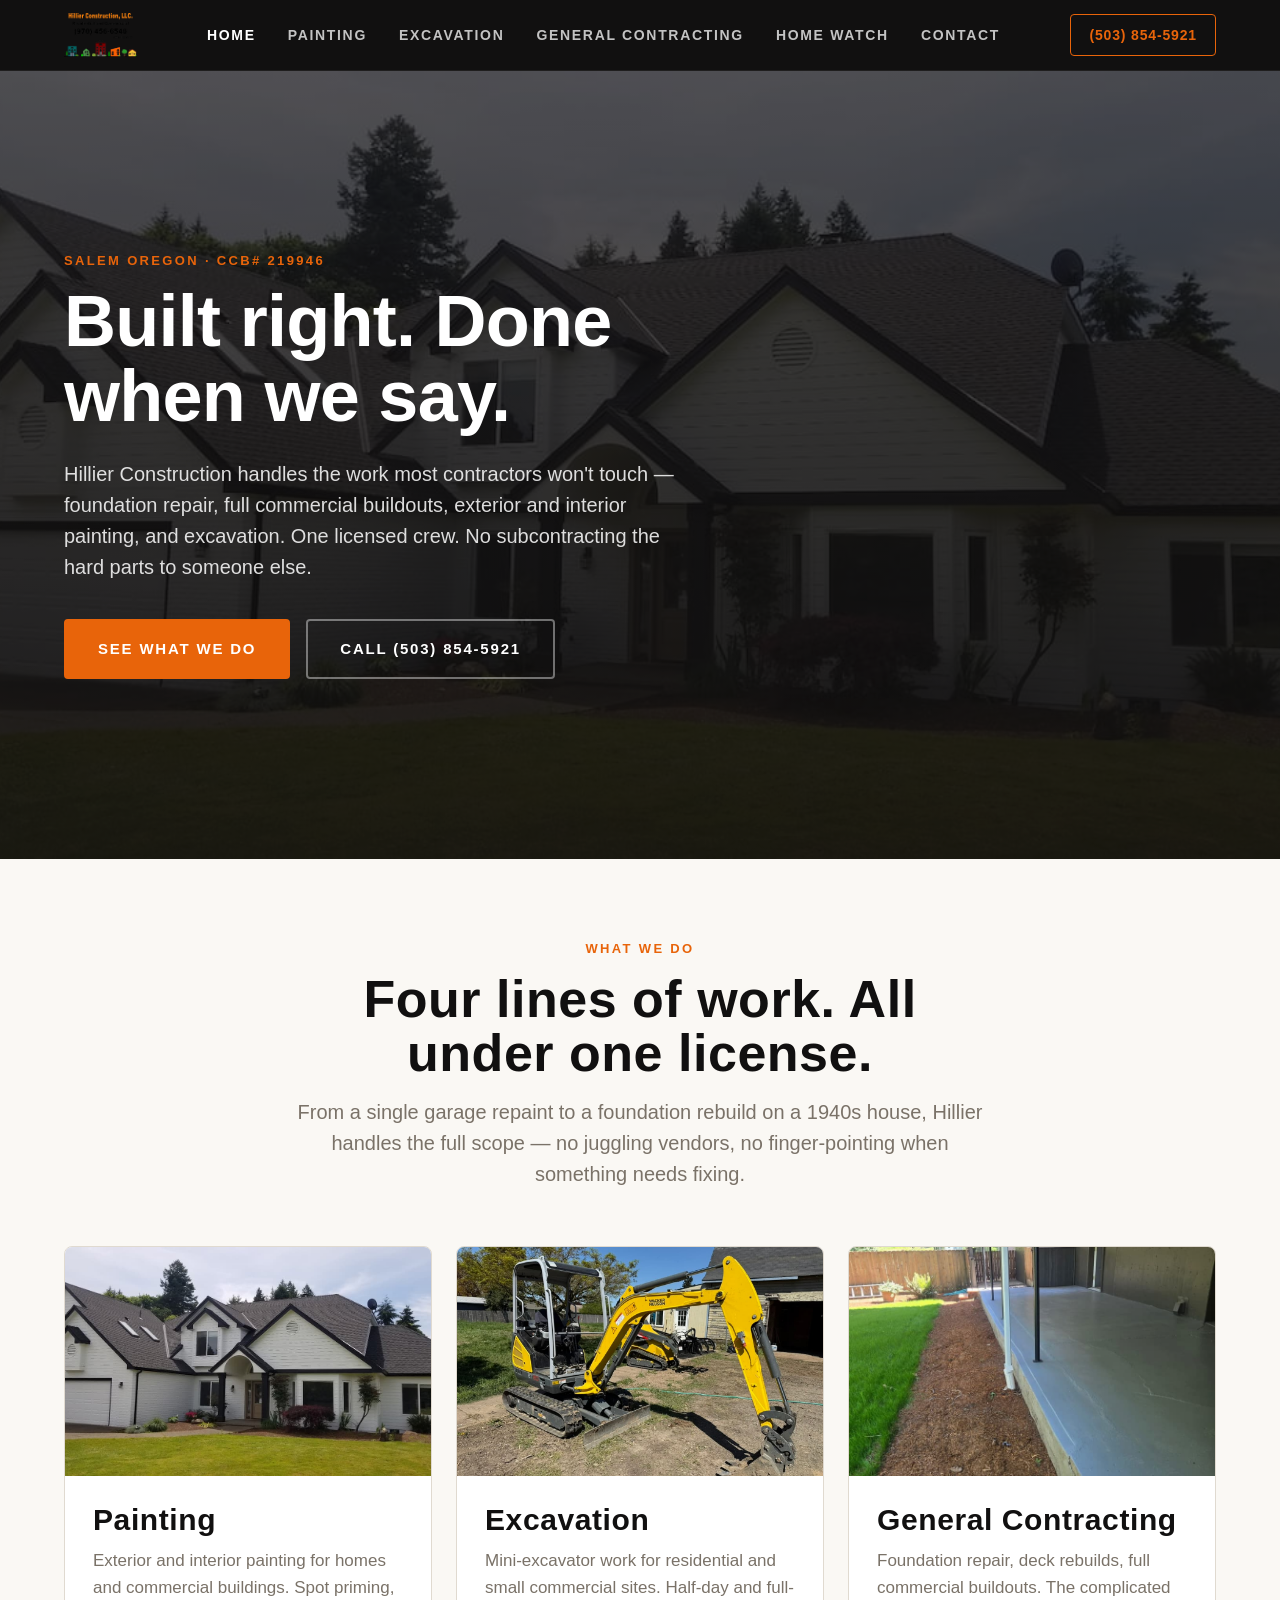
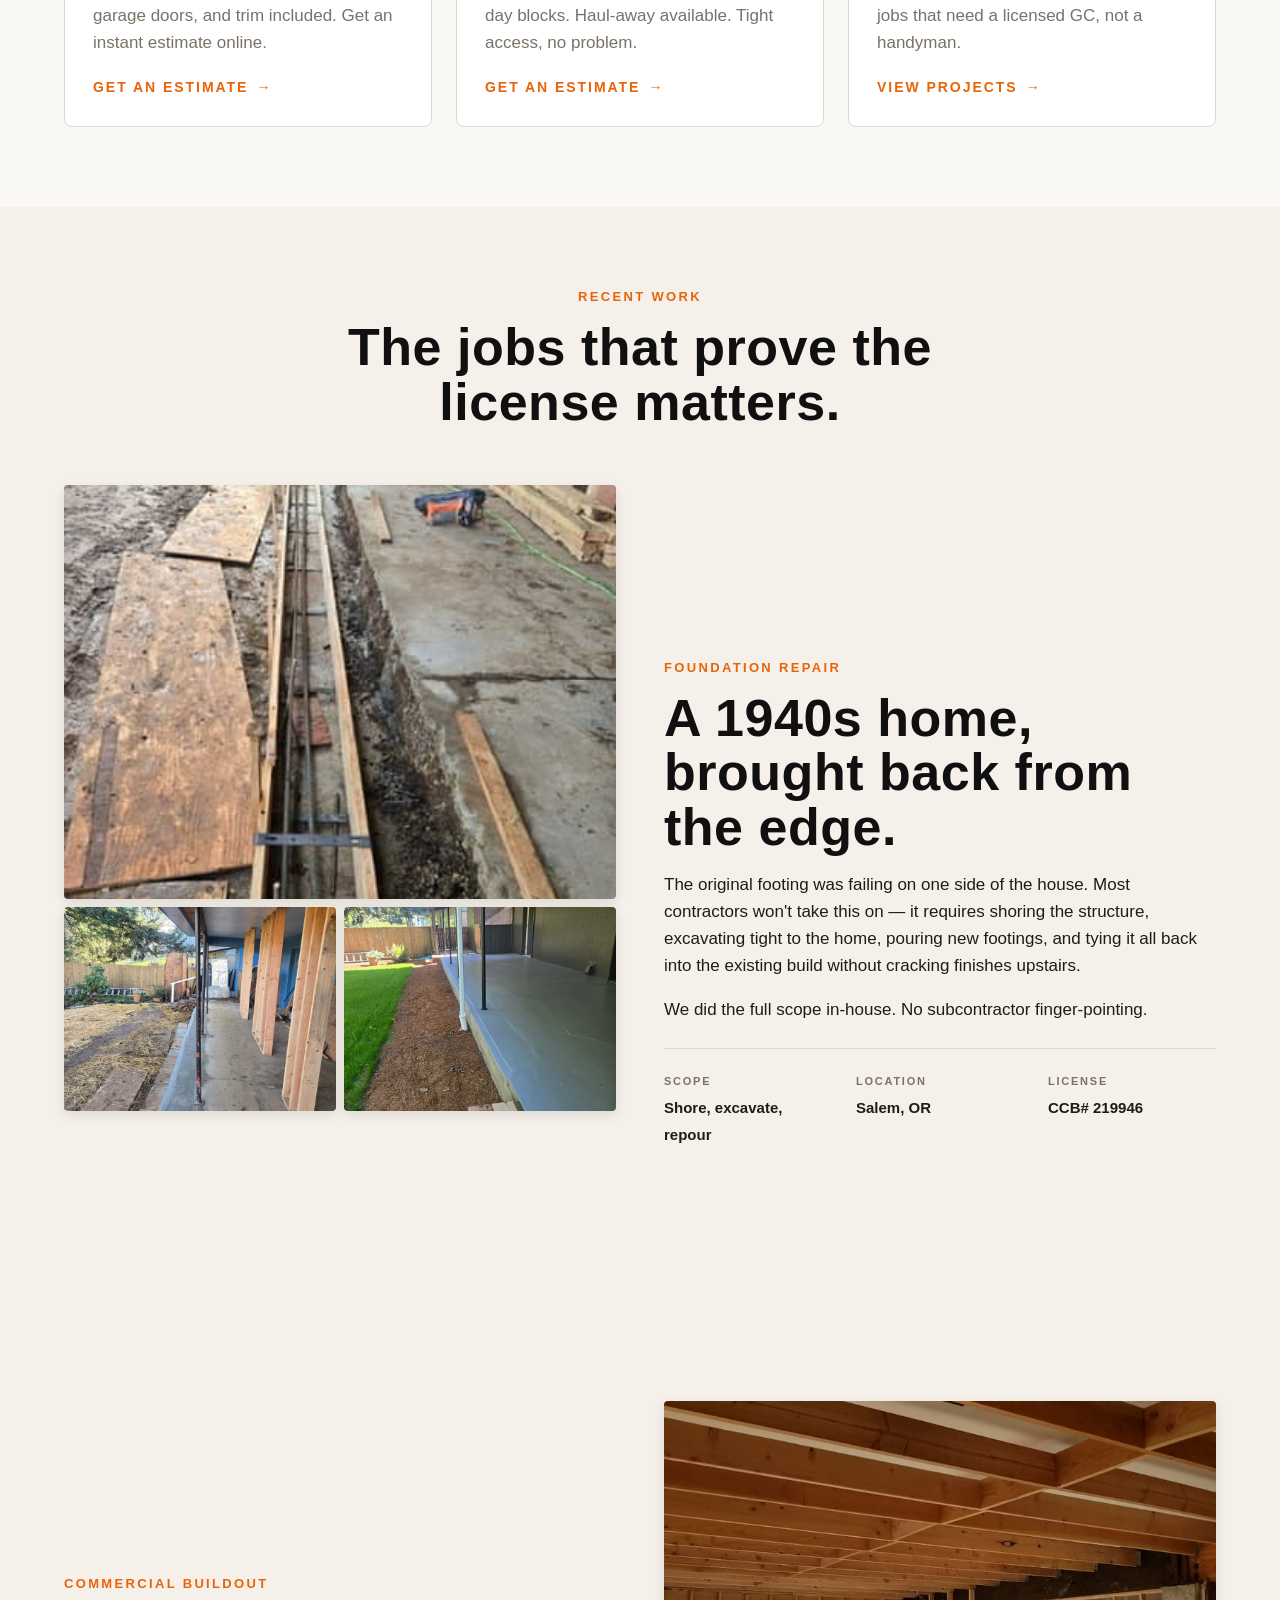
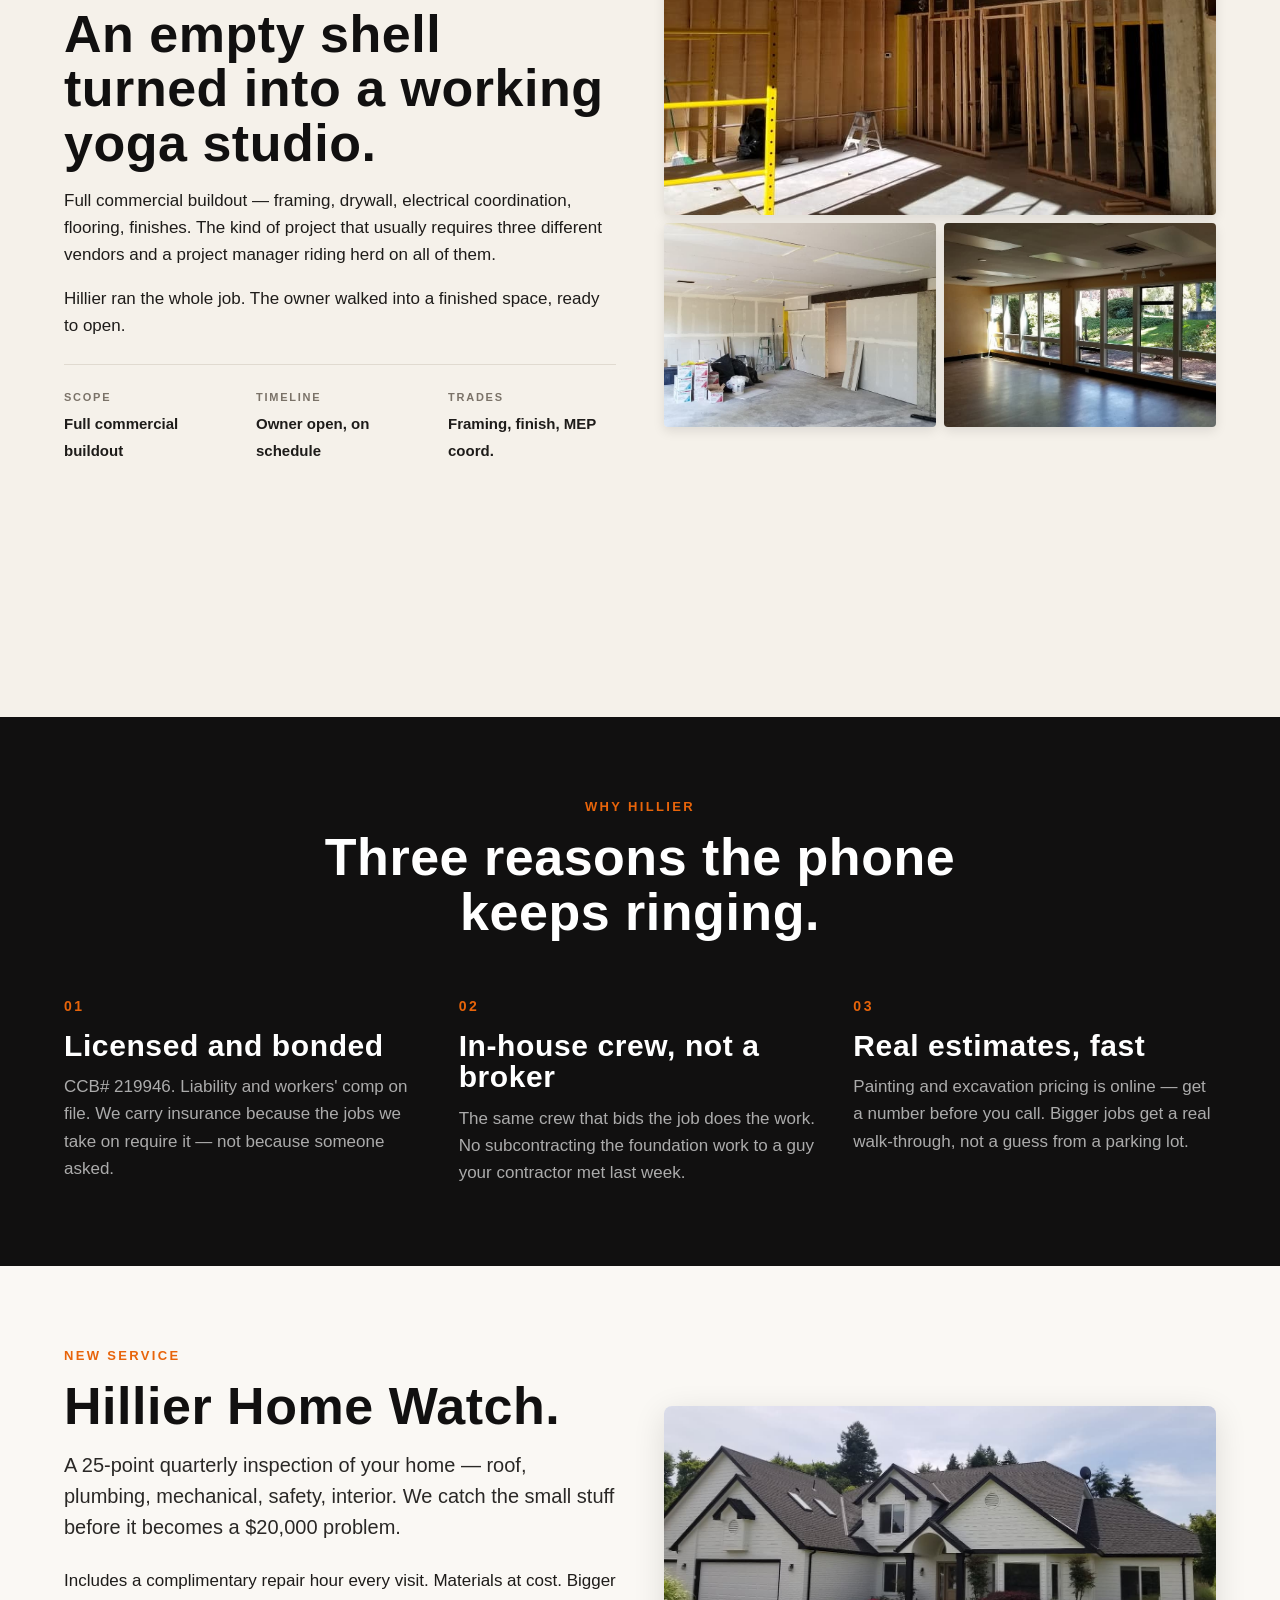
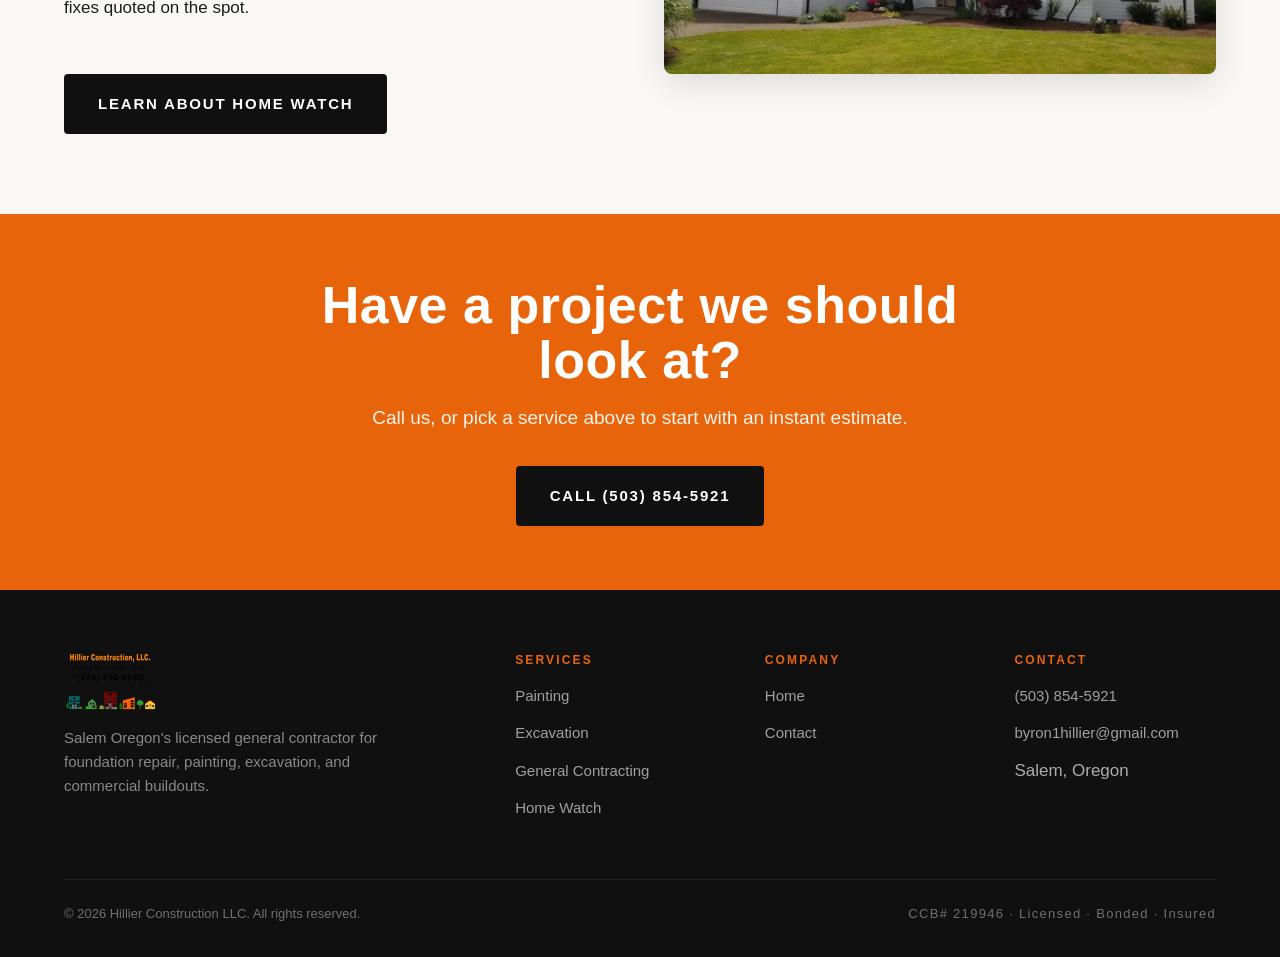
<file: index.html>
<!DOCTYPE html>
<html lang="en">
<head>
<meta charset="UTF-8">
<meta name="viewport" content="width=device-width, initial-scale=1.0">
<title>Hillier Construction — Salem Oregon General Contractor, Painting, Excavation</title>
<meta name="description" content="Salem Oregon licensed general contractor specializing in foundation repair, exterior and interior painting, excavation, and commercial buildouts. CCB# 219946.">
<link rel="stylesheet" href="styles.css">
</head>
<body>

<!-- ===== HEADER ===== -->
<header class="site-header">
  <nav class="nav">
    <a href="index.html" class="nav-logo"><img src="images/LogoHillier.png" alt="Hillier Construction" class="nav-logo-img"></a>
    <ul class="nav-links" id="navLinks">
      <li><a href="index.html" class="active">Home</a></li>
      <li><a href="painting.html">Painting</a></li>
      <li><a href="excavation.html">Excavation</a></li>
      <li><a href="gc.html">General Contracting</a></li>
      <li><a href="home-watch.html">Home Watch</a></li>
      <li><a href="contact.html">Contact</a></li>
    </ul>
    <a href="tel:5038545921" class="nav-phone">(503) 854-5921</a>
    <button class="nav-toggle" onclick="document.getElementById('navLinks').classList.toggle('open')">
      <span></span><span></span><span></span>
    </button>
  </nav>
</header>

<!-- ===== HERO ===== -->
<section class="hero">
  <div class="hero-image" style="background-image: url('images/HeroAfterPaint.jpg');"></div>
  <div class="hero-content">
    <span class="eyebrow">Salem Oregon · CCB# 219946</span>
    <h1>Built right. Done when we say.</h1>
    <p class="lead">Hillier Construction handles the work most contractors won't touch — foundation repair, full commercial buildouts, exterior and interior painting, and excavation. One licensed crew. No subcontracting the hard parts to someone else.</p>
    <div class="hero-actions">
      <a href="#services" class="btn btn-primary">See What We Do</a>
      <a href="tel:5038545921" class="btn btn-outline">Call (503) 854-5921</a>
    </div>
  </div>
</section>

<!-- ===== WHAT WE DO ===== -->
<section id="services">
  <div class="container">
    <div class="section-header">
      <span class="eyebrow">What We Do</span>
      <h2>Four lines of work. All under one license.</h2>
      <p class="lead">From a single garage repaint to a foundation rebuild on a 1940s house, Hillier handles the full scope — no juggling vendors, no finger-pointing when something needs fixing.</p>
    </div>

    <div class="service-grid">
      <a href="painting.html" class="service-card" style="text-decoration: none; color: inherit;">
        <div class="service-card-image" style="background-image: url('images/HeroAfterPaint.jpg');"></div>
        <div class="service-card-body">
          <h3>Painting</h3>
          <p>Exterior and interior painting for homes and commercial buildings. Spot priming, garage doors, and trim included. Get an instant estimate online.</p>
          <span class="service-card-link">Get an estimate</span>
        </div>
      </a>

      <a href="excavation.html" class="service-card" style="text-decoration: none; color: inherit;">
        <div class="service-card-image" style="background-image: url('images/Excavators.jpg');"></div>
        <div class="service-card-body">
          <h3>Excavation</h3>
          <p>Mini-excavator work for residential and small commercial sites. Half-day and full-day blocks. Haul-away available. Tight access, no problem.</p>
          <span class="service-card-link">Get an estimate</span>
        </div>
      </a>

      <a href="gc.html" class="service-card" style="text-decoration: none; color: inherit;">
        <div class="service-card-image" style="background-image: url('images/FoundationRepairFinal.jpg');"></div>
        <div class="service-card-body">
          <h3>General Contracting</h3>
          <p>Foundation repair, deck rebuilds, full commercial buildouts. The complicated jobs that need a licensed GC, not a handyman.</p>
          <span class="service-card-link">View projects</span>
        </div>
      </a>
    </div>
  </div>
</section>

<!-- ===== CASE STUDIES ===== -->
<section class="section-stone">
  <div class="container">
    <div class="section-header">
      <span class="eyebrow">Recent Work</span>
      <h2>The jobs that prove the license matters.</h2>
    </div>

    <!-- Foundation Repair -->
    <div class="case-study">
      <div class="case-study-images three">
        <img src="images/FoundationRepairBefore.jpg" alt="Foundation repair before — failing structure">
        <img src="images/FoundationRepairAfter.jpg" alt="Foundation repair during — new footing poured">
        <img src="images/FoundationRepairFinal.jpg" alt="Foundation repair complete">
      </div>
      <div class="case-study-body">
        <span class="eyebrow">Foundation Repair</span>
        <h2>A 1940s home, brought back from the edge.</h2>
        <p>The original footing was failing on one side of the house. Most contractors won't take this on — it requires shoring the structure, excavating tight to the home, pouring new footings, and tying it all back into the existing build without cracking finishes upstairs.</p>
        <p>We did the full scope in-house. No subcontractor finger-pointing.</p>
        <div class="case-study-meta">
          <div class="case-study-meta-item">
            <span class="case-study-meta-label">Scope</span>
            <span class="case-study-meta-value">Shore, excavate, repour</span>
          </div>
          <div class="case-study-meta-item">
            <span class="case-study-meta-label">Location</span>
            <span class="case-study-meta-value">Salem, OR</span>
          </div>
          <div class="case-study-meta-item">
            <span class="case-study-meta-label">License</span>
            <span class="case-study-meta-value">CCB# 219946</span>
          </div>
        </div>
      </div>
    </div>

    <!-- Yoga Studio -->
    <div class="case-study reverse">
      <div class="case-study-images three">
        <img src="images/YogaStudioBefore.jpg" alt="Commercial space before buildout">
        <img src="images/YogaStudioDuring.jpg" alt="Commercial buildout in progress — framing">
        <img src="images/YogaStudioAfter.jpg" alt="Finished yoga studio">
      </div>
      <div class="case-study-body">
        <span class="eyebrow">Commercial Buildout</span>
        <h2>An empty shell turned into a working yoga studio.</h2>
        <p>Full commercial buildout — framing, drywall, electrical coordination, flooring, finishes. The kind of project that usually requires three different vendors and a project manager riding herd on all of them.</p>
        <p>Hillier ran the whole job. The owner walked into a finished space, ready to open.</p>
        <div class="case-study-meta">
          <div class="case-study-meta-item">
            <span class="case-study-meta-label">Scope</span>
            <span class="case-study-meta-value">Full commercial buildout</span>
          </div>
          <div class="case-study-meta-item">
            <span class="case-study-meta-label">Timeline</span>
            <span class="case-study-meta-value">Owner open, on schedule</span>
          </div>
          <div class="case-study-meta-item">
            <span class="case-study-meta-label">Trades</span>
            <span class="case-study-meta-value">Framing, finish, MEP coord.</span>
          </div>
        </div>
      </div>
    </div>
  </div>
</section>

<!-- ===== WHY HILLIER ===== -->
<section class="section-dark">
  <div class="container">
    <div class="section-header">
      <span class="eyebrow" style="color: var(--orange);">Why Hillier</span>
      <h2 style="color: white;">Three reasons the phone keeps ringing.</h2>
    </div>

    <div class="value-grid">
      <div class="value-item">
        <span class="value-number">01</span>
        <h3 style="color: white;">Licensed and bonded</h3>
        <p style="color: rgba(255,255,255,0.65);">CCB# 219946. Liability and workers' comp on file. We carry insurance because the jobs we take on require it — not because someone asked.</p>
      </div>
      <div class="value-item">
        <span class="value-number">02</span>
        <h3 style="color: white;">In-house crew, not a broker</h3>
        <p style="color: rgba(255,255,255,0.65);">The same crew that bids the job does the work. No subcontracting the foundation work to a guy your contractor met last week.</p>
      </div>
      <div class="value-item">
        <span class="value-number">03</span>
        <h3 style="color: white;">Real estimates, fast</h3>
        <p style="color: rgba(255,255,255,0.65);">Painting and excavation pricing is online — get a number before you call. Bigger jobs get a real walk-through, not a guess from a parking lot.</p>
      </div>
    </div>
  </div>
</section>

<!-- ===== HOME WATCH PROMO ===== -->
<section>
  <div class="container">
    <div class="case-study">
      <div class="case-study-body">
        <span class="eyebrow">New Service</span>
        <h2>Hillier Home Watch.</h2>
        <p class="lead" style="margin-bottom: 24px;">A 25-point quarterly inspection of your home — roof, plumbing, mechanical, safety, interior. We catch the small stuff before it becomes a $20,000 problem.</p>
        <p>Includes a complimentary repair hour every visit. Materials at cost. Bigger fixes quoted on the spot.</p>
        <a href="home-watch.html" class="btn btn-dark mt-3">Learn About Home Watch</a>
      </div>
      <div>
        <img src="images/HeroAfterPaint.jpg" alt="A well-maintained home" style="width: 100%; border-radius: var(--radius-lg); box-shadow: var(--shadow-lg);">
      </div>
    </div>
  </div>
</section>

<!-- ===== CTA STRIP ===== -->
<section class="cta-strip">
  <div class="container-narrow">
    <h2>Have a project we should look at?</h2>
    <p>Call us, or pick a service above to start with an instant estimate.</p>
    <div class="hero-actions" style="justify-content: center;">
      <a href="tel:5038545921" class="btn btn-dark">Call (503) 854-5921</a>
    </div>
  </div>
</section>

<!-- ===== FOOTER ===== -->
<footer class="site-footer">
  <div class="container">
    <div class="footer-grid">
      <div class="footer-brand">
        <img src="images/LogoHillier.png" alt="Hillier Construction" class="footer-logo-img">
        <p>Salem Oregon's licensed general contractor for foundation repair, painting, excavation, and commercial buildouts.</p>
      </div>
      <div class="footer-col">
        <h4>Services</h4>
        <ul>
          <li><a href="painting.html">Painting</a></li>
          <li><a href="excavation.html">Excavation</a></li>
          <li><a href="gc.html">General Contracting</a></li>
          <li><a href="home-watch.html">Home Watch</a></li>
        </ul>
      </div>
      <div class="footer-col">
        <h4>Company</h4>
        <ul>
          <li><a href="index.html">Home</a></li>
          <li><a href="contact.html">Contact</a></li>
        </ul>
      </div>
      <div class="footer-col">
        <h4>Contact</h4>
        <ul>
          <li><a href="tel:5038545921">(503) 854-5921</a></li>
          <li><a href="mailto:byron1hillier@gmail.com">byron1hillier@gmail.com</a></li>
          <li>Salem, Oregon</li>
        </ul>
      </div>
    </div>
    <div class="footer-bottom">
      <span>© 2026 Hillier Construction LLC. All rights reserved.</span>
      <span class="ccb">CCB# 219946 · Licensed · Bonded · Insured</span>
    </div>
  </div>
</footer>

</body>
</html>
</file>
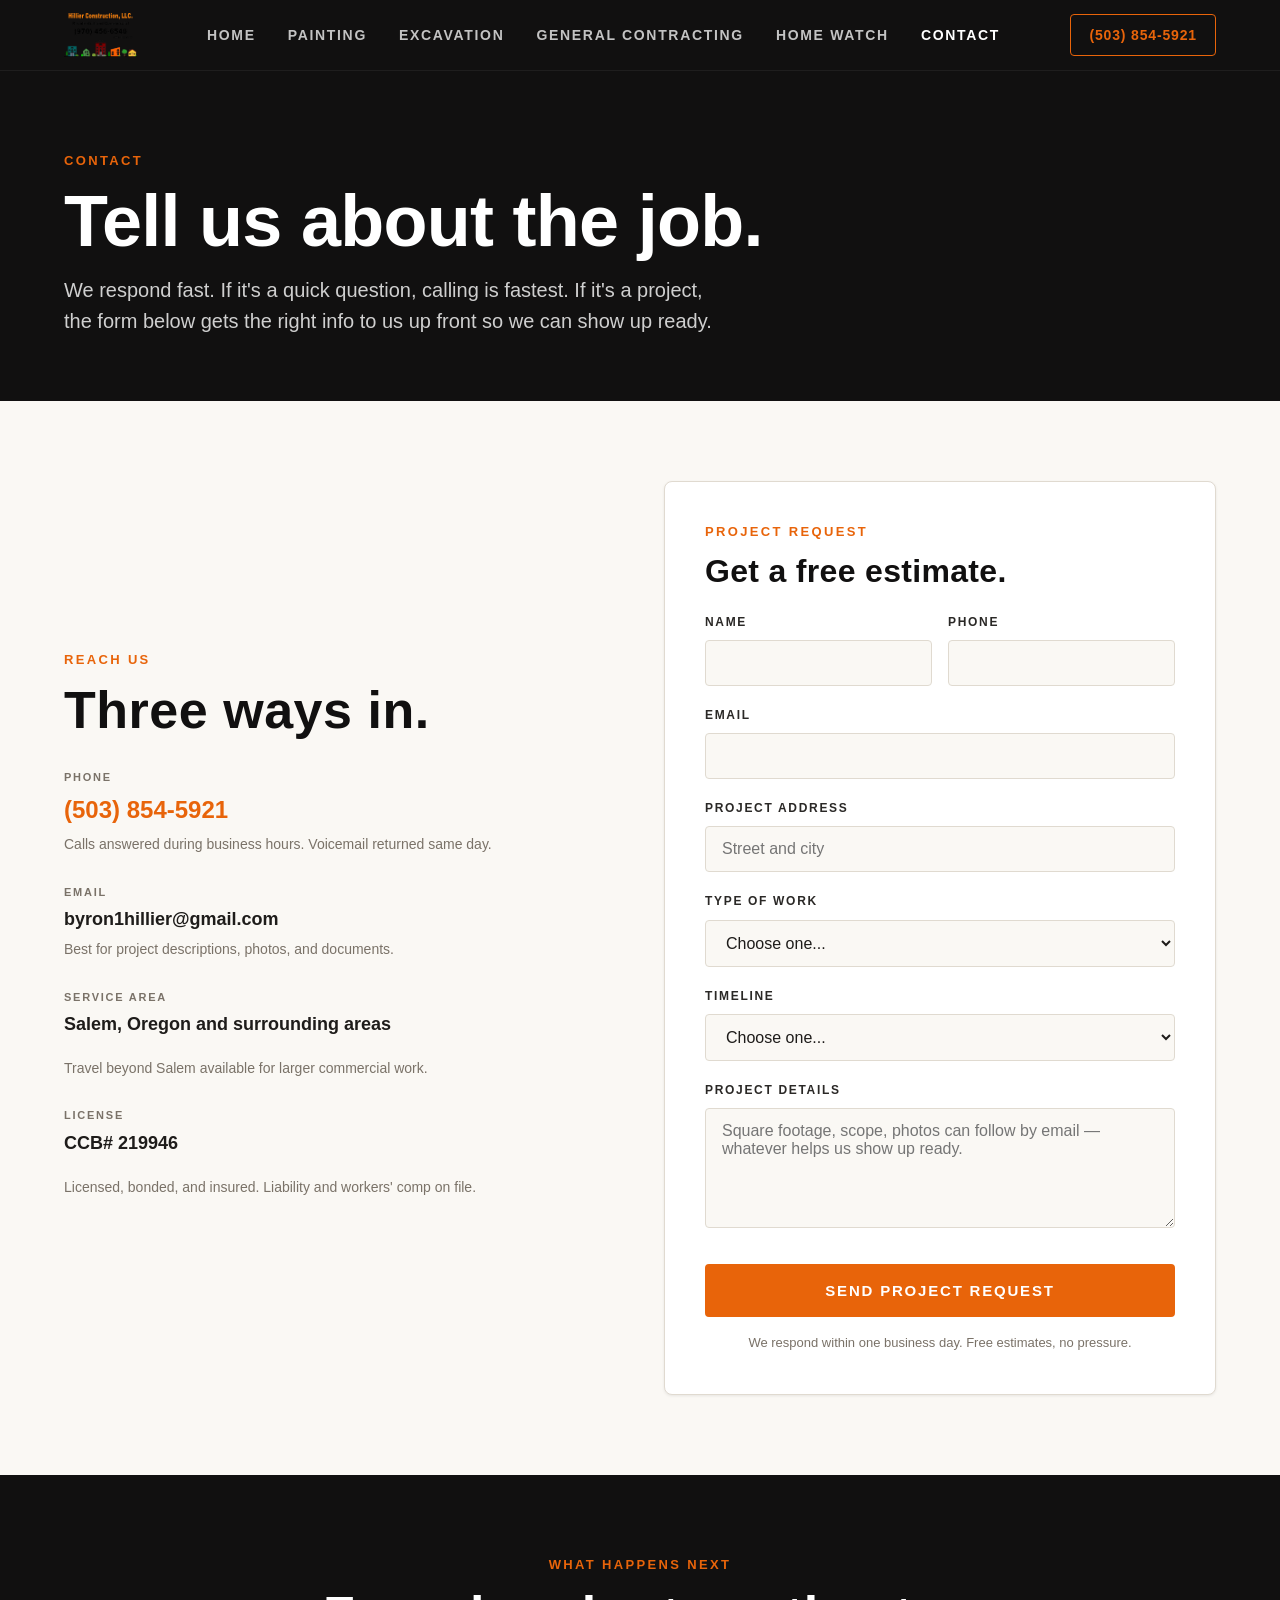
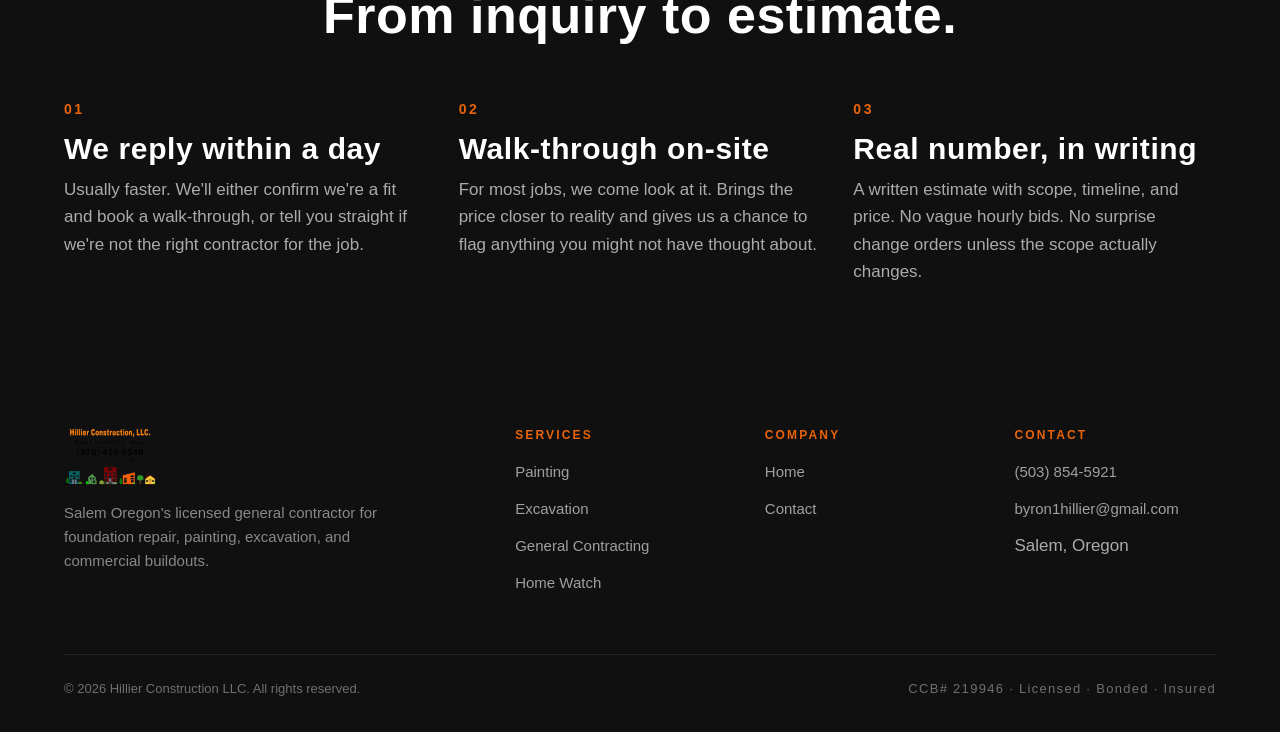
<file: contact.html>
<!DOCTYPE html>
<html lang="en">
<head>
<meta charset="UTF-8">
<meta name="viewport" content="width=device-width, initial-scale=1.0">
<title>Contact — Hillier Construction | Salem Oregon</title>
<meta name="description" content="Get a free estimate from Hillier Construction. Salem Oregon licensed general contractor. Call (503) 854-5921 or send a project request online. CCB# 219946.">
<link rel="stylesheet" href="styles.css">
</head>
<body>

<!-- ===== HEADER ===== -->
<header class="site-header">
  <nav class="nav">
    <a href="index.html" class="nav-logo"><img src="images/LogoHillier.png" alt="Hillier Construction" class="nav-logo-img"></a>
    <ul class="nav-links" id="navLinks">
      <li><a href="index.html">Home</a></li>
      <li><a href="painting.html">Painting</a></li>
      <li><a href="excavation.html">Excavation</a></li>
      <li><a href="gc.html">General Contracting</a></li>
      <li><a href="home-watch.html">Home Watch</a></li>
      <li><a href="contact.html" class="active">Contact</a></li>
    </ul>
    <a href="tel:5038545921" class="nav-phone">(503) 854-5921</a>
    <button class="nav-toggle" onclick="document.getElementById('navLinks').classList.toggle('open')">
      <span></span><span></span><span></span>
    </button>
  </nav>
</header>

<!-- ===== PAGE HEADER ===== -->
<section class="page-header">
  <div class="container">
    <span class="eyebrow">Contact</span>
    <h1>Tell us about the job.</h1>
    <p class="lead">We respond fast. If it's a quick question, calling is fastest. If it's a project, the form below gets the right info to us up front so we can show up ready.</p>
  </div>
</section>

<!-- ===== CONTACT GRID ===== -->
<section>
  <div class="container">
    <div class="case-study">

      <!-- LEFT: CONTACT INFO -->
      <div class="case-study-body">
        <span class="eyebrow">Reach Us</span>
        <h2 style="margin-bottom: 32px;">Three ways in.</h2>

        <div style="margin-bottom: 28px;">
          <span class="case-study-meta-label">Phone</span>
          <a href="tel:5038545921" style="font-size: 24px; font-weight: 700; color: var(--orange); display: block; margin-top: 4px;">(503) 854-5921</a>
          <p style="color: var(--muted); font-size: 14px; margin-top: 4px;">Calls answered during business hours. Voicemail returned same day.</p>
        </div>

        <div style="margin-bottom: 28px;">
          <span class="case-study-meta-label">Email</span>
          <a href="mailto:byron1hillier@gmail.com" style="font-size: 18px; font-weight: 600; color: var(--text); display: block; margin-top: 4px;">byron1hillier@gmail.com</a>
          <p style="color: var(--muted); font-size: 14px; margin-top: 4px;">Best for project descriptions, photos, and documents.</p>
        </div>

        <div style="margin-bottom: 28px;">
          <span class="case-study-meta-label">Service Area</span>
          <p style="font-size: 18px; font-weight: 600; color: var(--text); margin-top: 4px;">Salem, Oregon and surrounding areas</p>
          <p style="color: var(--muted); font-size: 14px; margin-top: 4px;">Travel beyond Salem available for larger commercial work.</p>
        </div>

        <div style="margin-bottom: 28px;">
          <span class="case-study-meta-label">License</span>
          <p style="font-size: 18px; font-weight: 600; color: var(--text); margin-top: 4px;">CCB# 219946</p>
          <p style="color: var(--muted); font-size: 14px; margin-top: 4px;">Licensed, bonded, and insured. Liability and workers' comp on file.</p>
        </div>

      </div>

      <!-- RIGHT: FORM -->
      <div>
        <div class="form-card">
          <span class="eyebrow">Project Request</span>
          <h2 style="font-size: 32px; margin-bottom: 24px;">Get a free estimate.</h2>

          <form action="https://formspree.io/f/xaqagqqp" method="POST">

            <div class="form-row">
              <div class="form-group">
                <label class="form-label" for="name">Name</label>
                <input type="text" id="name" name="name" class="form-input" required>
              </div>
              <div class="form-group">
                <label class="form-label" for="phone">Phone</label>
                <input type="tel" id="phone" name="phone" class="form-input" required>
              </div>
            </div>

            <div class="form-group">
              <label class="form-label" for="email">Email</label>
              <input type="email" id="email" name="email" class="form-input" required>
            </div>

            <div class="form-group">
              <label class="form-label" for="address">Project Address</label>
              <input type="text" id="address" name="address" class="form-input" placeholder="Street and city">
            </div>

            <div class="form-group">
              <label class="form-label" for="service">Type of Work</label>
              <select id="service" name="service" class="form-select" required>
                <option value="">Choose one...</option>
                <option value="Painting — Exterior">Painting — Exterior</option>
                <option value="Painting — Interior">Painting — Interior</option>
                <option value="Excavation">Excavation</option>
                <option value="Foundation Repair">Foundation Repair</option>
                <option value="Deck or Addition">Deck or Addition</option>
                <option value="Commercial Buildout">Commercial Buildout</option>
                <option value="Home Watch Inspection">Home Watch Inspection</option>
                <option value="Other / Not Sure">Other / Not Sure</option>
              </select>
            </div>

            <div class="form-group">
              <label class="form-label" for="timeline">Timeline</label>
              <select id="timeline" name="timeline" class="form-select">
                <option value="">Choose one...</option>
                <option value="ASAP">ASAP</option>
                <option value="Within 30 days">Within 30 days</option>
                <option value="1–3 months">1–3 months</option>
                <option value="Just exploring">Just exploring</option>
              </select>
            </div>

            <div class="form-group">
              <label class="form-label" for="message">Project Details</label>
              <textarea id="message" name="message" class="form-textarea" placeholder="Square footage, scope, photos can follow by email — whatever helps us show up ready."></textarea>
            </div>

            <button type="submit" class="btn btn-primary form-submit">Send Project Request</button>

            <p style="color: var(--muted); font-size: 13px; margin-top: 16px; text-align: center;">We respond within one business day. Free estimates, no pressure.</p>

          </form>
        </div>
      </div>

    </div>
  </div>
</section>

<!-- ===== WHAT HAPPENS NEXT ===== -->
<section class="section-dark">
  <div class="container">
    <div class="section-header">
      <span class="eyebrow" style="color: var(--orange);">What Happens Next</span>
      <h2 style="color: white;">From inquiry to estimate.</h2>
    </div>

    <div class="value-grid">
      <div class="value-item">
        <span class="value-number">01</span>
        <h3 style="color: white;">We reply within a day</h3>
        <p style="color: rgba(255,255,255,0.65);">Usually faster. We'll either confirm we're a fit and book a walk-through, or tell you straight if we're not the right contractor for the job.</p>
      </div>
      <div class="value-item">
        <span class="value-number">02</span>
        <h3 style="color: white;">Walk-through on-site</h3>
        <p style="color: rgba(255,255,255,0.65);">For most jobs, we come look at it. Brings the price closer to reality and gives us a chance to flag anything you might not have thought about.</p>
      </div>
      <div class="value-item">
        <span class="value-number">03</span>
        <h3 style="color: white;">Real number, in writing</h3>
        <p style="color: rgba(255,255,255,0.65);">A written estimate with scope, timeline, and price. No vague hourly bids. No surprise change orders unless the scope actually changes.</p>
      </div>
    </div>
  </div>
</section>

<!-- ===== FOOTER ===== -->
<footer class="site-footer">
  <div class="container">
    <div class="footer-grid">
      <div class="footer-brand">
        <img src="images/LogoHillier.png" alt="Hillier Construction" class="footer-logo-img">
        <p>Salem Oregon's licensed general contractor for foundation repair, painting, excavation, and commercial buildouts.</p>
      </div>
      <div class="footer-col">
        <h4>Services</h4>
        <ul>
          <li><a href="painting.html">Painting</a></li>
          <li><a href="excavation.html">Excavation</a></li>
          <li><a href="gc.html">General Contracting</a></li>
          <li><a href="home-watch.html">Home Watch</a></li>
        </ul>
      </div>
      <div class="footer-col">
        <h4>Company</h4>
        <ul>
          <li><a href="index.html">Home</a></li>
          <li><a href="contact.html">Contact</a></li>
        </ul>
      </div>
      <div class="footer-col">
        <h4>Contact</h4>
        <ul>
          <li><a href="tel:5038545921">(503) 854-5921</a></li>
          <li><a href="mailto:byron1hillier@gmail.com">byron1hillier@gmail.com</a></li>
          <li>Salem, Oregon</li>
        </ul>
      </div>
    </div>
    <div class="footer-bottom">
      <span>© 2026 Hillier Construction LLC. All rights reserved.</span>
      <span class="ccb">CCB# 219946 · Licensed · Bonded · Insured</span>
    </div>
  </div>
</footer>

</body>
</html>
</file>
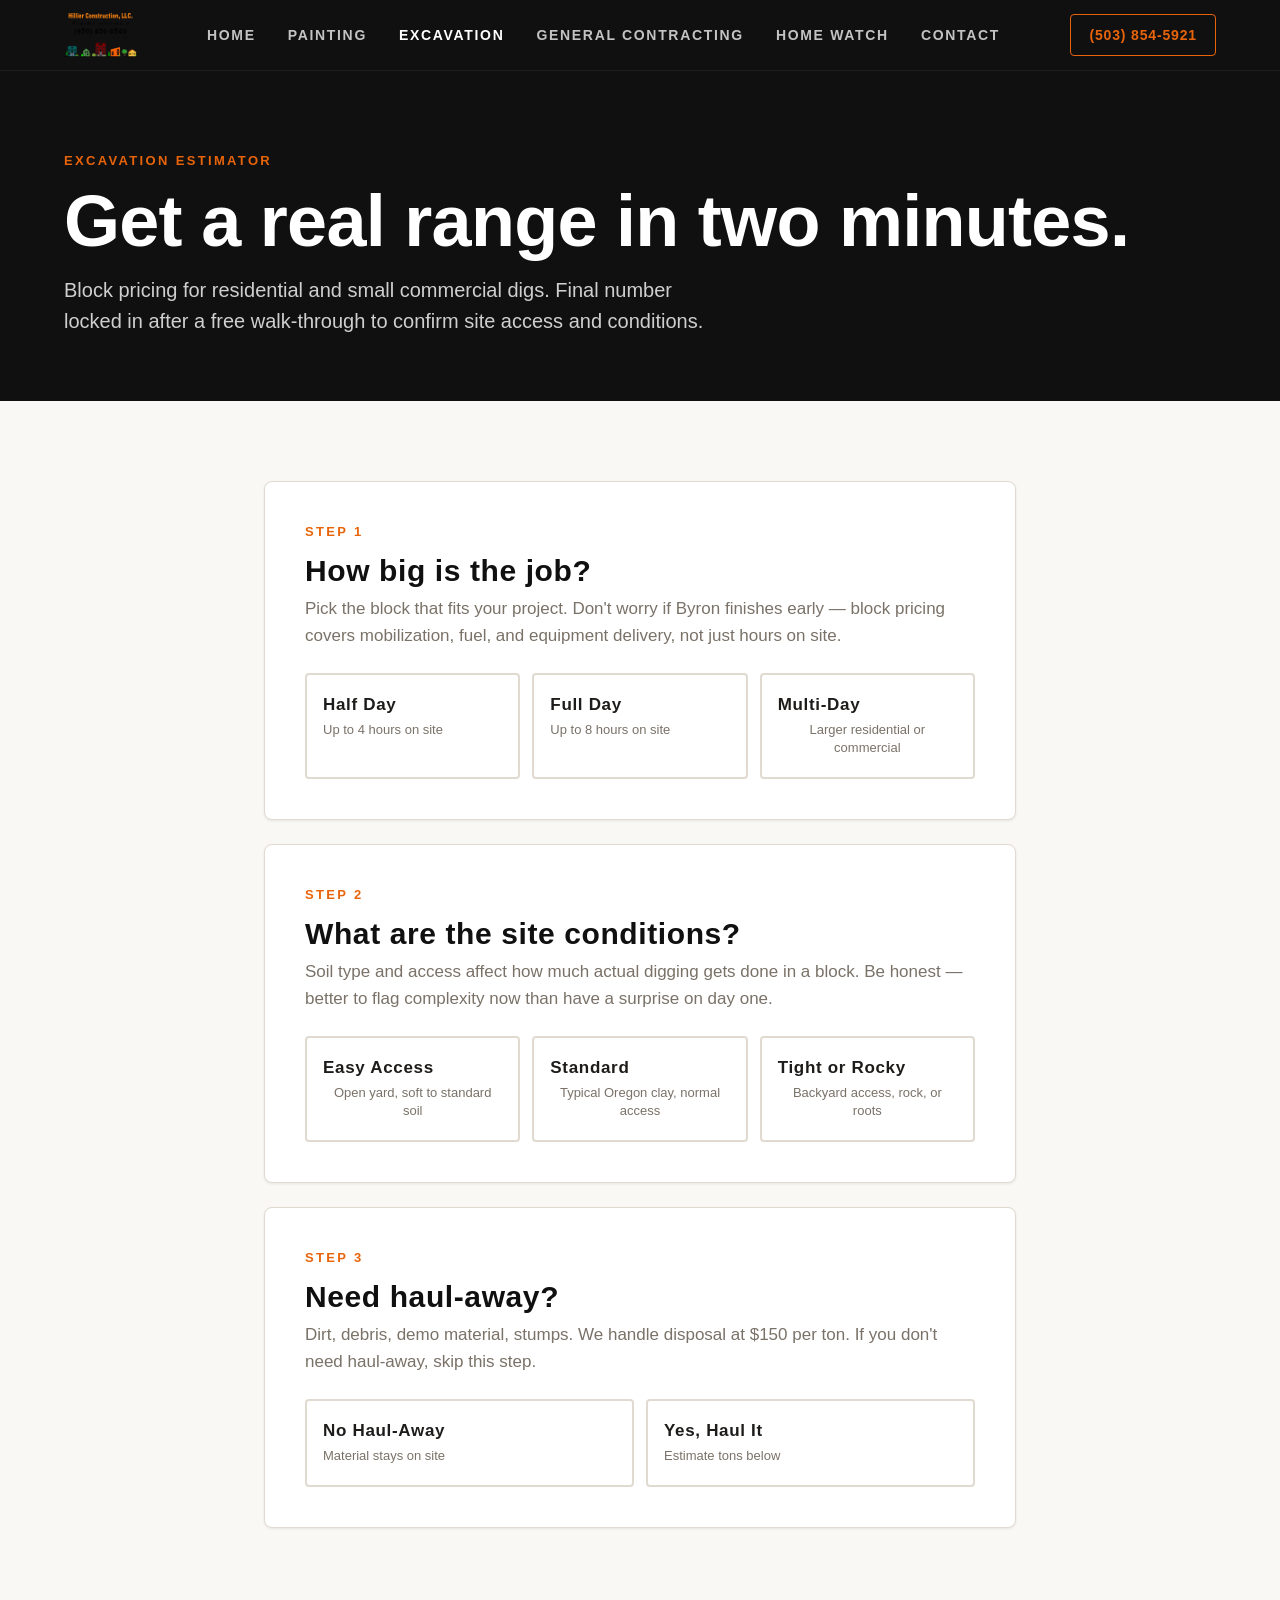
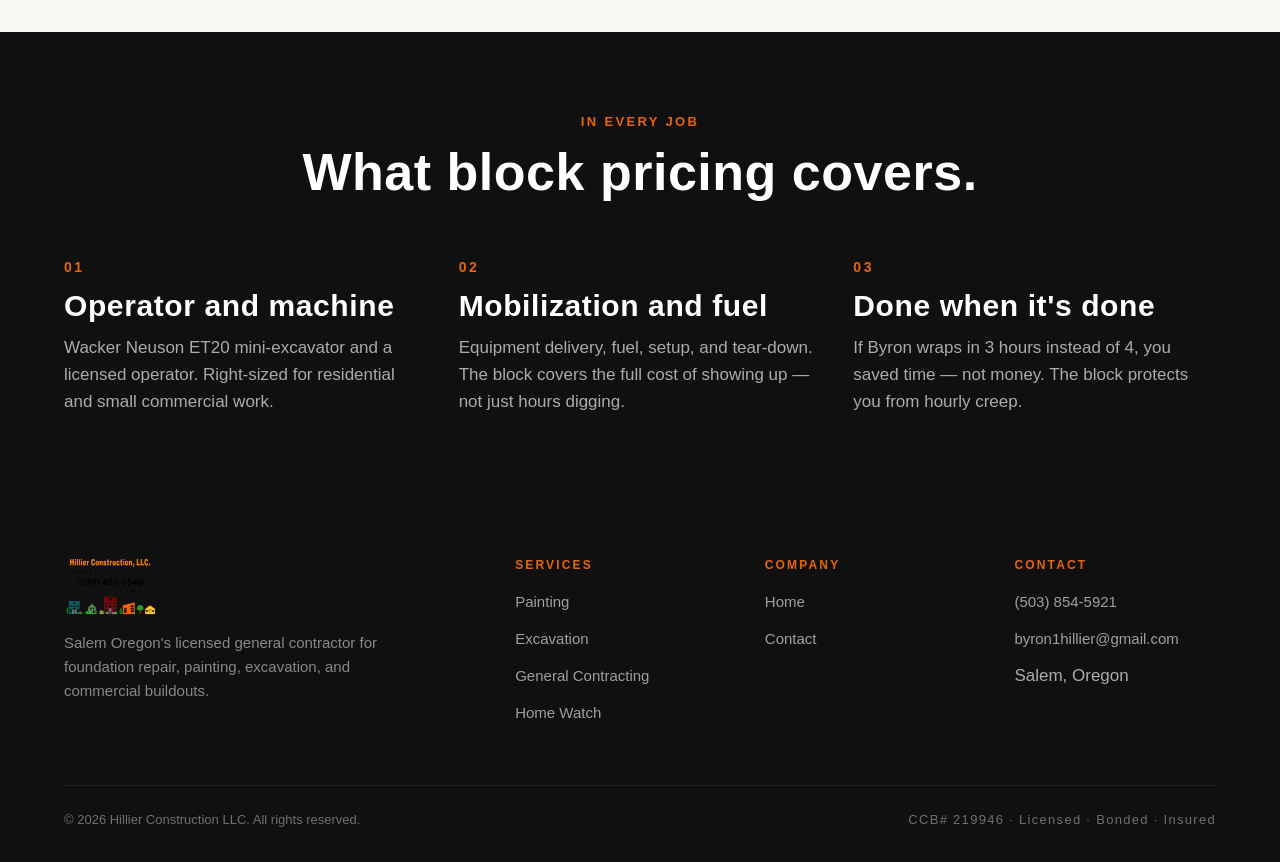
<file: estimate-excavation.html>
<!DOCTYPE html>
<html lang="en">
<head>
<meta charset="UTF-8">
<meta name="viewport" content="width=device-width, initial-scale=1.0">
<title>Free Excavation Estimate — Hillier Construction | Salem Oregon</title>
<meta name="description" content="Get an instant excavation estimate range from Hillier Construction. Mini-excavator work, drainage, footings, demo. Licensed, insured, CCB# 219946.">
<link rel="stylesheet" href="styles.css">
</head>
<body>

<!-- ===== HEADER ===== -->
<header class="site-header">
  <nav class="nav">
    <a href="index.html" class="nav-logo"><img src="images/LogoHillier.png" alt="Hillier Construction" class="nav-logo-img"></a>
    <ul class="nav-links" id="navLinks">
      <li><a href="index.html">Home</a></li>
      <li><a href="painting.html">Painting</a></li>
      <li><a href="excavation.html" class="active">Excavation</a></li>
      <li><a href="gc.html">General Contracting</a></li>
      <li><a href="home-watch.html">Home Watch</a></li>
      <li><a href="contact.html">Contact</a></li>
    </ul>
    <a href="tel:5038545921" class="nav-phone">(503) 854-5921</a>
    <button class="nav-toggle" onclick="document.getElementById('navLinks').classList.toggle('open')">
      <span></span><span></span><span></span>
    </button>
  </nav>
</header>

<!-- ===== PAGE HEADER ===== -->
<section class="page-header">
  <div class="container">
    <span class="eyebrow">Excavation Estimator</span>
    <h1>Get a real range in two minutes.</h1>
    <p class="lead">Block pricing for residential and small commercial digs. Final number locked in after a free walk-through to confirm site access and conditions.</p>
  </div>
</section>

<!-- ===== ESTIMATOR ===== -->
<section>
  <div class="container-narrow">

    <!-- STEP 1: Job size -->
    <div class="form-card" style="margin-bottom: 24px;">
      <span class="eyebrow">Step 1</span>
      <h3 style="margin-bottom: 8px;">How big is the job?</h3>
      <p style="color: var(--muted); margin-bottom: 24px;">Pick the block that fits your project. Don't worry if Byron finishes early — block pricing covers mobilization, fuel, and equipment delivery, not just hours on site.</p>

      <div class="estimator-grid">
        <button type="button" class="estimator-option" onclick="pickBlock('half', this)">
          <span class="opt-label">Half Day</span>
          <span class="opt-sub">Up to 4 hours on site</span>
        </button>
        <button type="button" class="estimator-option" onclick="pickBlock('full', this)">
          <span class="opt-label">Full Day</span>
          <span class="opt-sub">Up to 8 hours on site</span>
        </button>
        <button type="button" class="estimator-option" onclick="pickBlock('multi', this)">
          <span class="opt-label">Multi-Day</span>
          <span class="opt-sub">Larger residential or commercial</span>
        </button>
      </div>
    </div>

    <!-- STEP 2: Site conditions -->
    <div class="form-card" style="margin-bottom: 24px;">
      <span class="eyebrow">Step 2</span>
      <h3 style="margin-bottom: 8px;">What are the site conditions?</h3>
      <p style="color: var(--muted); margin-bottom: 24px;">Soil type and access affect how much actual digging gets done in a block. Be honest — better to flag complexity now than have a surprise on day one.</p>

      <div class="estimator-grid">
        <button type="button" class="estimator-option" onclick="pickConditions('easy', this)">
          <span class="opt-label">Easy Access</span>
          <span class="opt-sub">Open yard, soft to standard soil</span>
        </button>
        <button type="button" class="estimator-option" onclick="pickConditions('standard', this)">
          <span class="opt-label">Standard</span>
          <span class="opt-sub">Typical Oregon clay, normal access</span>
        </button>
        <button type="button" class="estimator-option" onclick="pickConditions('tight', this)">
          <span class="opt-label">Tight or Rocky</span>
          <span class="opt-sub">Backyard access, rock, or roots</span>
        </button>
      </div>
    </div>

    <!-- STEP 3: Haul-away -->
    <div class="form-card" style="margin-bottom: 24px;">
      <span class="eyebrow">Step 3</span>
      <h3 style="margin-bottom: 8px;">Need haul-away?</h3>
      <p style="color: var(--muted); margin-bottom: 24px;">Dirt, debris, demo material, stumps. We handle disposal at $150 per ton. If you don't need haul-away, skip this step.</p>

      <div class="estimator-grid" style="grid-template-columns: 1fr 1fr;">
        <button type="button" class="estimator-option" onclick="pickHaul('none', this)">
          <span class="opt-label">No Haul-Away</span>
          <span class="opt-sub">Material stays on site</span>
        </button>
        <button type="button" class="estimator-option" onclick="pickHaul('yes', this)">
          <span class="opt-label">Yes, Haul It</span>
          <span class="opt-sub">Estimate tons below</span>
        </button>
      </div>

      <div id="tonsBox" style="display: none; margin-top: 20px;">
        <div class="form-group">
          <label class="form-label" for="tons">Estimated tons (rough guess)</label>
          <input type="number" id="tons" class="form-input" placeholder="e.g. 4" min="1" max="100" oninput="updateEstimate()">
          <p style="color: var(--muted); font-size: 13px; margin-top: 8px;">Rough guide: a small pickup truck bed full ≈ 1 ton. A standard dump trailer ≈ 5–8 tons. Don't worry about being exact — Byron will confirm at the walk-through.</p>
        </div>
      </div>
    </div>

    <!-- ESTIMATE DISPLAY -->
    <div id="estimateBox" class="estimate-display" style="display: none;">
      <div class="estimate-inner">
        <span class="eyebrow" style="color: var(--orange);">Your Estimate Range</span>
        <div class="estimate-amount" id="estimateAmount">$0 – $0</div>
        <p class="estimate-note">Range covers easy through complex site conditions. Final number locked in after a free walk-through.</p>

        <div class="estimate-breakdown">
          <div class="bk-row"><span>Job size</span><span id="bkBlock">—</span></div>
          <div class="bk-row"><span>Site conditions</span><span id="bkConditions">—</span></div>
          <div class="bk-row"><span>Haul-away</span><span id="bkHaul">—</span></div>
          <div class="bk-row"><span>Operator and machine</span><span style="color: var(--orange);">Included</span></div>
          <div class="bk-row"><span>Mobilization and fuel</span><span style="color: var(--orange);">Included</span></div>
        </div>
      </div>
    </div>

    <!-- LEAD CAPTURE -->
    <div id="leadBox" class="form-card" style="display: none;">
      <span class="eyebrow">Lock It In</span>
      <h3 style="margin-bottom: 8px;">Want to schedule a walk-through?</h3>
      <p style="color: var(--muted); margin-bottom: 24px;">Send us your info and we'll set up a free site visit to confirm the number and answer questions. No pressure, no obligation.</p>

      <form action="https://formspree.io/f/xaqagqqp" method="POST">
        <input type="hidden" name="trade" value="Excavation Estimate">
        <input type="hidden" name="estimate_range" id="hiddenRange">
        <input type="hidden" name="job_size" id="hiddenBlock">
        <input type="hidden" name="site_conditions" id="hiddenConditions">
        <input type="hidden" name="haul_away" id="hiddenHaul">

        <div class="form-row">
          <div class="form-group">
            <label class="form-label" for="name">Name</label>
            <input type="text" id="name" name="name" class="form-input" required>
          </div>
          <div class="form-group">
            <label class="form-label" for="phone">Phone</label>
            <input type="tel" id="phone" name="phone" class="form-input" required>
          </div>
        </div>

        <div class="form-group">
          <label class="form-label" for="email">Email</label>
          <input type="email" id="email" name="email" class="form-input" required>
        </div>

        <div class="form-group">
          <label class="form-label" for="address">Property address</label>
          <input type="text" id="address" name="address" class="form-input" placeholder="Street and city" required>
        </div>

        <div class="form-group">
          <label class="form-label" for="notes">Anything else? <span style="color: var(--muted); font-weight: 400; text-transform: none; letter-spacing: 0;">(optional)</span></label>
          <textarea id="notes" name="notes" class="form-textarea" placeholder="Project description, timeline, photos can follow by email..."></textarea>
        </div>

        <button type="submit" class="btn btn-primary form-submit">Schedule My Walk-Through</button>
        <p style="color: var(--muted); font-size: 13px; margin-top: 16px; text-align: center;">We respond within one business day. Free walk-through, no obligation.</p>
      </form>
    </div>

  </div>
</section>

<!-- ===== WHAT'S INCLUDED ===== -->
<section class="section-dark">
  <div class="container">
    <div class="section-header">
      <span class="eyebrow" style="color: var(--orange);">In Every Job</span>
      <h2 style="color: white;">What block pricing covers.</h2>
    </div>

    <div class="value-grid">
      <div class="value-item">
        <span class="value-number">01</span>
        <h3 style="color: white;">Operator and machine</h3>
        <p style="color: rgba(255,255,255,0.65);">Wacker Neuson ET20 mini-excavator and a licensed operator. Right-sized for residential and small commercial work.</p>
      </div>
      <div class="value-item">
        <span class="value-number">02</span>
        <h3 style="color: white;">Mobilization and fuel</h3>
        <p style="color: rgba(255,255,255,0.65);">Equipment delivery, fuel, setup, and tear-down. The block covers the full cost of showing up — not just hours digging.</p>
      </div>
      <div class="value-item">
        <span class="value-number">03</span>
        <h3 style="color: white;">Done when it's done</h3>
        <p style="color: rgba(255,255,255,0.65);">If Byron wraps in 3 hours instead of 4, you saved time — not money. The block protects you from hourly creep.</p>
      </div>
    </div>
  </div>
</section>

<!-- ===== FOOTER ===== -->
<footer class="site-footer">
  <div class="container">
    <div class="footer-grid">
      <div class="footer-brand">
        <img src="images/LogoHillier.png" alt="Hillier Construction" class="footer-logo-img">
        <p>Salem Oregon's licensed general contractor for foundation repair, painting, excavation, and commercial buildouts.</p>
      </div>
      <div class="footer-col">
        <h4>Services</h4>
        <ul>
          <li><a href="painting.html">Painting</a></li>
          <li><a href="excavation.html">Excavation</a></li>
          <li><a href="gc.html">General Contracting</a></li>
          <li><a href="home-watch.html">Home Watch</a></li>
        </ul>
      </div>
      <div class="footer-col">
        <h4>Company</h4>
        <ul>
          <li><a href="index.html">Home</a></li>
          <li><a href="contact.html">Contact</a></li>
        </ul>
      </div>
      <div class="footer-col">
        <h4>Contact</h4>
        <ul>
          <li><a href="tel:5038545921">(503) 854-5921</a></li>
          <li><a href="mailto:byron1hillier@gmail.com">byron1hillier@gmail.com</a></li>
          <li>Salem, Oregon</li>
        </ul>
      </div>
    </div>
    <div class="footer-bottom">
      <span>© 2026 Hillier Construction LLC. All rights reserved.</span>
      <span class="ccb">CCB# 219946 · Licensed · Bonded · Insured</span>
    </div>
  </div>
</footer>

<script>
const state = { block: null, conditions: null, haul: null, tons: 0 };

const BLOCK_BASE = {
  half:  { low: 500,  high: 750 },
  full:  { low: 1000, high: 1500 },
  multi: { low: 2500, high: 6000 }
};

const BLOCK_LABELS = {
  half:  'Half day (up to 4 hrs)',
  full:  'Full day (up to 8 hrs)',
  multi: 'Multi-day project'
};

const CONDITION_MULT = {
  easy:     { low: 0.95, high: 1.05 },
  standard: { low: 1.00, high: 1.20 },
  tight:    { low: 1.15, high: 1.40 }
};

const CONDITION_LABELS = {
  easy:     'Easy access, soft soil',
  standard: 'Standard Oregon clay',
  tight:    'Tight access or rocky'
};

const HAUL_RATE = 150;

function pickBlock(b, btn) {
  state.block = b;
  btn.parentElement.querySelectorAll('.estimator-option').forEach(x => x.classList.remove('selected'));
  btn.classList.add('selected');
  updateEstimate();
}

function pickConditions(c, btn) {
  state.conditions = c;
  btn.parentElement.querySelectorAll('.estimator-option').forEach(x => x.classList.remove('selected'));
  btn.classList.add('selected');
  updateEstimate();
}

function pickHaul(h, btn) {
  state.haul = h;
  btn.parentElement.querySelectorAll('.estimator-option').forEach(x => x.classList.remove('selected'));
  btn.classList.add('selected');
  document.getElementById('tonsBox').style.display = (h === 'yes') ? 'block' : 'none';
  if (h === 'none') state.tons = 0;
  updateEstimate();
}

function updateEstimate() {
  const tonsInput = document.getElementById('tons');
  state.tons = (state.haul === 'yes' && tonsInput.value) ? parseFloat(tonsInput.value) : 0;

  if (!state.block || !state.conditions || !state.haul) {
    document.getElementById('estimateBox').style.display = 'none';
    document.getElementById('leadBox').style.display = 'none';
    return;
  }

  if (state.haul === 'yes' && (!state.tons || state.tons < 1)) {
    document.getElementById('estimateBox').style.display = 'none';
    document.getElementById('leadBox').style.display = 'none';
    return;
  }

  const base = BLOCK_BASE[state.block];
  const mult = CONDITION_MULT[state.conditions];
  const haulCost = state.tons * HAUL_RATE;

  const low  = Math.round((base.low  * mult.low  + haulCost) / 50) * 50;
  const high = Math.round((base.high * mult.high + haulCost) / 50) * 50;

  document.getElementById('estimateAmount').textContent =
    '$' + low.toLocaleString() + ' – $' + high.toLocaleString();

  document.getElementById('bkBlock').textContent = BLOCK_LABELS[state.block];
  document.getElementById('bkConditions').textContent = CONDITION_LABELS[state.conditions];
  document.getElementById('bkHaul').textContent =
    state.haul === 'yes' ? state.tons + ' tons (~$' + haulCost.toLocaleString() + ')' : 'None';

  document.getElementById('hiddenRange').value = '$' + low.toLocaleString() + ' – $' + high.toLocaleString();
  document.getElementById('hiddenBlock').value = BLOCK_LABELS[state.block];
  document.getElementById('hiddenConditions').value = CONDITION_LABELS[state.conditions];
  document.getElementById('hiddenHaul').value = state.haul === 'yes' ? state.tons + ' tons' : 'None';

  document.getElementById('estimateBox').style.display = 'block';
  document.getElementById('leadBox').style.display = 'block';
}
</script>

</body>
</html>
</file>
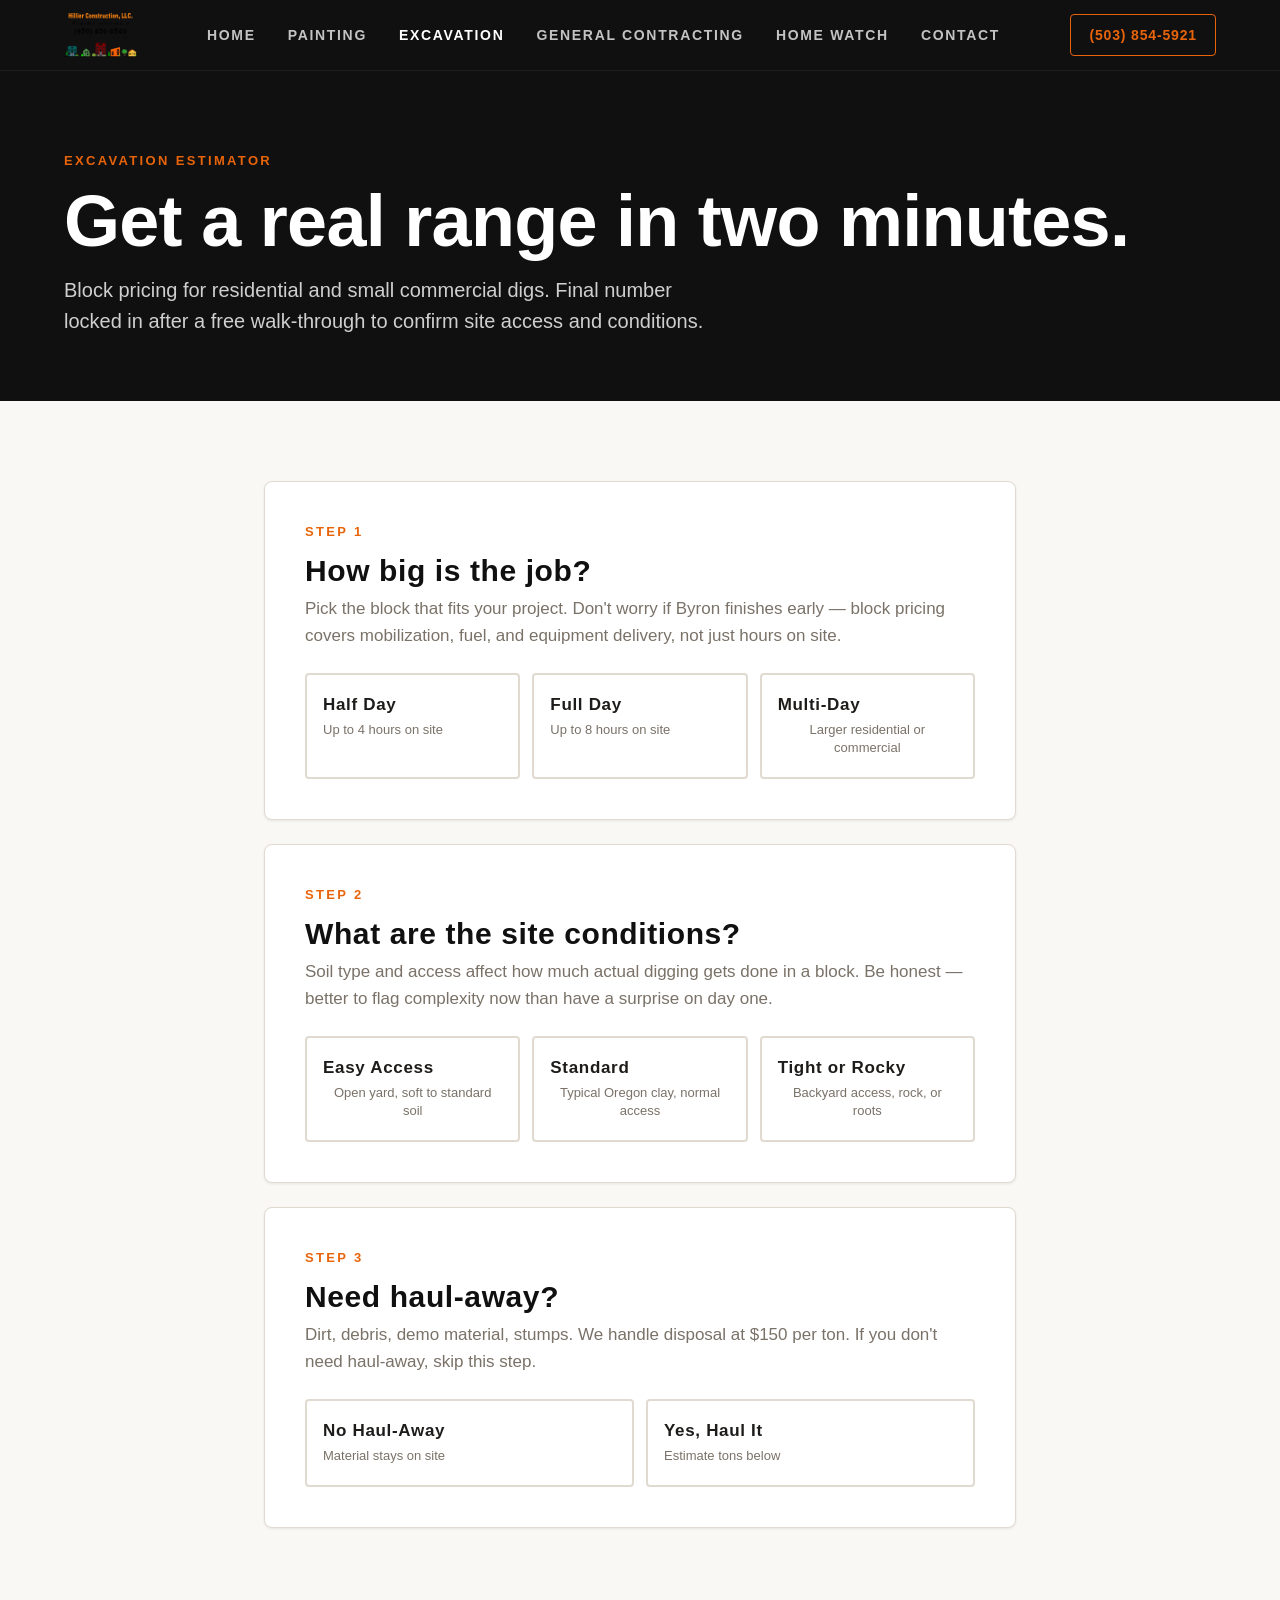
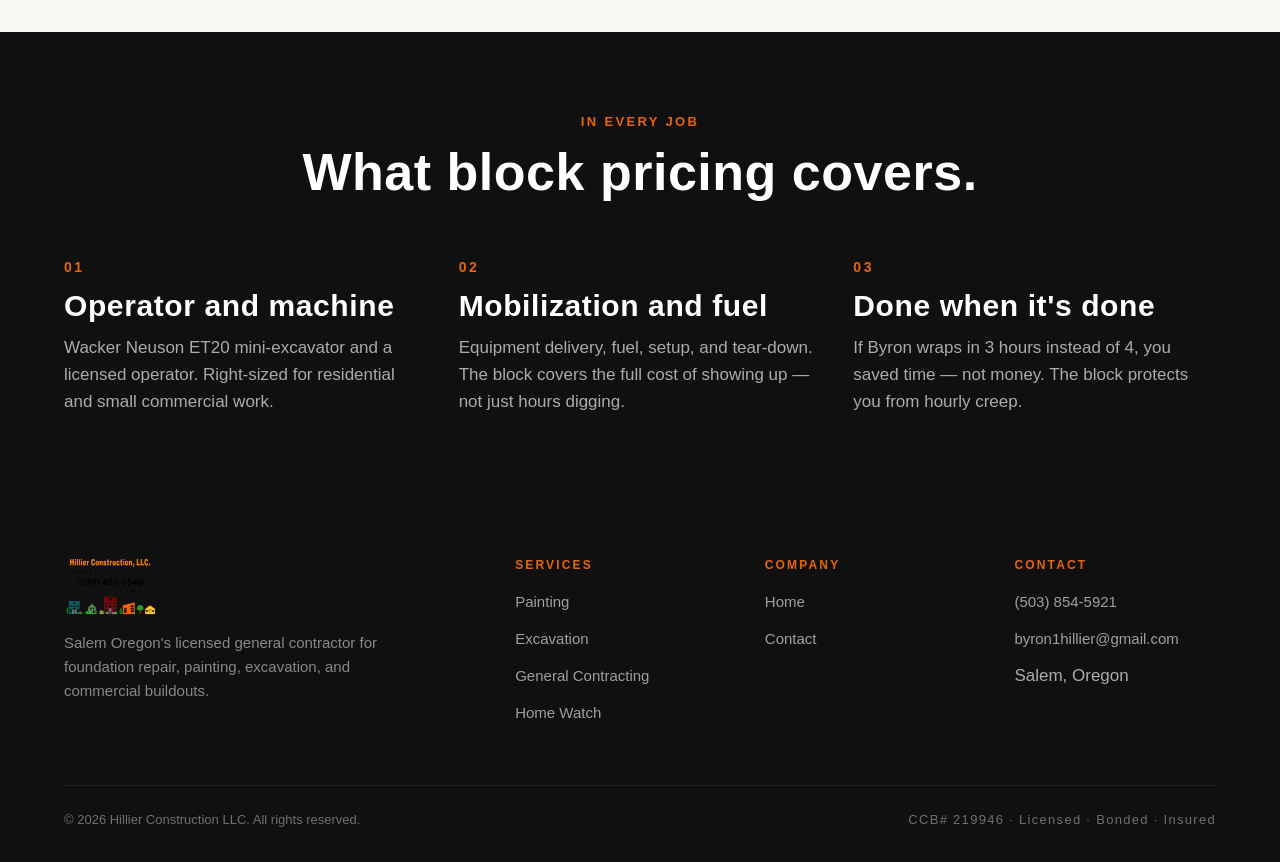
<file: estimate-excavator.html>
<!DOCTYPE html>
<html lang="en">
<head>
<meta charset="UTF-8">
<meta name="viewport" content="width=device-width, initial-scale=1.0">
<title>Free Excavation Estimate — Hillier Construction | Salem Oregon</title>
<meta name="description" content="Get an instant excavation estimate range from Hillier Construction. Mini-excavator work, drainage, footings, demo. Licensed, insured, CCB# 219946.">
<link rel="stylesheet" href="styles.css">
</head>
<body>

<!-- ===== HEADER ===== -->
<header class="site-header">
  <nav class="nav">
    <a href="index.html" class="nav-logo"><img src="images/LogoHillier.png" alt="Hillier Construction" class="nav-logo-img"></a>
    <ul class="nav-links" id="navLinks">
      <li><a href="index.html">Home</a></li>
      <li><a href="painting.html">Painting</a></li>
      <li><a href="excavation.html" class="active">Excavation</a></li>
      <li><a href="gc.html">General Contracting</a></li>
      <li><a href="home-watch.html">Home Watch</a></li>
      <li><a href="contact.html">Contact</a></li>
    </ul>
    <a href="tel:5038545921" class="nav-phone">(503) 854-5921</a>
    <button class="nav-toggle" onclick="document.getElementById('navLinks').classList.toggle('open')">
      <span></span><span></span><span></span>
    </button>
  </nav>
</header>

<!-- ===== PAGE HEADER ===== -->
<section class="page-header">
  <div class="container">
    <span class="eyebrow">Excavation Estimator</span>
    <h1>Get a real range in two minutes.</h1>
    <p class="lead">Block pricing for residential and small commercial digs. Final number locked in after a free walk-through to confirm site access and conditions.</p>
  </div>
</section>

<!-- ===== ESTIMATOR ===== -->
<section>
  <div class="container-narrow">

    <!-- STEP 1: Job size -->
    <div class="form-card" style="margin-bottom: 24px;">
      <span class="eyebrow">Step 1</span>
      <h3 style="margin-bottom: 8px;">How big is the job?</h3>
      <p style="color: var(--muted); margin-bottom: 24px;">Pick the block that fits your project. Don't worry if Byron finishes early — block pricing covers mobilization, fuel, and equipment delivery, not just hours on site.</p>

      <div class="estimator-grid">
        <button type="button" class="estimator-option" onclick="pickBlock('half', this)">
          <span class="opt-label">Half Day</span>
          <span class="opt-sub">Up to 4 hours on site</span>
        </button>
        <button type="button" class="estimator-option" onclick="pickBlock('full', this)">
          <span class="opt-label">Full Day</span>
          <span class="opt-sub">Up to 8 hours on site</span>
        </button>
        <button type="button" class="estimator-option" onclick="pickBlock('multi', this)">
          <span class="opt-label">Multi-Day</span>
          <span class="opt-sub">Larger residential or commercial</span>
        </button>
      </div>
    </div>

    <!-- STEP 2: Site conditions -->
    <div class="form-card" style="margin-bottom: 24px;">
      <span class="eyebrow">Step 2</span>
      <h3 style="margin-bottom: 8px;">What are the site conditions?</h3>
      <p style="color: var(--muted); margin-bottom: 24px;">Soil type and access affect how much actual digging gets done in a block. Be honest — better to flag complexity now than have a surprise on day one.</p>

      <div class="estimator-grid">
        <button type="button" class="estimator-option" onclick="pickConditions('easy', this)">
          <span class="opt-label">Easy Access</span>
          <span class="opt-sub">Open yard, soft to standard soil</span>
        </button>
        <button type="button" class="estimator-option" onclick="pickConditions('standard', this)">
          <span class="opt-label">Standard</span>
          <span class="opt-sub">Typical Oregon clay, normal access</span>
        </button>
        <button type="button" class="estimator-option" onclick="pickConditions('tight', this)">
          <span class="opt-label">Tight or Rocky</span>
          <span class="opt-sub">Backyard access, rock, or roots</span>
        </button>
      </div>
    </div>

    <!-- STEP 3: Haul-away -->
    <div class="form-card" style="margin-bottom: 24px;">
      <span class="eyebrow">Step 3</span>
      <h3 style="margin-bottom: 8px;">Need haul-away?</h3>
      <p style="color: var(--muted); margin-bottom: 24px;">Dirt, debris, demo material, stumps. We handle disposal at $150 per ton. If you don't need haul-away, skip this step.</p>

      <div class="estimator-grid" style="grid-template-columns: 1fr 1fr;">
        <button type="button" class="estimator-option" onclick="pickHaul('none', this)">
          <span class="opt-label">No Haul-Away</span>
          <span class="opt-sub">Material stays on site</span>
        </button>
        <button type="button" class="estimator-option" onclick="pickHaul('yes', this)">
          <span class="opt-label">Yes, Haul It</span>
          <span class="opt-sub">Estimate tons below</span>
        </button>
      </div>

      <div id="tonsBox" style="display: none; margin-top: 20px;">
        <div class="form-group">
          <label class="form-label" for="tons">Estimated tons (rough guess)</label>
          <input type="number" id="tons" class="form-input" placeholder="e.g. 4" min="1" max="100" oninput="updateEstimate()">
          <p style="color: var(--muted); font-size: 13px; margin-top: 8px;">Rough guide: a small pickup truck bed full ≈ 1 ton. A standard dump trailer ≈ 5–8 tons. Don't worry about being exact — Byron will confirm at the walk-through.</p>
        </div>
      </div>
    </div>

    <!-- ESTIMATE DISPLAY -->
    <div id="estimateBox" class="estimate-display" style="display: none;">
      <div class="estimate-inner">
        <span class="eyebrow" style="color: var(--orange);">Your Estimate Range</span>
        <div class="estimate-amount" id="estimateAmount">$0 – $0</div>
        <p class="estimate-note">Range covers easy through complex site conditions. Final number locked in after a free walk-through.</p>

        <div class="estimate-breakdown">
          <div class="bk-row"><span>Job size</span><span id="bkBlock">—</span></div>
          <div class="bk-row"><span>Site conditions</span><span id="bkConditions">—</span></div>
          <div class="bk-row"><span>Haul-away</span><span id="bkHaul">—</span></div>
          <div class="bk-row"><span>Operator and machine</span><span style="color: var(--orange);">Included</span></div>
          <div class="bk-row"><span>Mobilization and fuel</span><span style="color: var(--orange);">Included</span></div>
        </div>
      </div>
    </div>

    <!-- LEAD CAPTURE -->
    <div id="leadBox" class="form-card" style="display: none;">
      <span class="eyebrow">Lock It In</span>
      <h3 style="margin-bottom: 8px;">Want to schedule a walk-through?</h3>
      <p style="color: var(--muted); margin-bottom: 24px;">Send us your info and we'll set up a free site visit to confirm the number and answer questions. No pressure, no obligation.</p>

      <form action="https://formspree.io/f/xaqagqqp" method="POST">
        <input type="hidden" name="trade" value="Excavation Estimate">
        <input type="hidden" name="estimate_range" id="hiddenRange">
        <input type="hidden" name="job_size" id="hiddenBlock">
        <input type="hidden" name="site_conditions" id="hiddenConditions">
        <input type="hidden" name="haul_away" id="hiddenHaul">

        <div class="form-row">
          <div class="form-group">
            <label class="form-label" for="name">Name</label>
            <input type="text" id="name" name="name" class="form-input" required>
          </div>
          <div class="form-group">
            <label class="form-label" for="phone">Phone</label>
            <input type="tel" id="phone" name="phone" class="form-input" required>
          </div>
        </div>

        <div class="form-group">
          <label class="form-label" for="email">Email</label>
          <input type="email" id="email" name="email" class="form-input" required>
        </div>

        <div class="form-group">
          <label class="form-label" for="address">Property address</label>
          <input type="text" id="address" name="address" class="form-input" placeholder="Street and city" required>
        </div>

        <div class="form-group">
          <label class="form-label" for="notes">Anything else? <span style="color: var(--muted); font-weight: 400; text-transform: none; letter-spacing: 0;">(optional)</span></label>
          <textarea id="notes" name="notes" class="form-textarea" placeholder="Project description, timeline, photos can follow by email..."></textarea>
        </div>

        <button type="submit" class="btn btn-primary form-submit">Schedule My Walk-Through</button>
        <p style="color: var(--muted); font-size: 13px; margin-top: 16px; text-align: center;">We respond within one business day. Free walk-through, no obligation.</p>
      </form>
    </div>

  </div>
</section>

<!-- ===== WHAT'S INCLUDED ===== -->
<section class="section-dark">
  <div class="container">
    <div class="section-header">
      <span class="eyebrow" style="color: var(--orange);">In Every Job</span>
      <h2 style="color: white;">What block pricing covers.</h2>
    </div>

    <div class="value-grid">
      <div class="value-item">
        <span class="value-number">01</span>
        <h3 style="color: white;">Operator and machine</h3>
        <p style="color: rgba(255,255,255,0.65);">Wacker Neuson ET20 mini-excavator and a licensed operator. Right-sized for residential and small commercial work.</p>
      </div>
      <div class="value-item">
        <span class="value-number">02</span>
        <h3 style="color: white;">Mobilization and fuel</h3>
        <p style="color: rgba(255,255,255,0.65);">Equipment delivery, fuel, setup, and tear-down. The block covers the full cost of showing up — not just hours digging.</p>
      </div>
      <div class="value-item">
        <span class="value-number">03</span>
        <h3 style="color: white;">Done when it's done</h3>
        <p style="color: rgba(255,255,255,0.65);">If Byron wraps in 3 hours instead of 4, you saved time — not money. The block protects you from hourly creep.</p>
      </div>
    </div>
  </div>
</section>

<!-- ===== FOOTER ===== -->
<footer class="site-footer">
  <div class="container">
    <div class="footer-grid">
      <div class="footer-brand">
        <img src="images/LogoHillier.png" alt="Hillier Construction" class="footer-logo-img">
        <p>Salem Oregon's licensed general contractor for foundation repair, painting, excavation, and commercial buildouts.</p>
      </div>
      <div class="footer-col">
        <h4>Services</h4>
        <ul>
          <li><a href="painting.html">Painting</a></li>
          <li><a href="excavation.html">Excavation</a></li>
          <li><a href="gc.html">General Contracting</a></li>
          <li><a href="home-watch.html">Home Watch</a></li>
        </ul>
      </div>
      <div class="footer-col">
        <h4>Company</h4>
        <ul>
          <li><a href="index.html">Home</a></li>
          <li><a href="contact.html">Contact</a></li>
        </ul>
      </div>
      <div class="footer-col">
        <h4>Contact</h4>
        <ul>
          <li><a href="tel:5038545921">(503) 854-5921</a></li>
          <li><a href="mailto:byron1hillier@gmail.com">byron1hillier@gmail.com</a></li>
          <li>Salem, Oregon</li>
        </ul>
      </div>
    </div>
    <div class="footer-bottom">
      <span>© 2026 Hillier Construction LLC. All rights reserved.</span>
      <span class="ccb">CCB# 219946 · Licensed · Bonded · Insured</span>
    </div>
  </div>
</footer>

<script>
const state = { block: null, conditions: null, haul: null, tons: 0 };

const BLOCK_BASE = {
  half:  { low: 500,  high: 750 },
  full:  { low: 1000, high: 1500 },
  multi: { low: 2500, high: 6000 }
};

const BLOCK_LABELS = {
  half:  'Half day (up to 4 hrs)',
  full:  'Full day (up to 8 hrs)',
  multi: 'Multi-day project'
};

const CONDITION_MULT = {
  easy:     { low: 0.95, high: 1.05 },
  standard: { low: 1.00, high: 1.20 },
  tight:    { low: 1.15, high: 1.40 }
};

const CONDITION_LABELS = {
  easy:     'Easy access, soft soil',
  standard: 'Standard Oregon clay',
  tight:    'Tight access or rocky'
};

const HAUL_RATE = 150;

function pickBlock(b, btn) {
  state.block = b;
  btn.parentElement.querySelectorAll('.estimator-option').forEach(x => x.classList.remove('selected'));
  btn.classList.add('selected');
  updateEstimate();
}

function pickConditions(c, btn) {
  state.conditions = c;
  btn.parentElement.querySelectorAll('.estimator-option').forEach(x => x.classList.remove('selected'));
  btn.classList.add('selected');
  updateEstimate();
}

function pickHaul(h, btn) {
  state.haul = h;
  btn.parentElement.querySelectorAll('.estimator-option').forEach(x => x.classList.remove('selected'));
  btn.classList.add('selected');
  document.getElementById('tonsBox').style.display = (h === 'yes') ? 'block' : 'none';
  if (h === 'none') state.tons = 0;
  updateEstimate();
}

function updateEstimate() {
  const tonsInput = document.getElementById('tons');
  state.tons = (state.haul === 'yes' && tonsInput.value) ? parseFloat(tonsInput.value) : 0;

  if (!state.block || !state.conditions || !state.haul) {
    document.getElementById('estimateBox').style.display = 'none';
    document.getElementById('leadBox').style.display = 'none';
    return;
  }

  if (state.haul === 'yes' && (!state.tons || state.tons < 1)) {
    document.getElementById('estimateBox').style.display = 'none';
    document.getElementById('leadBox').style.display = 'none';
    return;
  }

  const base = BLOCK_BASE[state.block];
  const mult = CONDITION_MULT[state.conditions];
  const haulCost = state.tons * HAUL_RATE;

  const low  = Math.round((base.low  * mult.low  + haulCost) / 50) * 50;
  const high = Math.round((base.high * mult.high + haulCost) / 50) * 50;

  document.getElementById('estimateAmount').textContent =
    '$' + low.toLocaleString() + ' – $' + high.toLocaleString();

  document.getElementById('bkBlock').textContent = BLOCK_LABELS[state.block];
  document.getElementById('bkConditions').textContent = CONDITION_LABELS[state.conditions];
  document.getElementById('bkHaul').textContent =
    state.haul === 'yes' ? state.tons + ' tons (~$' + haulCost.toLocaleString() + ')' : 'None';

  document.getElementById('hiddenRange').value = '$' + low.toLocaleString() + ' – $' + high.toLocaleString();
  document.getElementById('hiddenBlock').value = BLOCK_LABELS[state.block];
  document.getElementById('hiddenConditions').value = CONDITION_LABELS[state.conditions];
  document.getElementById('hiddenHaul').value = state.haul === 'yes' ? state.tons + ' tons' : 'None';

  document.getElementById('estimateBox').style.display = 'block';
  document.getElementById('leadBox').style.display = 'block';
}
</script>

</body>
</html>
</file>
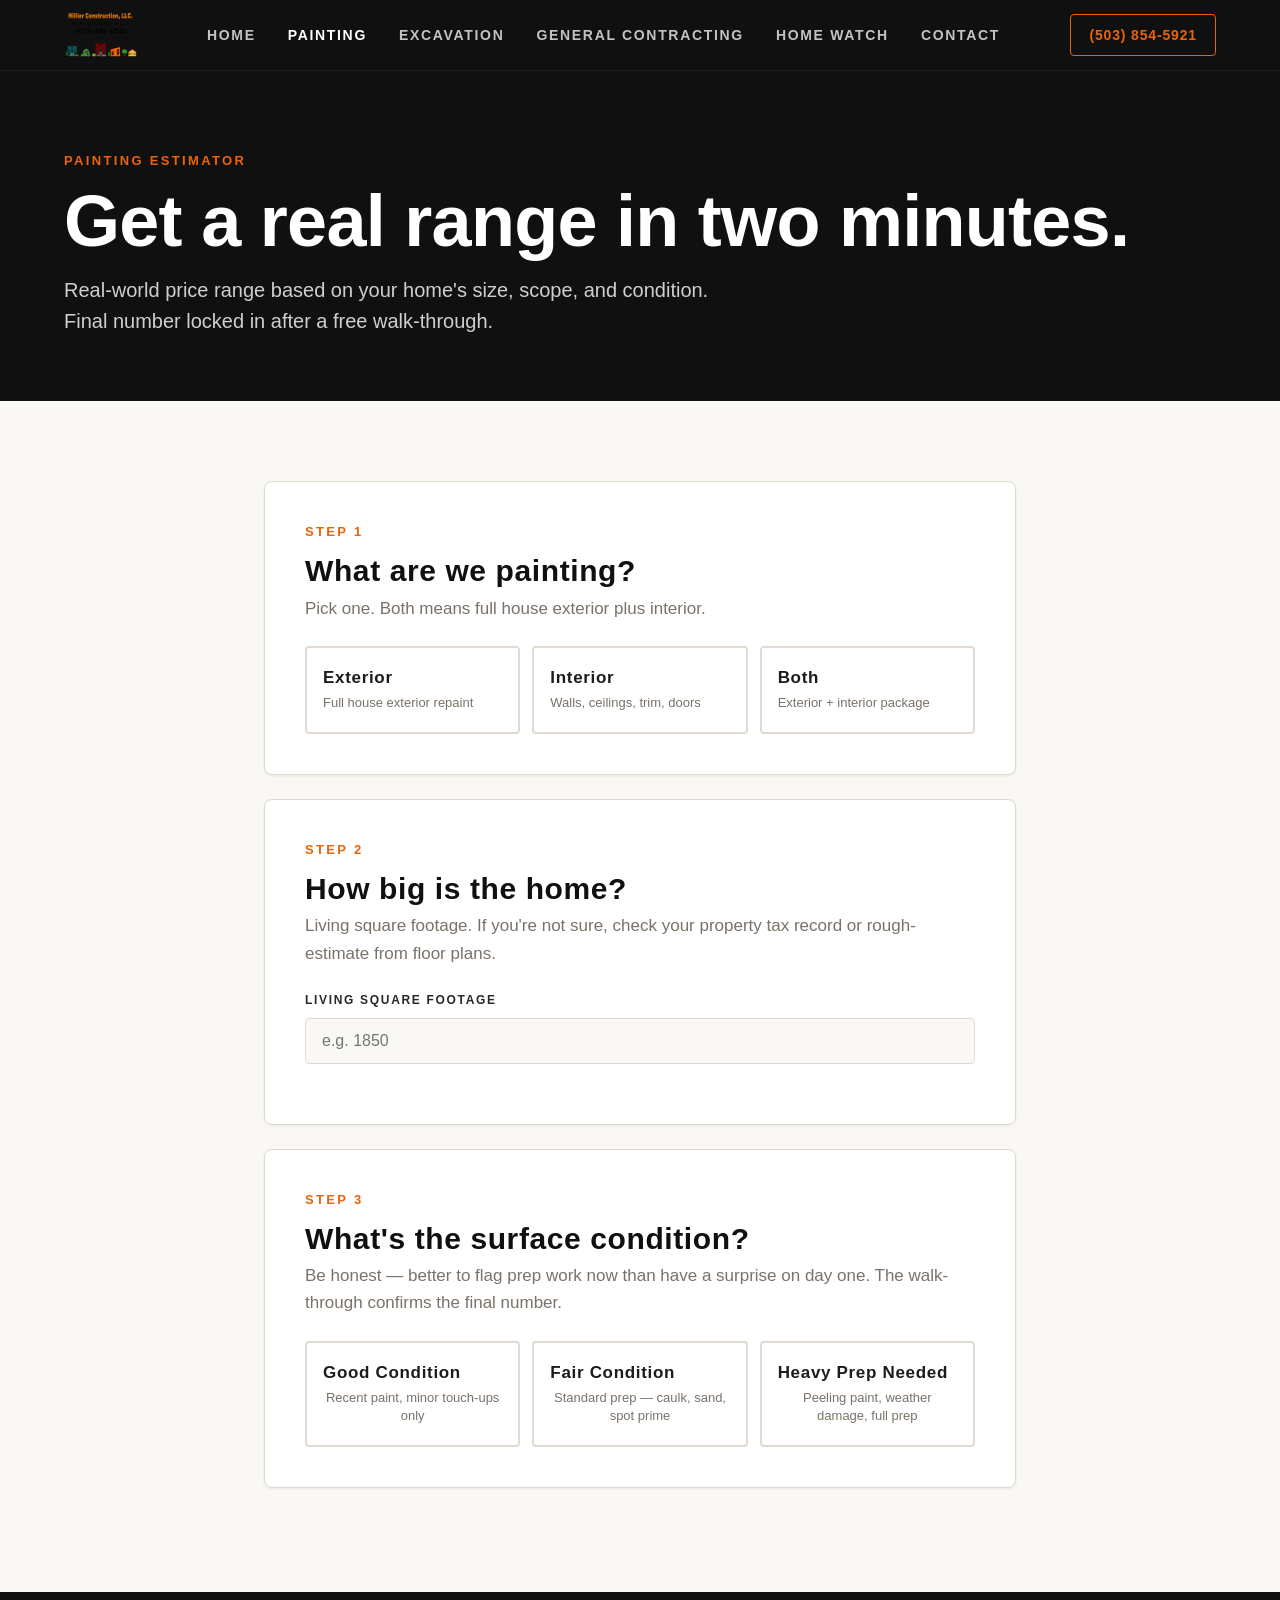
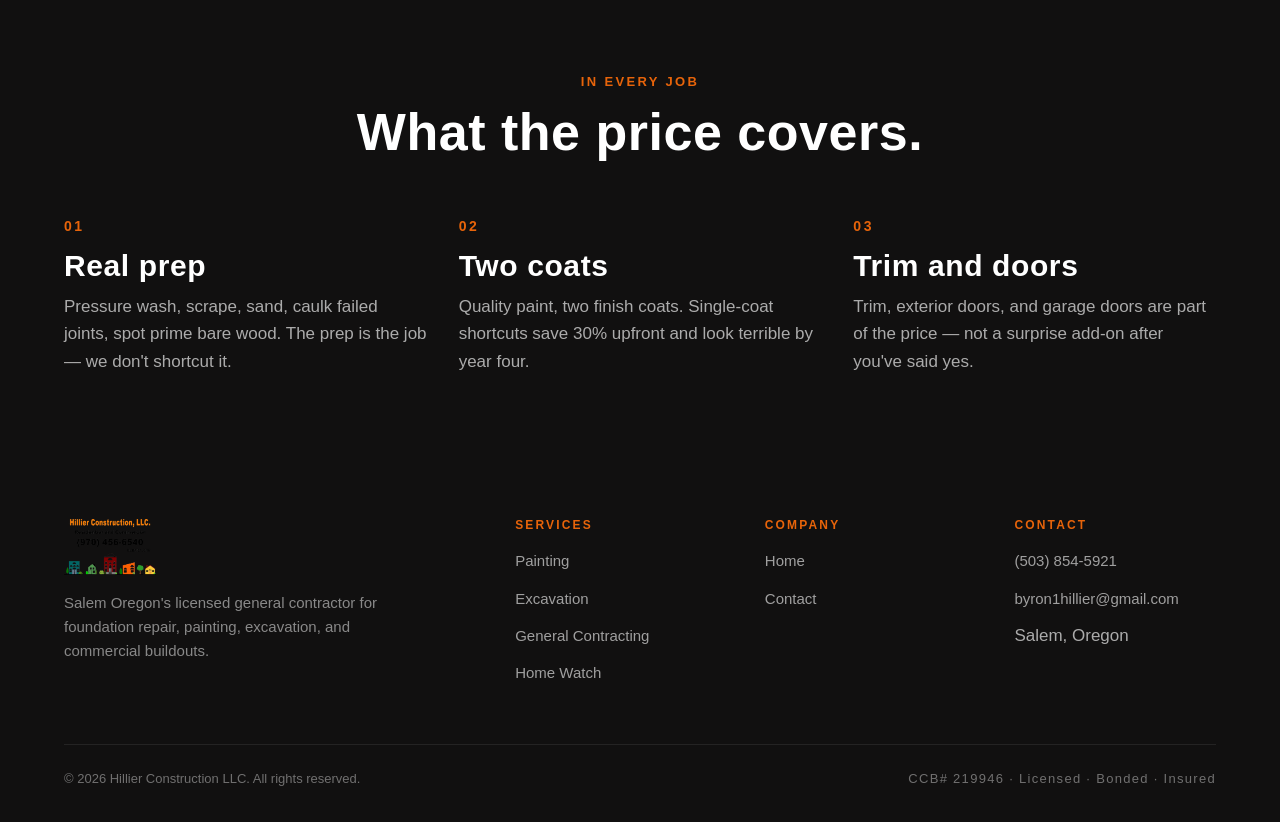
<file: estimate-painting.html>
<!DOCTYPE html>
<html lang="en">
<head>
<meta charset="UTF-8">
<meta name="viewport" content="width=device-width, initial-scale=1.0">
<title>Free Painting Estimate — Hillier Construction | Salem Oregon</title>
<meta name="description" content="Get an instant painting estimate range from Hillier Construction. Licensed, insured, CCB# 219946. Salem Oregon painting contractor.">
<link rel="stylesheet" href="styles.css">
</head>
<body>

<!-- ===== HEADER ===== -->
<header class="site-header">
  <nav class="nav">
    <a href="index.html" class="nav-logo"><img src="images/LogoHillier.png" alt="Hillier Construction" class="nav-logo-img"></a>
    <ul class="nav-links" id="navLinks">
      <li><a href="index.html">Home</a></li>
      <li><a href="painting.html" class="active">Painting</a></li>
      <li><a href="excavation.html">Excavation</a></li>
      <li><a href="gc.html">General Contracting</a></li>
      <li><a href="home-watch.html">Home Watch</a></li>
      <li><a href="contact.html">Contact</a></li>
    </ul>
    <a href="tel:5038545921" class="nav-phone">(503) 854-5921</a>
    <button class="nav-toggle" onclick="document.getElementById('navLinks').classList.toggle('open')">
      <span></span><span></span><span></span>
    </button>
  </nav>
</header>

<!-- ===== PAGE HEADER ===== -->
<section class="page-header">
  <div class="container">
    <span class="eyebrow">Painting Estimator</span>
    <h1>Get a real range in two minutes.</h1>
    <p class="lead">Real-world price range based on your home's size, scope, and condition. Final number locked in after a free walk-through.</p>
  </div>
</section>

<!-- ===== ESTIMATOR ===== -->
<section>
  <div class="container-narrow">

    <!-- STEP 1: Type -->
    <div class="form-card" style="margin-bottom: 24px;">
      <span class="eyebrow">Step 1</span>
      <h3 style="margin-bottom: 8px;">What are we painting?</h3>
      <p style="color: var(--muted); margin-bottom: 24px;">Pick one. Both means full house exterior plus interior.</p>

      <div class="estimator-grid">
        <button type="button" class="estimator-option" onclick="pickType('exterior', this)">
          <span class="opt-label">Exterior</span>
          <span class="opt-sub">Full house exterior repaint</span>
        </button>
        <button type="button" class="estimator-option" onclick="pickType('interior', this)">
          <span class="opt-label">Interior</span>
          <span class="opt-sub">Walls, ceilings, trim, doors</span>
        </button>
        <button type="button" class="estimator-option" onclick="pickType('both', this)">
          <span class="opt-label">Both</span>
          <span class="opt-sub">Exterior + interior package</span>
        </button>
      </div>
    </div>

    <!-- STEP 2: Size -->
    <div class="form-card" style="margin-bottom: 24px;">
      <span class="eyebrow">Step 2</span>
      <h3 style="margin-bottom: 8px;">How big is the home?</h3>
      <p style="color: var(--muted); margin-bottom: 24px;">Living square footage. If you're not sure, check your property tax record or rough-estimate from floor plans.</p>

      <div class="form-group">
        <label class="form-label" for="sqft">Living square footage</label>
        <input type="number" id="sqft" class="form-input" placeholder="e.g. 1850" min="500" max="20000" oninput="updateEstimate()">
      </div>
    </div>

    <!-- STEP 3: Condition -->
    <div class="form-card" style="margin-bottom: 24px;">
      <span class="eyebrow">Step 3</span>
      <h3 style="margin-bottom: 8px;">What's the surface condition?</h3>
      <p style="color: var(--muted); margin-bottom: 24px;">Be honest — better to flag prep work now than have a surprise on day one. The walk-through confirms the final number.</p>

      <div class="estimator-grid">
        <button type="button" class="estimator-option" onclick="pickCondition('good', this)">
          <span class="opt-label">Good Condition</span>
          <span class="opt-sub">Recent paint, minor touch-ups only</span>
        </button>
        <button type="button" class="estimator-option" onclick="pickCondition('fair', this)">
          <span class="opt-label">Fair Condition</span>
          <span class="opt-sub">Standard prep — caulk, sand, spot prime</span>
        </button>
        <button type="button" class="estimator-option" onclick="pickCondition('heavy', this)">
          <span class="opt-label">Heavy Prep Needed</span>
          <span class="opt-sub">Peeling paint, weather damage, full prep</span>
        </button>
      </div>
    </div>

    <!-- ESTIMATE DISPLAY -->
    <div id="estimateBox" class="estimate-display" style="display: none;">
      <div class="estimate-inner">
        <span class="eyebrow" style="color: var(--orange);">Your Estimate Range</span>
        <div class="estimate-amount" id="estimateAmount">$0 – $0</div>
        <p class="estimate-note">Range covers standard prep through heavy prep work. Final number locked in after a free walk-through.</p>

        <div class="estimate-breakdown">
          <div class="bk-row"><span>Project type</span><span id="bkType">—</span></div>
          <div class="bk-row"><span>Square footage</span><span id="bkSize">—</span></div>
          <div class="bk-row"><span>Surface condition</span><span id="bkCondition">—</span></div>
          <div class="bk-row"><span>Two finish coats</span><span style="color: var(--orange);">Included</span></div>
          <div class="bk-row"><span>Trim, doors, garage</span><span style="color: var(--orange);">Included</span></div>
        </div>
      </div>
    </div>

    <!-- LEAD CAPTURE -->
    <div id="leadBox" class="form-card" style="display: none;">
      <span class="eyebrow">Lock It In</span>
      <h3 style="margin-bottom: 8px;">Want to schedule a walk-through?</h3>
      <p style="color: var(--muted); margin-bottom: 24px;">Send us your info and we'll set up a free site visit to confirm the number and answer questions. No pressure, no obligation.</p>

      <form action="https://formspree.io/f/xaqagqqp" method="POST">
        <input type="hidden" name="trade" value="Painting Estimate">
        <input type="hidden" name="estimate_range" id="hiddenRange">
        <input type="hidden" name="project_type" id="hiddenType">
        <input type="hidden" name="square_footage" id="hiddenSize">
        <input type="hidden" name="surface_condition" id="hiddenCondition">

        <div class="form-row">
          <div class="form-group">
            <label class="form-label" for="name">Name</label>
            <input type="text" id="name" name="name" class="form-input" required>
          </div>
          <div class="form-group">
            <label class="form-label" for="phone">Phone</label>
            <input type="tel" id="phone" name="phone" class="form-input" required>
          </div>
        </div>

        <div class="form-group">
          <label class="form-label" for="email">Email</label>
          <input type="email" id="email" name="email" class="form-input" required>
        </div>

        <div class="form-group">
          <label class="form-label" for="address">Property address</label>
          <input type="text" id="address" name="address" class="form-input" placeholder="Street and city" required>
        </div>

        <div class="form-group">
          <label class="form-label" for="notes">Anything else? <span style="color: var(--muted); font-weight: 400; text-transform: none; letter-spacing: 0;">(optional)</span></label>
          <textarea id="notes" name="notes" class="form-textarea" placeholder="Color preferences, timeline, special requests..."></textarea>
        </div>

        <button type="submit" class="btn btn-primary form-submit">Schedule My Walk-Through</button>
        <p style="color: var(--muted); font-size: 13px; margin-top: 16px; text-align: center;">We respond within one business day. Free walk-through, no obligation.</p>
      </form>
    </div>

  </div>
</section>

<!-- ===== WHAT'S INCLUDED ===== -->
<section class="section-dark">
  <div class="container">
    <div class="section-header">
      <span class="eyebrow" style="color: var(--orange);">In Every Job</span>
      <h2 style="color: white;">What the price covers.</h2>
    </div>

    <div class="value-grid">
      <div class="value-item">
        <span class="value-number">01</span>
        <h3 style="color: white;">Real prep</h3>
        <p style="color: rgba(255,255,255,0.65);">Pressure wash, scrape, sand, caulk failed joints, spot prime bare wood. The prep is the job — we don't shortcut it.</p>
      </div>
      <div class="value-item">
        <span class="value-number">02</span>
        <h3 style="color: white;">Two coats</h3>
        <p style="color: rgba(255,255,255,0.65);">Quality paint, two finish coats. Single-coat shortcuts save 30% upfront and look terrible by year four.</p>
      </div>
      <div class="value-item">
        <span class="value-number">03</span>
        <h3 style="color: white;">Trim and doors</h3>
        <p style="color: rgba(255,255,255,0.65);">Trim, exterior doors, and garage doors are part of the price — not a surprise add-on after you've said yes.</p>
      </div>
    </div>
  </div>
</section>

<!-- ===== FOOTER ===== -->
<footer class="site-footer">
  <div class="container">
    <div class="footer-grid">
      <div class="footer-brand">
        <img src="images/LogoHillier.png" alt="Hillier Construction" class="footer-logo-img">
        <p>Salem Oregon's licensed general contractor for foundation repair, painting, excavation, and commercial buildouts.</p>
      </div>
      <div class="footer-col">
        <h4>Services</h4>
        <ul>
          <li><a href="painting.html">Painting</a></li>
          <li><a href="excavation.html">Excavation</a></li>
          <li><a href="gc.html">General Contracting</a></li>
          <li><a href="home-watch.html">Home Watch</a></li>
        </ul>
      </div>
      <div class="footer-col">
        <h4>Company</h4>
        <ul>
          <li><a href="index.html">Home</a></li>
          <li><a href="contact.html">Contact</a></li>
        </ul>
      </div>
      <div class="footer-col">
        <h4>Contact</h4>
        <ul>
          <li><a href="tel:5038545921">(503) 854-5921</a></li>
          <li><a href="mailto:byron1hillier@gmail.com">byron1hillier@gmail.com</a></li>
          <li>Salem, Oregon</li>
        </ul>
      </div>
    </div>
    <div class="footer-bottom">
      <span>© 2026 Hillier Construction LLC. All rights reserved.</span>
      <span class="ccb">CCB# 219946 · Licensed · Bonded · Insured</span>
    </div>
  </div>
</footer>

<script>
const state = { type: null, sqft: null, condition: null };

const RATES = {
  exterior: 5,
  interior: 4,
  both: 9
};

const TYPE_LABELS = {
  exterior: 'Exterior',
  interior: 'Interior',
  both: 'Exterior + Interior'
};

const CONDITION_MULT = {
  good: { low: 0.85, high: 1.05 },
  fair: { low: 1.00, high: 1.20 },
  heavy: { low: 1.15, high: 1.40 }
};

const CONDITION_LABELS = {
  good: 'Good — minor touch-up',
  fair: 'Fair — standard prep',
  heavy: 'Heavy prep needed'
};

function pickType(t, btn) {
  state.type = t;
  btn.parentElement.querySelectorAll('.estimator-option').forEach(b => b.classList.remove('selected'));
  btn.classList.add('selected');
  updateEstimate();
}

function pickCondition(c, btn) {
  state.condition = c;
  btn.parentElement.querySelectorAll('.estimator-option').forEach(b => b.classList.remove('selected'));
  btn.classList.add('selected');
  updateEstimate();
}

function updateEstimate() {
  const sqft = parseFloat(document.getElementById('sqft').value);
  state.sqft = sqft;

  if (!state.type || !state.sqft || state.sqft < 500 || !state.condition) {
    document.getElementById('estimateBox').style.display = 'none';
    document.getElementById('leadBox').style.display = 'none';
    return;
  }

  const rate = RATES[state.type];
  const mult = CONDITION_MULT[state.condition];
  const base = sqft * rate;
  const low = Math.round(base * mult.low / 50) * 50;
  const high = Math.round(base * mult.high / 50) * 50;

  document.getElementById('estimateAmount').textContent =
    '$' + low.toLocaleString() + ' – $' + high.toLocaleString();

  document.getElementById('bkType').textContent = TYPE_LABELS[state.type];
  document.getElementById('bkSize').textContent = sqft.toLocaleString() + ' sq ft';
  document.getElementById('bkCondition').textContent = CONDITION_LABELS[state.condition];

  document.getElementById('hiddenRange').value = '$' + low.toLocaleString() + ' – $' + high.toLocaleString();
  document.getElementById('hiddenType').value = TYPE_LABELS[state.type];
  document.getElementById('hiddenSize').value = sqft + ' sq ft';
  document.getElementById('hiddenCondition').value = CONDITION_LABELS[state.condition];

  document.getElementById('estimateBox').style.display = 'block';
  document.getElementById('leadBox').style.display = 'block';
}
</script>

</body>
</html>
</file>
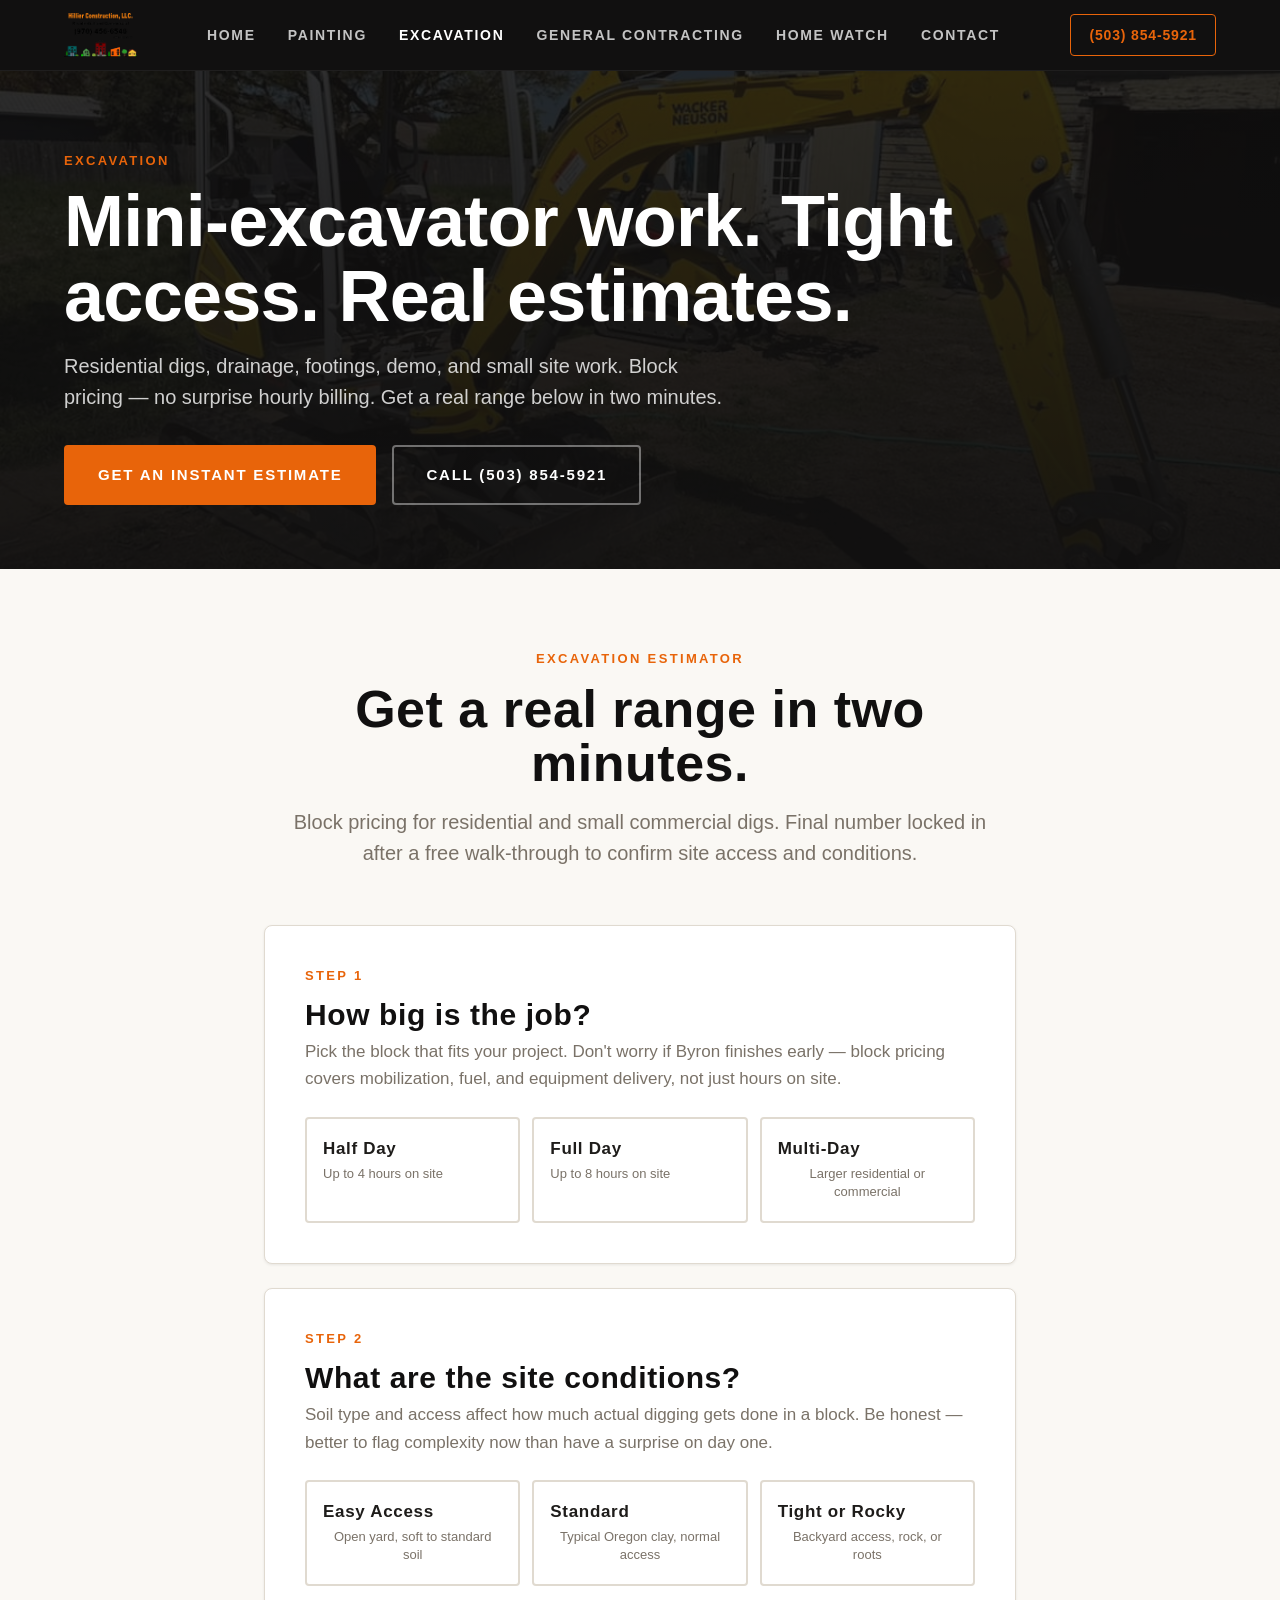
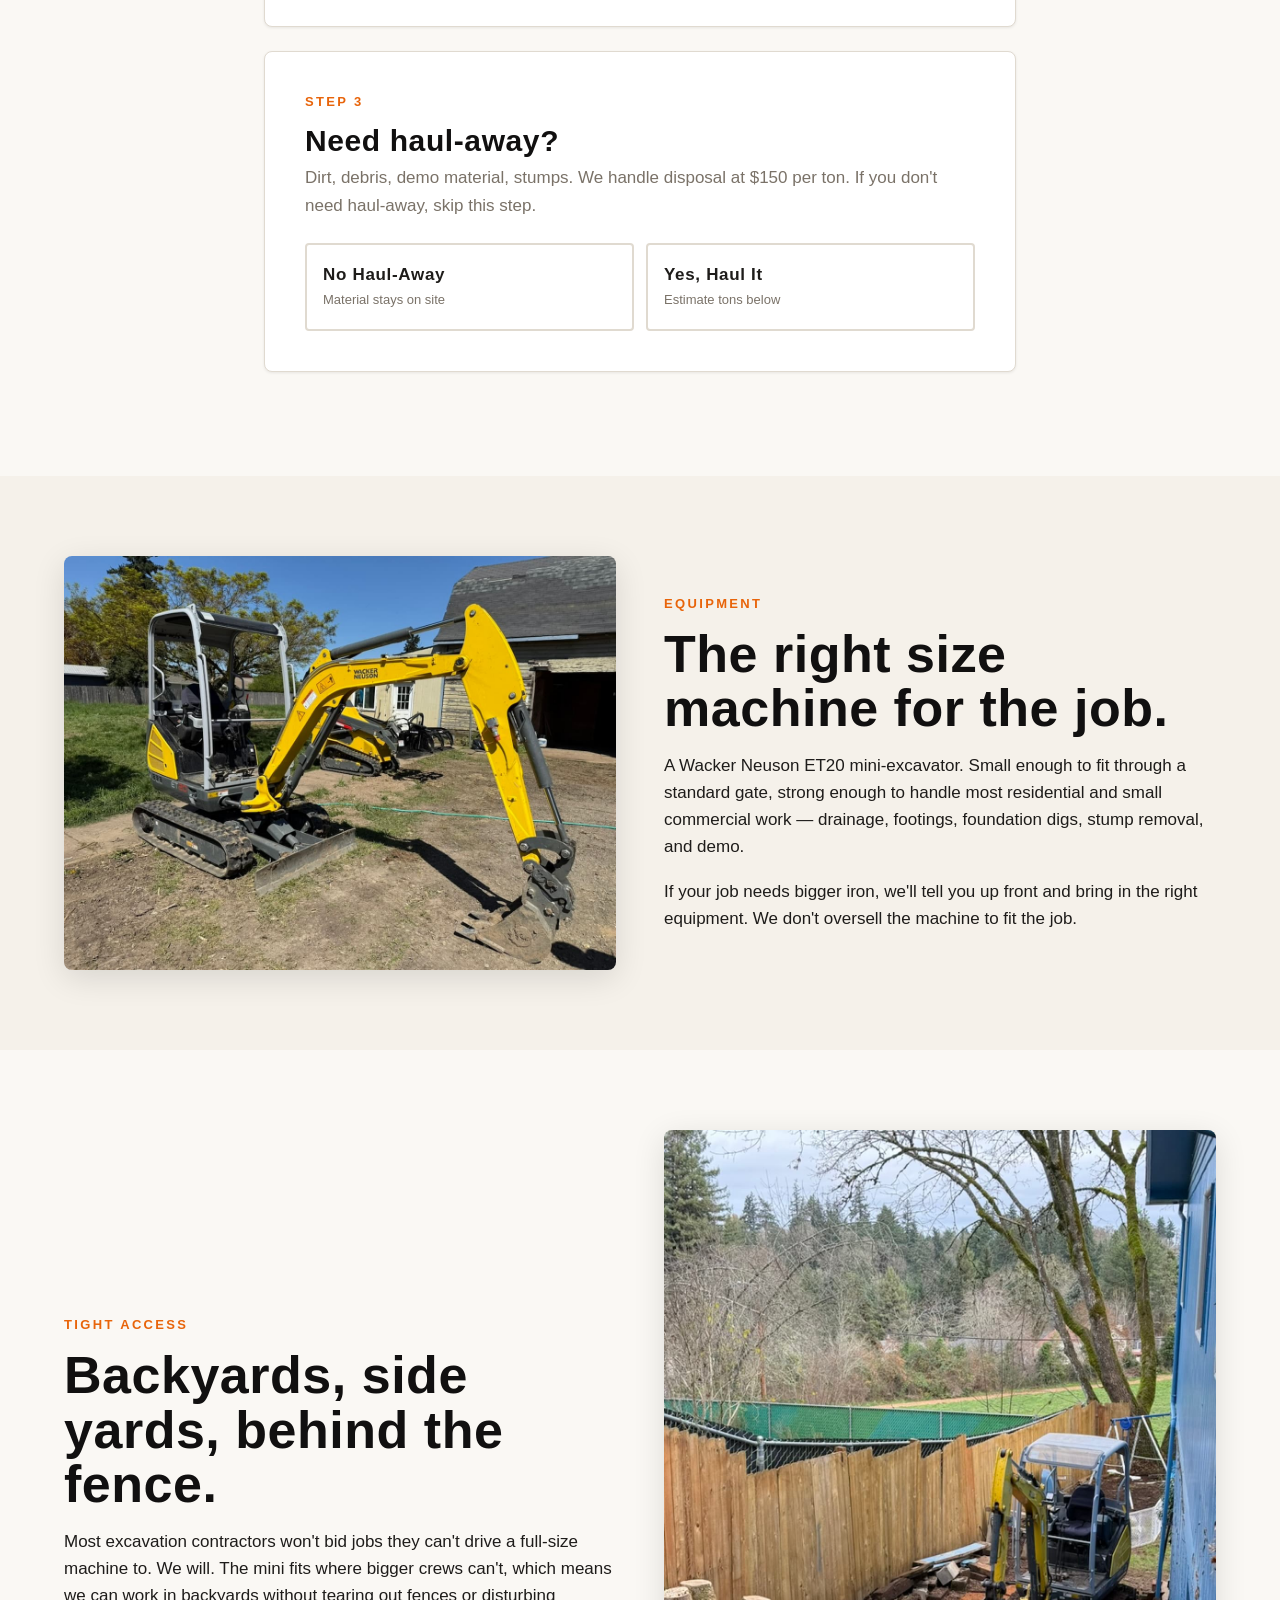
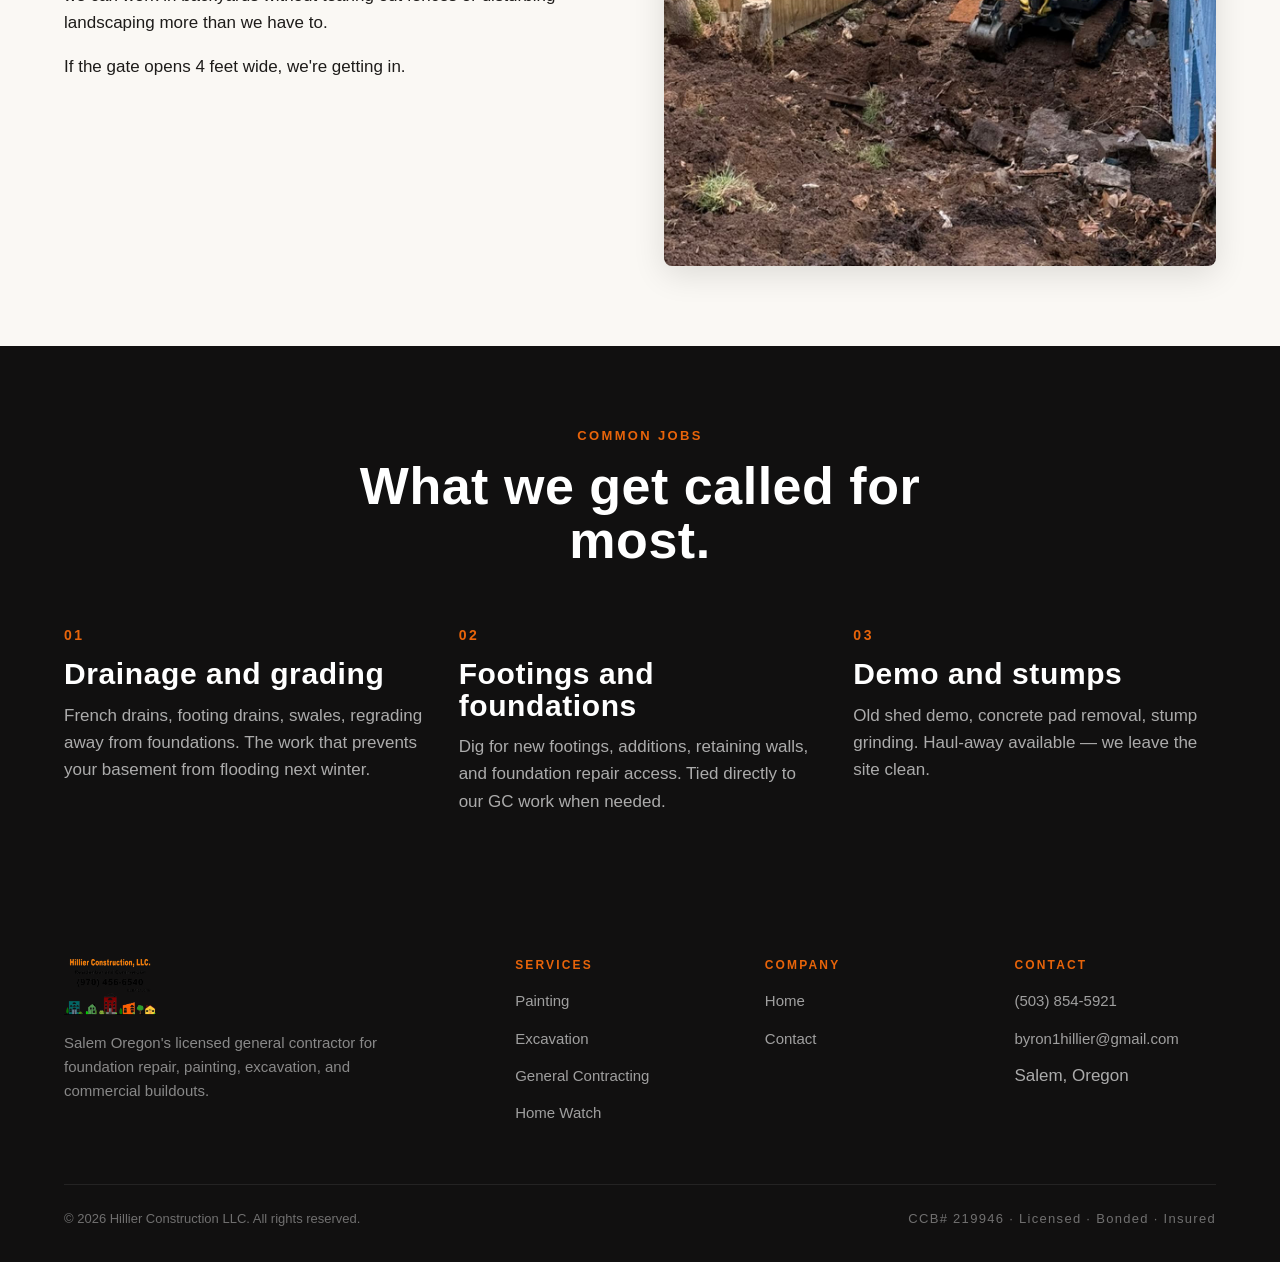
<file: excavation.html>
<!DOCTYPE html>
<html lang="en">
<head>
<meta charset="UTF-8">
<meta name="viewport" content="width=device-width, initial-scale=1.0">
<title>Excavation — Hillier Construction | Salem Oregon Mini-Excavator Services</title>
<meta name="description" content="Mini-excavator work in Salem Oregon. Get an instant estimate range. Tight access, residential and small commercial. CCB# 219946.">
<link rel="stylesheet" href="styles.css">
</head>
<body>

<!-- ===== HEADER ===== -->
<header class="site-header">
  <nav class="nav">
    <a href="index.html" class="nav-logo"><img src="images/LogoHillier.png" alt="Hillier Construction" class="nav-logo-img"></a>
    <ul class="nav-links" id="navLinks">
      <li><a href="index.html">Home</a></li>
      <li><a href="painting.html">Painting</a></li>
      <li><a href="excavation.html" class="active">Excavation</a></li>
      <li><a href="gc.html">General Contracting</a></li>
      <li><a href="home-watch.html">Home Watch</a></li>
      <li><a href="contact.html">Contact</a></li>
    </ul>
    <a href="tel:5038545921" class="nav-phone">(503) 854-5921</a>
    <button class="nav-toggle" onclick="document.getElementById('navLinks').classList.toggle('open')">
      <span></span><span></span><span></span>
    </button>
  </nav>
</header>

<!-- ===== PAGE HEADER ===== -->
<section class="page-header">
  <div class="page-header-image" style="background-image: url('images/Excavators.jpg');"></div>
  <div class="container">
    <span class="eyebrow">Excavation</span>
    <h1>Mini-excavator work. Tight access. Real estimates.</h1>
    <p class="lead">Residential digs, drainage, footings, demo, and small site work. Block pricing — no surprise hourly billing. Get a real range below in two minutes.</p>
    <div class="hero-actions" style="margin-top: 32px;">
      <a href="#estimator" class="btn btn-primary">Get an Instant Estimate</a>
      <a href="tel:5038545921" class="btn btn-outline">Call (503) 854-5921</a>
    </div>
  </div>
</section>

<!-- ===== ESTIMATOR ===== -->
<section id="estimator">
  <div class="container-narrow">

    <div class="section-header">
      <span class="eyebrow">Excavation Estimator</span>
      <h2>Get a real range in two minutes.</h2>
      <p class="lead">Block pricing for residential and small commercial digs. Final number locked in after a free walk-through to confirm site access and conditions.</p>
    </div>

    <!-- STEP 1: Job size -->
    <div class="form-card" style="margin-bottom: 24px;">
      <span class="eyebrow">Step 1</span>
      <h3 style="margin-bottom: 8px;">How big is the job?</h3>
      <p style="color: var(--muted); margin-bottom: 24px;">Pick the block that fits your project. Don't worry if Byron finishes early — block pricing covers mobilization, fuel, and equipment delivery, not just hours on site.</p>

      <div class="estimator-grid">
        <button type="button" class="estimator-option" onclick="pickBlock('half', this)">
          <span class="opt-label">Half Day</span>
          <span class="opt-sub">Up to 4 hours on site</span>
        </button>
        <button type="button" class="estimator-option" onclick="pickBlock('full', this)">
          <span class="opt-label">Full Day</span>
          <span class="opt-sub">Up to 8 hours on site</span>
        </button>
        <button type="button" class="estimator-option" onclick="pickBlock('multi', this)">
          <span class="opt-label">Multi-Day</span>
          <span class="opt-sub">Larger residential or commercial</span>
        </button>
      </div>
    </div>

    <!-- STEP 2: Site conditions -->
    <div class="form-card" style="margin-bottom: 24px;">
      <span class="eyebrow">Step 2</span>
      <h3 style="margin-bottom: 8px;">What are the site conditions?</h3>
      <p style="color: var(--muted); margin-bottom: 24px;">Soil type and access affect how much actual digging gets done in a block. Be honest — better to flag complexity now than have a surprise on day one.</p>

      <div class="estimator-grid">
        <button type="button" class="estimator-option" onclick="pickConditions('easy', this)">
          <span class="opt-label">Easy Access</span>
          <span class="opt-sub">Open yard, soft to standard soil</span>
        </button>
        <button type="button" class="estimator-option" onclick="pickConditions('standard', this)">
          <span class="opt-label">Standard</span>
          <span class="opt-sub">Typical Oregon clay, normal access</span>
        </button>
        <button type="button" class="estimator-option" onclick="pickConditions('tight', this)">
          <span class="opt-label">Tight or Rocky</span>
          <span class="opt-sub">Backyard access, rock, or roots</span>
        </button>
      </div>
    </div>

    <!-- STEP 3: Haul-away -->
    <div class="form-card" style="margin-bottom: 24px;">
      <span class="eyebrow">Step 3</span>
      <h3 style="margin-bottom: 8px;">Need haul-away?</h3>
      <p style="color: var(--muted); margin-bottom: 24px;">Dirt, debris, demo material, stumps. We handle disposal at $150 per ton. If you don't need haul-away, skip this step.</p>

      <div class="estimator-grid" style="grid-template-columns: 1fr 1fr;">
        <button type="button" class="estimator-option" onclick="pickHaul('none', this)">
          <span class="opt-label">No Haul-Away</span>
          <span class="opt-sub">Material stays on site</span>
        </button>
        <button type="button" class="estimator-option" onclick="pickHaul('yes', this)">
          <span class="opt-label">Yes, Haul It</span>
          <span class="opt-sub">Estimate tons below</span>
        </button>
      </div>

      <div id="tonsBox" style="display: none; margin-top: 20px;">
        <div class="form-group">
          <label class="form-label" for="tons">Estimated tons (rough guess)</label>
          <input type="number" id="tons" class="form-input" placeholder="e.g. 4" min="1" max="100" oninput="updateEstimate()">
          <p style="color: var(--muted); font-size: 13px; margin-top: 8px;">Rough guide: a small pickup truck bed full ≈ 1 ton. A standard dump trailer ≈ 5–8 tons. Don't worry about being exact — Byron will confirm at the walk-through.</p>
        </div>
      </div>
    </div>

    <!-- ESTIMATE DISPLAY -->
    <div id="estimateBox" class="estimate-display" style="display: none;">
      <div class="estimate-inner">
        <span class="eyebrow" style="color: var(--orange);">Your Estimate Range</span>
        <div class="estimate-amount" id="estimateAmount">$0 – $0</div>
        <p class="estimate-note">Range covers easy through complex site conditions. Final number locked in after a free walk-through.</p>

        <div class="estimate-breakdown">
          <div class="bk-row"><span>Job size</span><span id="bkBlock">—</span></div>
          <div class="bk-row"><span>Site conditions</span><span id="bkConditions">—</span></div>
          <div class="bk-row"><span>Haul-away</span><span id="bkHaul">—</span></div>
          <div class="bk-row"><span>Operator and machine</span><span style="color: var(--orange);">Included</span></div>
          <div class="bk-row"><span>Mobilization and fuel</span><span style="color: var(--orange);">Included</span></div>
        </div>
      </div>
    </div>

    <!-- LEAD CAPTURE -->
    <div id="leadBox" class="form-card" style="display: none;">
      <span class="eyebrow">Lock It In</span>
      <h3 style="margin-bottom: 8px;">Want to schedule a walk-through?</h3>
      <p style="color: var(--muted); margin-bottom: 24px;">Send us your info and we'll set up a free site visit to confirm the number and answer questions. No pressure, no obligation.</p>

      <form action="https://formspree.io/f/xaqagqqp" method="POST">
        <input type="hidden" name="trade" value="Excavation Estimate">
        <input type="hidden" name="estimate_range" id="hiddenRange">
        <input type="hidden" name="job_size" id="hiddenBlock">
        <input type="hidden" name="site_conditions" id="hiddenConditions">
        <input type="hidden" name="haul_away" id="hiddenHaul">

        <div class="form-row">
          <div class="form-group">
            <label class="form-label" for="name">Name</label>
            <input type="text" id="name" name="name" class="form-input" required>
          </div>
          <div class="form-group">
            <label class="form-label" for="phone">Phone</label>
            <input type="tel" id="phone" name="phone" class="form-input" required>
          </div>
        </div>

        <div class="form-group">
          <label class="form-label" for="email">Email</label>
          <input type="email" id="email" name="email" class="form-input" required>
        </div>

        <div class="form-group">
          <label class="form-label" for="address">Property address</label>
          <input type="text" id="address" name="address" class="form-input" placeholder="Street and city" required>
        </div>

        <div class="form-group">
          <label class="form-label" for="notes">Anything else? <span style="color: var(--muted); font-weight: 400; text-transform: none; letter-spacing: 0;">(optional)</span></label>
          <textarea id="notes" name="notes" class="form-textarea" placeholder="Project description, timeline, photos can follow by email..."></textarea>
        </div>

        <button type="submit" class="btn btn-primary form-submit">Schedule My Walk-Through</button>
        <p style="color: var(--muted); font-size: 13px; margin-top: 16px; text-align: center;">We respond within one business day. Free walk-through, no obligation.</p>
      </form>
    </div>

  </div>
</section>

<!-- ===== EQUIPMENT ===== -->
<section class="section-stone">
  <div class="container">
    <div class="case-study">
      <div>
        <img src="images/Excavators.jpg" alt="Wacker Neuson mini-excavator on site" style="width: 100%; border-radius: var(--radius-lg); box-shadow: var(--shadow-lg);">
      </div>
      <div class="case-study-body">
        <span class="eyebrow">Equipment</span>
        <h2>The right size machine for the job.</h2>
        <p>A Wacker Neuson ET20 mini-excavator. Small enough to fit through a standard gate, strong enough to handle most residential and small commercial work — drainage, footings, foundation digs, stump removal, and demo.</p>
        <p>If your job needs bigger iron, we'll tell you up front and bring in the right equipment. We don't oversell the machine to fit the job.</p>
      </div>
    </div>
  </div>
</section>

<!-- ===== TIGHT ACCESS ===== -->
<section>
  <div class="container">
    <div class="case-study reverse">
      <div>
        <img src="images/Excavators2.jpg" alt="Mini-excavator working in tight backyard space" style="width: 100%; border-radius: var(--radius-lg); box-shadow: var(--shadow-lg);">
      </div>
      <div class="case-study-body">
        <span class="eyebrow">Tight Access</span>
        <h2>Backyards, side yards, behind the fence.</h2>
        <p>Most excavation contractors won't bid jobs they can't drive a full-size machine to. We will. The mini fits where bigger crews can't, which means we can work in backyards without tearing out fences or disturbing landscaping more than we have to.</p>
        <p>If the gate opens 4 feet wide, we're getting in.</p>
      </div>
    </div>
  </div>
</section>

<!-- ===== COMMON JOBS ===== -->
<section class="section-dark">
  <div class="container">
    <div class="section-header">
      <span class="eyebrow" style="color: var(--orange);">Common Jobs</span>
      <h2 style="color: white;">What we get called for most.</h2>
    </div>

    <div class="value-grid">
      <div class="value-item">
        <span class="value-number">01</span>
        <h3 style="color: white;">Drainage and grading</h3>
        <p style="color: rgba(255,255,255,0.65);">French drains, footing drains, swales, regrading away from foundations. The work that prevents your basement from flooding next winter.</p>
      </div>
      <div class="value-item">
        <span class="value-number">02</span>
        <h3 style="color: white;">Footings and foundations</h3>
        <p style="color: rgba(255,255,255,0.65);">Dig for new footings, additions, retaining walls, and foundation repair access. Tied directly to our GC work when needed.</p>
      </div>
      <div class="value-item">
        <span class="value-number">03</span>
        <h3 style="color: white;">Demo and stumps</h3>
        <p style="color: rgba(255,255,255,0.65);">Old shed demo, concrete pad removal, stump grinding. Haul-away available — we leave the site clean.</p>
      </div>
    </div>
  </div>
</section>

<!-- ===== FOOTER ===== -->
<footer class="site-footer">
  <div class="container">
    <div class="footer-grid">
      <div class="footer-brand">
        <img src="images/LogoHillier.png" alt="Hillier Construction" class="footer-logo-img">
        <p>Salem Oregon's licensed general contractor for foundation repair, painting, excavation, and commercial buildouts.</p>
      </div>
      <div class="footer-col">
        <h4>Services</h4>
        <ul>
          <li><a href="painting.html">Painting</a></li>
          <li><a href="excavation.html">Excavation</a></li>
          <li><a href="gc.html">General Contracting</a></li>
          <li><a href="home-watch.html">Home Watch</a></li>
        </ul>
      </div>
      <div class="footer-col">
        <h4>Company</h4>
        <ul>
          <li><a href="index.html">Home</a></li>
          <li><a href="contact.html">Contact</a></li>
        </ul>
      </div>
      <div class="footer-col">
        <h4>Contact</h4>
        <ul>
          <li><a href="tel:5038545921">(503) 854-5921</a></li>
          <li><a href="mailto:byron1hillier@gmail.com">byron1hillier@gmail.com</a></li>
          <li>Salem, Oregon</li>
        </ul>
      </div>
    </div>
    <div class="footer-bottom">
      <span>© 2026 Hillier Construction LLC. All rights reserved.</span>
      <span class="ccb">CCB# 219946 · Licensed · Bonded · Insured</span>
    </div>
  </div>
</footer>

<script>
const state = { block: null, conditions: null, haul: null, tons: 0 };

const BLOCK_BASE = {
  half:  { low: 500,  high: 750 },
  full:  { low: 1000, high: 1500 },
  multi: { low: 2500, high: 6000 }
};

const BLOCK_LABELS = {
  half:  'Half day (up to 4 hrs)',
  full:  'Full day (up to 8 hrs)',
  multi: 'Multi-day project'
};

const CONDITION_MULT = {
  easy:     { low: 0.95, high: 1.05 },
  standard: { low: 1.00, high: 1.20 },
  tight:    { low: 1.15, high: 1.40 }
};

const CONDITION_LABELS = {
  easy:     'Easy access, soft soil',
  standard: 'Standard Oregon clay',
  tight:    'Tight access or rocky'
};

const HAUL_RATE = 150;

function pickBlock(b, btn) {
  state.block = b;
  btn.parentElement.querySelectorAll('.estimator-option').forEach(x => x.classList.remove('selected'));
  btn.classList.add('selected');
  updateEstimate();
}

function pickConditions(c, btn) {
  state.conditions = c;
  btn.parentElement.querySelectorAll('.estimator-option').forEach(x => x.classList.remove('selected'));
  btn.classList.add('selected');
  updateEstimate();
}

function pickHaul(h, btn) {
  state.haul = h;
  btn.parentElement.querySelectorAll('.estimator-option').forEach(x => x.classList.remove('selected'));
  btn.classList.add('selected');
  document.getElementById('tonsBox').style.display = (h === 'yes') ? 'block' : 'none';
  if (h === 'none') state.tons = 0;
  updateEstimate();
}

function updateEstimate() {
  const tonsInput = document.getElementById('tons');
  state.tons = (state.haul === 'yes' && tonsInput.value) ? parseFloat(tonsInput.value) : 0;

  if (!state.block || !state.conditions || !state.haul) {
    document.getElementById('estimateBox').style.display = 'none';
    document.getElementById('leadBox').style.display = 'none';
    return;
  }

  if (state.haul === 'yes' && (!state.tons || state.tons < 1)) {
    document.getElementById('estimateBox').style.display = 'none';
    document.getElementById('leadBox').style.display = 'none';
    return;
  }

  const base = BLOCK_BASE[state.block];
  const mult = CONDITION_MULT[state.conditions];
  const haulCost = state.tons * HAUL_RATE;

  const low  = Math.round((base.low  * mult.low  + haulCost) / 50) * 50;
  const high = Math.round((base.high * mult.high + haulCost) / 50) * 50;

  document.getElementById('estimateAmount').textContent =
    '$' + low.toLocaleString() + ' – $' + high.toLocaleString();

  document.getElementById('bkBlock').textContent = BLOCK_LABELS[state.block];
  document.getElementById('bkConditions').textContent = CONDITION_LABELS[state.conditions];
  document.getElementById('bkHaul').textContent =
    state.haul === 'yes' ? state.tons + ' tons (~$' + haulCost.toLocaleString() + ')' : 'None';

  document.getElementById('hiddenRange').value = '$' + low.toLocaleString() + ' – $' + high.toLocaleString();
  document.getElementById('hiddenBlock').value = BLOCK_LABELS[state.block];
  document.getElementById('hiddenConditions').value = CONDITION_LABELS[state.conditions];
  document.getElementById('hiddenHaul').value = state.haul === 'yes' ? state.tons + ' tons' : 'None';

  document.getElementById('estimateBox').style.display = 'block';
  document.getElementById('leadBox').style.display = 'block';
}
</script>

</body>
</html>
</file>
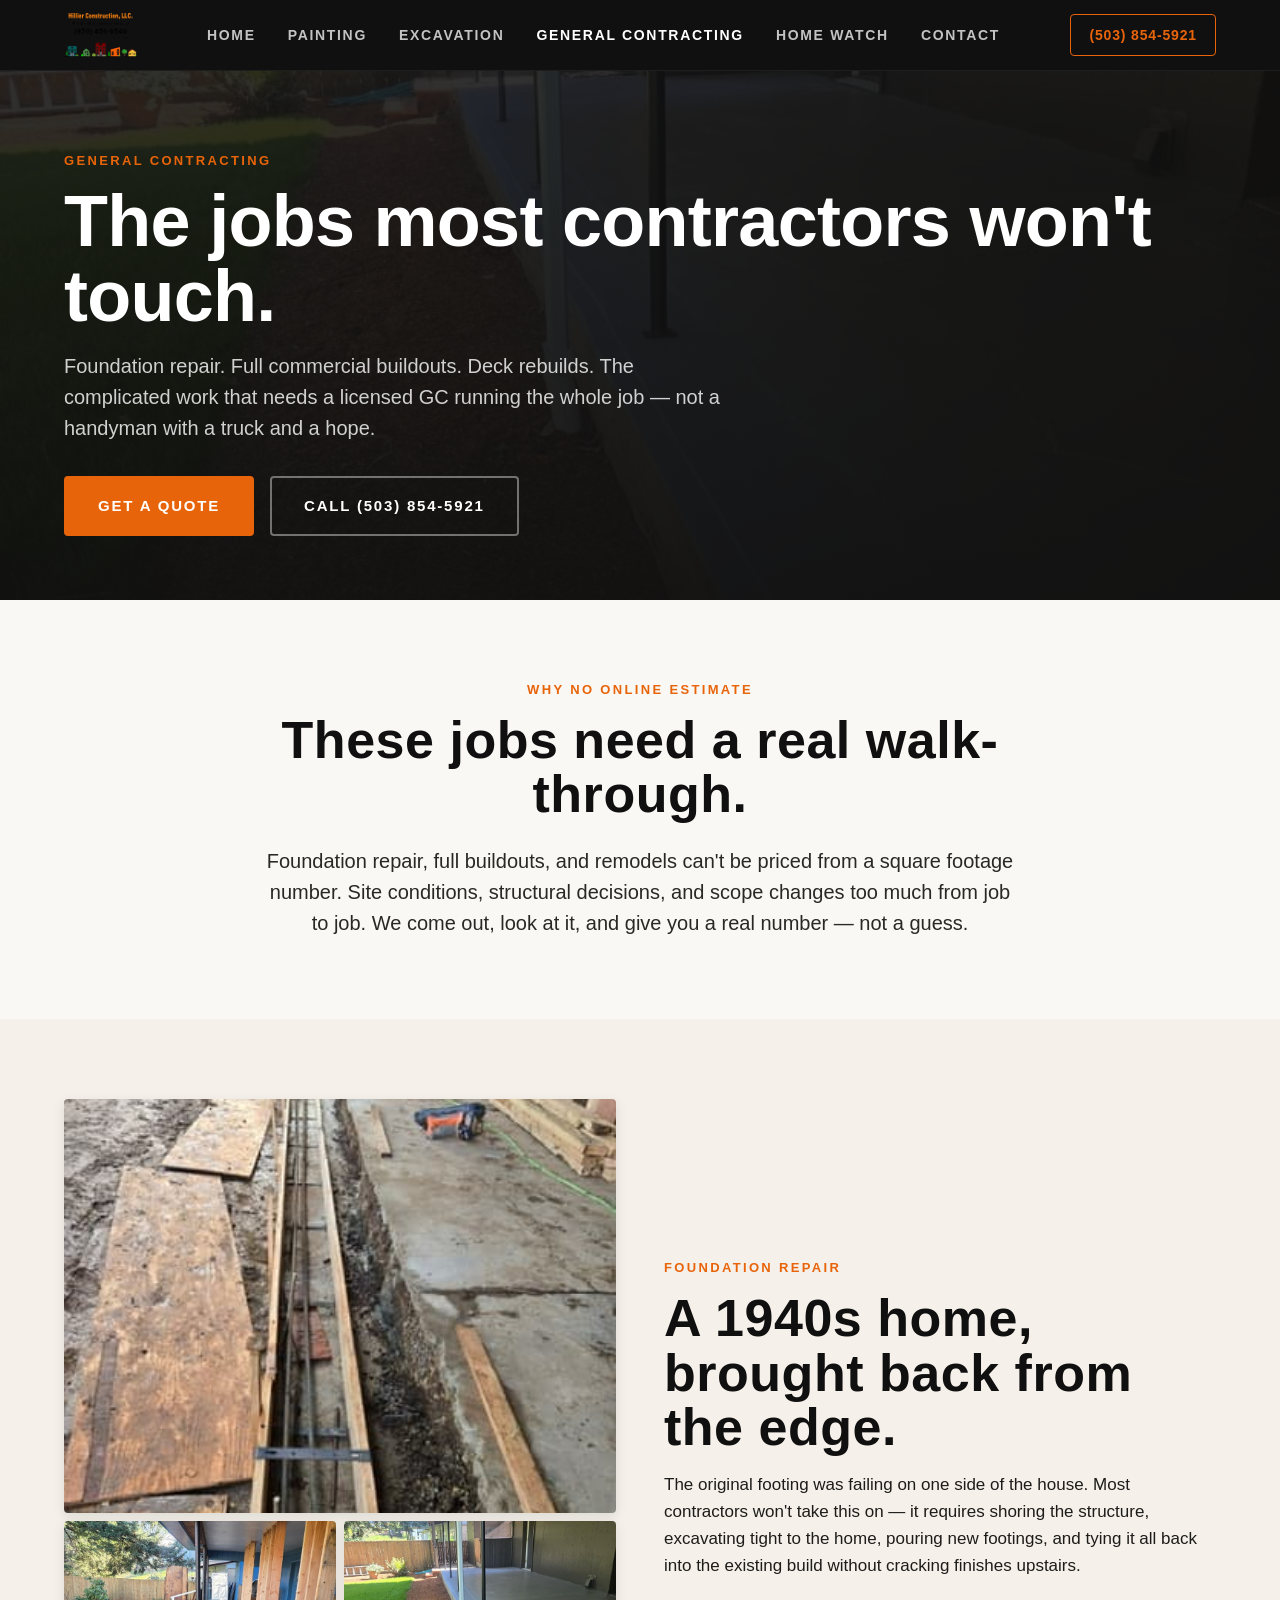
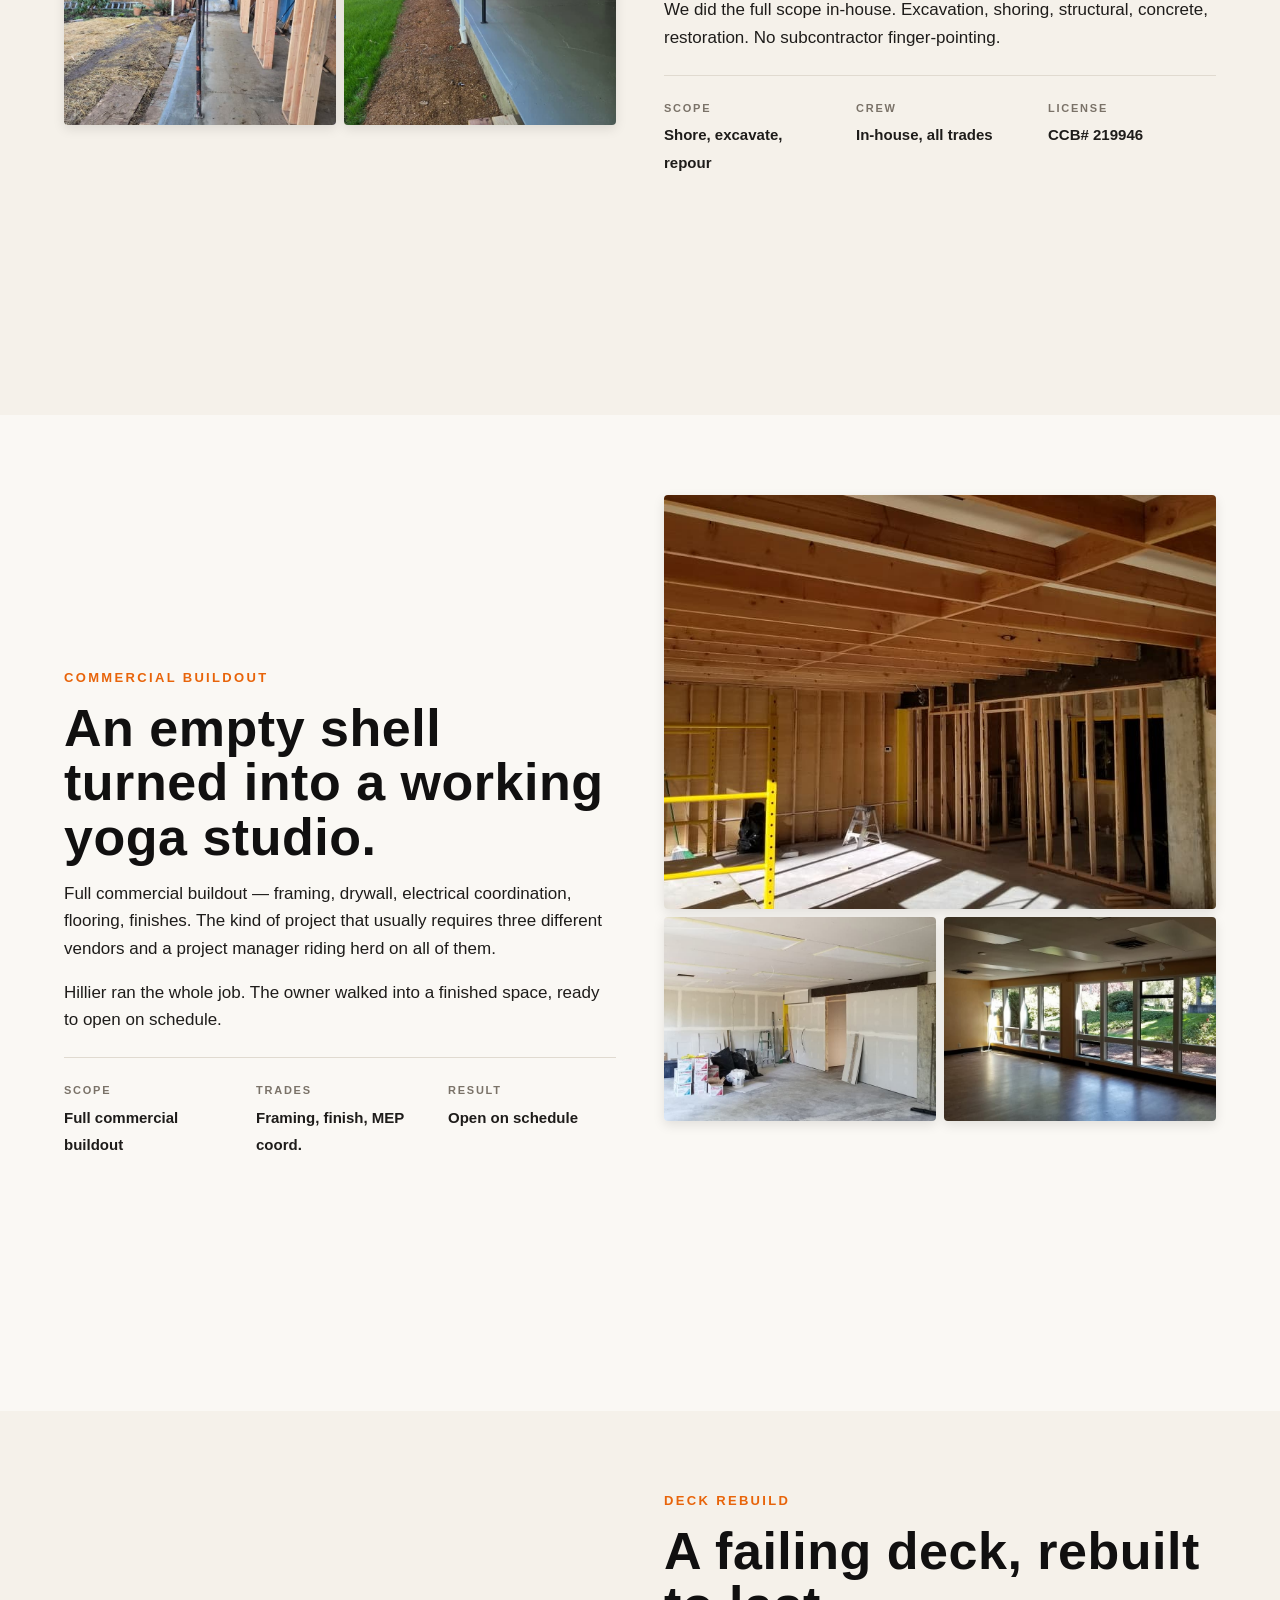
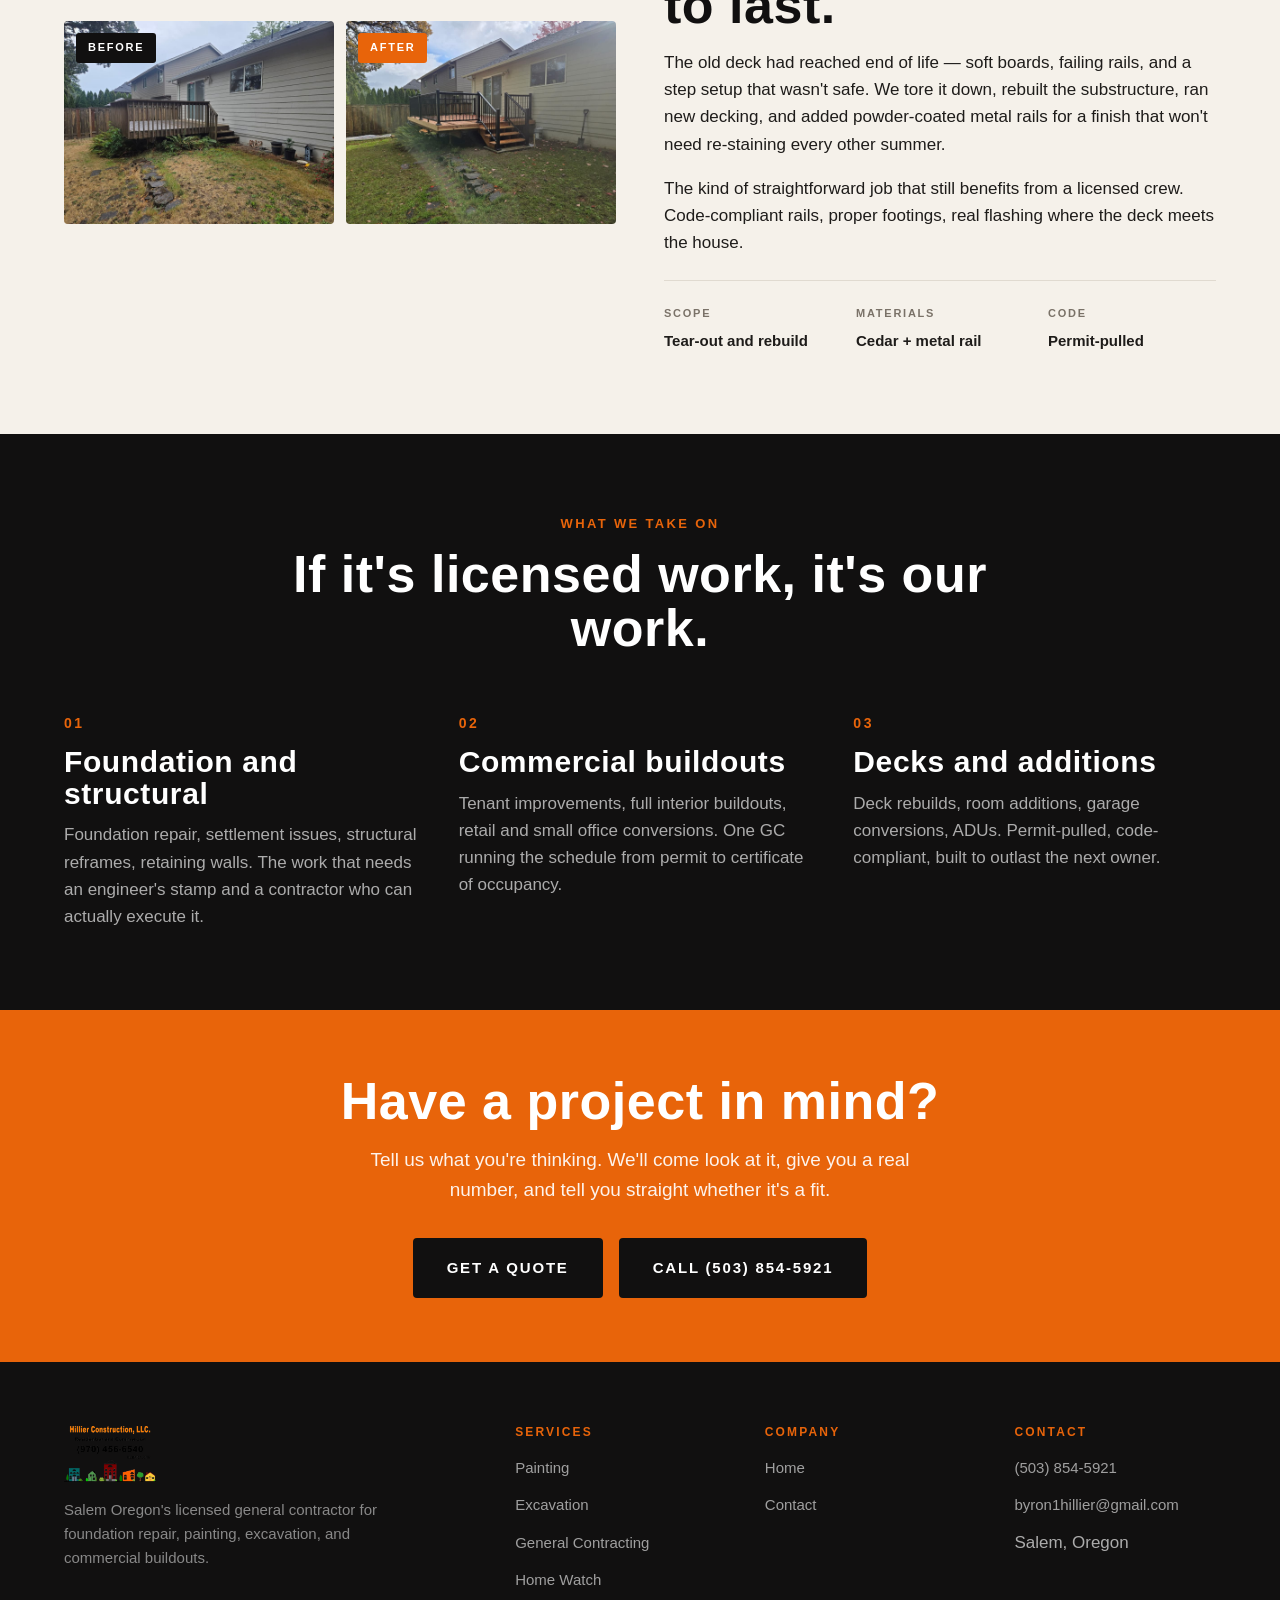
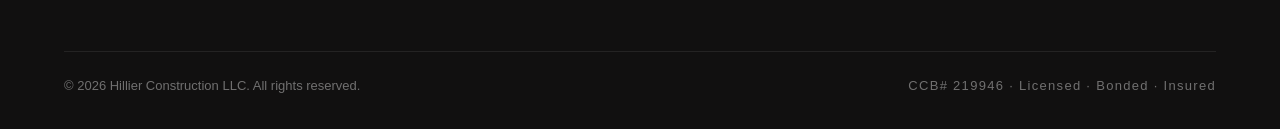
<file: gc.html>
<!DOCTYPE html>
<html lang="en">
<head>
<meta charset="UTF-8">
<meta name="viewport" content="width=device-width, initial-scale=1.0">
<title>General Contracting — Hillier Construction | Salem Oregon Licensed GC</title>
<meta name="description" content="Foundation repair, deck builds, full commercial buildouts, and remodeling in Salem Oregon. Licensed general contractor CCB# 219946. The complicated jobs done in-house.">
<link rel="stylesheet" href="styles.css">
</head>
<body>

<!-- ===== HEADER ===== -->
<header class="site-header">
  <nav class="nav">
    <a href="index.html" class="nav-logo"><img src="images/LogoHillier.png" alt="Hillier Construction" class="nav-logo-img"></a>
    <ul class="nav-links" id="navLinks">
      <li><a href="index.html">Home</a></li>
      <li><a href="painting.html">Painting</a></li>
      <li><a href="excavation.html">Excavation</a></li>
      <li><a href="gc.html" class="active">General Contracting</a></li>
      <li><a href="home-watch.html">Home Watch</a></li>
      <li><a href="contact.html">Contact</a></li>
    </ul>
    <a href="tel:5038545921" class="nav-phone">(503) 854-5921</a>
    <button class="nav-toggle" onclick="document.getElementById('navLinks').classList.toggle('open')">
      <span></span><span></span><span></span>
    </button>
  </nav>
</header>

<!-- ===== PAGE HEADER ===== -->
<section class="page-header">
  <div class="page-header-image" style="background-image: url('images/FoundationRepairFinal.jpg');"></div>
  <div class="container">
    <span class="eyebrow">General Contracting</span>
    <h1>The jobs most contractors won't touch.</h1>
    <p class="lead">Foundation repair. Full commercial buildouts. Deck rebuilds. The complicated work that needs a licensed GC running the whole job — not a handyman with a truck and a hope.</p>
    <div class="hero-actions" style="margin-top: 32px;">
      <a href="contact.html" class="btn btn-primary">Get a Quote</a>
      <a href="tel:5038545921" class="btn btn-outline">Call (503) 854-5921</a>
    </div>
  </div>
</section>

<!-- ===== WHY NO ESTIMATOR ===== -->
<section>
  <div class="container-narrow text-center">
    <span class="eyebrow">Why no online estimate</span>
    <h2 style="margin-bottom: 24px;">These jobs need a real walk-through.</h2>
    <p class="lead">Foundation repair, full buildouts, and remodels can't be priced from a square footage number. Site conditions, structural decisions, and scope changes too much from job to job. We come out, look at it, and give you a real number — not a guess.</p>
  </div>
</section>

<!-- ===== CASE STUDY 1 — FOUNDATION ===== -->
<section class="section-stone">
  <div class="container">
    <div class="case-study">
      <div class="case-study-images three">
        <img src="images/FoundationRepairBefore.jpg" alt="Foundation repair before — failing structure">
        <img src="images/FoundationRepairAfter.jpg" alt="Foundation repair during — new footing poured">
        <img src="images/FoundationRepairFinal.jpg" alt="Foundation repair complete">
      </div>
      <div class="case-study-body">
        <span class="eyebrow">Foundation Repair</span>
        <h2>A 1940s home, brought back from the edge.</h2>
        <p>The original footing was failing on one side of the house. Most contractors won't take this on — it requires shoring the structure, excavating tight to the home, pouring new footings, and tying it all back into the existing build without cracking finishes upstairs.</p>
        <p>We did the full scope in-house. Excavation, shoring, structural, concrete, restoration. No subcontractor finger-pointing.</p>
        <div class="case-study-meta">
          <div class="case-study-meta-item">
            <span class="case-study-meta-label">Scope</span>
            <span class="case-study-meta-value">Shore, excavate, repour</span>
          </div>
          <div class="case-study-meta-item">
            <span class="case-study-meta-label">Crew</span>
            <span class="case-study-meta-value">In-house, all trades</span>
          </div>
          <div class="case-study-meta-item">
            <span class="case-study-meta-label">License</span>
            <span class="case-study-meta-value">CCB# 219946</span>
          </div>
        </div>
      </div>
    </div>
  </div>
</section>

<!-- ===== CASE STUDY 2 — YOGA STUDIO ===== -->
<section>
  <div class="container">
    <div class="case-study reverse">
      <div class="case-study-images three">
        <img src="images/YogaStudioBefore.jpg" alt="Commercial space before buildout">
        <img src="images/YogaStudioDuring.jpg" alt="Commercial buildout in progress — framing">
        <img src="images/YogaStudioAfter.jpg" alt="Finished yoga studio">
      </div>
      <div class="case-study-body">
        <span class="eyebrow">Commercial Buildout</span>
        <h2>An empty shell turned into a working yoga studio.</h2>
        <p>Full commercial buildout — framing, drywall, electrical coordination, flooring, finishes. The kind of project that usually requires three different vendors and a project manager riding herd on all of them.</p>
        <p>Hillier ran the whole job. The owner walked into a finished space, ready to open on schedule.</p>
        <div class="case-study-meta">
          <div class="case-study-meta-item">
            <span class="case-study-meta-label">Scope</span>
            <span class="case-study-meta-value">Full commercial buildout</span>
          </div>
          <div class="case-study-meta-item">
            <span class="case-study-meta-label">Trades</span>
            <span class="case-study-meta-value">Framing, finish, MEP coord.</span>
          </div>
          <div class="case-study-meta-item">
            <span class="case-study-meta-label">Result</span>
            <span class="case-study-meta-value">Open on schedule</span>
          </div>
        </div>
      </div>
    </div>
  </div>
</section>

<!-- ===== CASE STUDY 3 — DECK REBUILD ===== -->
<section class="section-stone">
  <div class="container">
    <div class="case-study">
      <div class="before-after">
        <figure>
          <img src="images/DeckBefore.jpg" alt="Old deck before rebuild">
          <figcaption>Before</figcaption>
        </figure>
        <figure class="after">
          <img src="images/DeckAfter.jpg" alt="New deck after rebuild">
          <figcaption>After</figcaption>
        </figure>
      </div>
      <div class="case-study-body">
        <span class="eyebrow">Deck Rebuild</span>
        <h2>A failing deck, rebuilt to last.</h2>
        <p>The old deck had reached end of life — soft boards, failing rails, and a step setup that wasn't safe. We tore it down, rebuilt the substructure, ran new decking, and added powder-coated metal rails for a finish that won't need re-staining every other summer.</p>
        <p>The kind of straightforward job that still benefits from a licensed crew. Code-compliant rails, proper footings, real flashing where the deck meets the house.</p>
        <div class="case-study-meta">
          <div class="case-study-meta-item">
            <span class="case-study-meta-label">Scope</span>
            <span class="case-study-meta-value">Tear-out and rebuild</span>
          </div>
          <div class="case-study-meta-item">
            <span class="case-study-meta-label">Materials</span>
            <span class="case-study-meta-value">Cedar + metal rail</span>
          </div>
          <div class="case-study-meta-item">
            <span class="case-study-meta-label">Code</span>
            <span class="case-study-meta-value">Permit-pulled</span>
          </div>
        </div>
      </div>
    </div>
  </div>
</section>

<!-- ===== WHAT WE TAKE ON ===== -->
<section class="section-dark">
  <div class="container">
    <div class="section-header">
      <span class="eyebrow" style="color: var(--orange);">What We Take On</span>
      <h2 style="color: white;">If it's licensed work, it's our work.</h2>
    </div>

    <div class="value-grid">
      <div class="value-item">
        <span class="value-number">01</span>
        <h3 style="color: white;">Foundation and structural</h3>
        <p style="color: rgba(255,255,255,0.65);">Foundation repair, settlement issues, structural reframes, retaining walls. The work that needs an engineer's stamp and a contractor who can actually execute it.</p>
      </div>
      <div class="value-item">
        <span class="value-number">02</span>
        <h3 style="color: white;">Commercial buildouts</h3>
        <p style="color: rgba(255,255,255,0.65);">Tenant improvements, full interior buildouts, retail and small office conversions. One GC running the schedule from permit to certificate of occupancy.</p>
      </div>
      <div class="value-item">
        <span class="value-number">03</span>
        <h3 style="color: white;">Decks and additions</h3>
        <p style="color: rgba(255,255,255,0.65);">Deck rebuilds, room additions, garage conversions, ADUs. Permit-pulled, code-compliant, built to outlast the next owner.</p>
      </div>
    </div>
  </div>
</section>

<!-- ===== CTA STRIP ===== -->
<section class="cta-strip">
  <div class="container-narrow">
    <h2>Have a project in mind?</h2>
    <p>Tell us what you're thinking. We'll come look at it, give you a real number, and tell you straight whether it's a fit.</p>
    <div class="hero-actions" style="justify-content: center;">
      <a href="contact.html" class="btn btn-dark">Get a Quote</a>
      <a href="tel:5038545921" class="btn btn-dark">Call (503) 854-5921</a>
    </div>
  </div>
</section>

<!-- ===== FOOTER ===== -->
<footer class="site-footer">
  <div class="container">
    <div class="footer-grid">
      <div class="footer-brand">
        <img src="images/LogoHillier.png" alt="Hillier Construction" class="footer-logo-img">
        <p>Salem Oregon's licensed general contractor for foundation repair, painting, excavation, and commercial buildouts.</p>
      </div>
      <div class="footer-col">
        <h4>Services</h4>
        <ul>
          <li><a href="painting.html">Painting</a></li>
          <li><a href="excavation.html">Excavation</a></li>
          <li><a href="gc.html">General Contracting</a></li>
          <li><a href="home-watch.html">Home Watch</a></li>
        </ul>
      </div>
      <div class="footer-col">
        <h4>Company</h4>
        <ul>
          <li><a href="index.html">Home</a></li>
          <li><a href="contact.html">Contact</a></li>
        </ul>
      </div>
      <div class="footer-col">
        <h4>Contact</h4>
        <ul>
          <li><a href="tel:5038545921">(503) 854-5921</a></li>
          <li><a href="mailto:byron1hillier@gmail.com">byron1hillier@gmail.com</a></li>
          <li>Salem, Oregon</li>
        </ul>
      </div>
    </div>
    <div class="footer-bottom">
      <span>© 2026 Hillier Construction LLC. All rights reserved.</span>
      <span class="ccb">CCB# 219946 · Licensed · Bonded · Insured</span>
    </div>
  </div>
</footer>

</body>
</html>
</file>
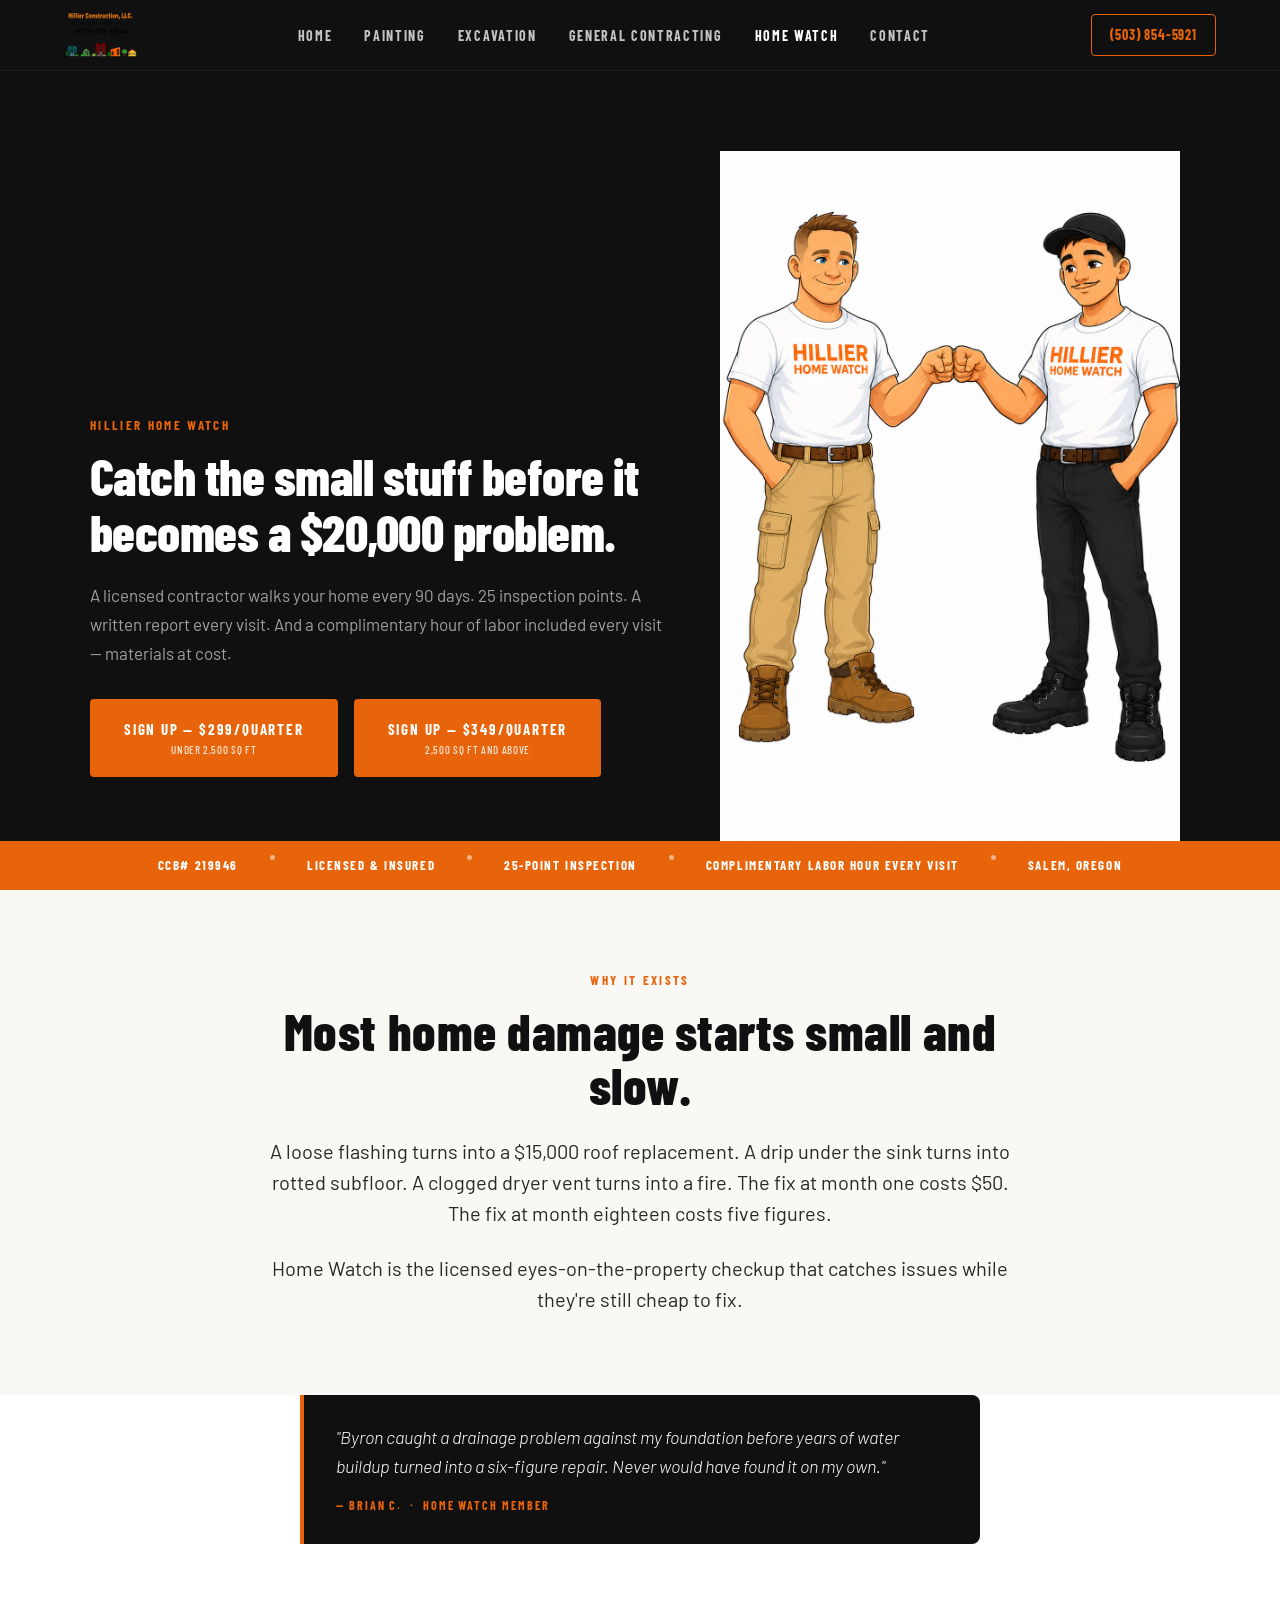
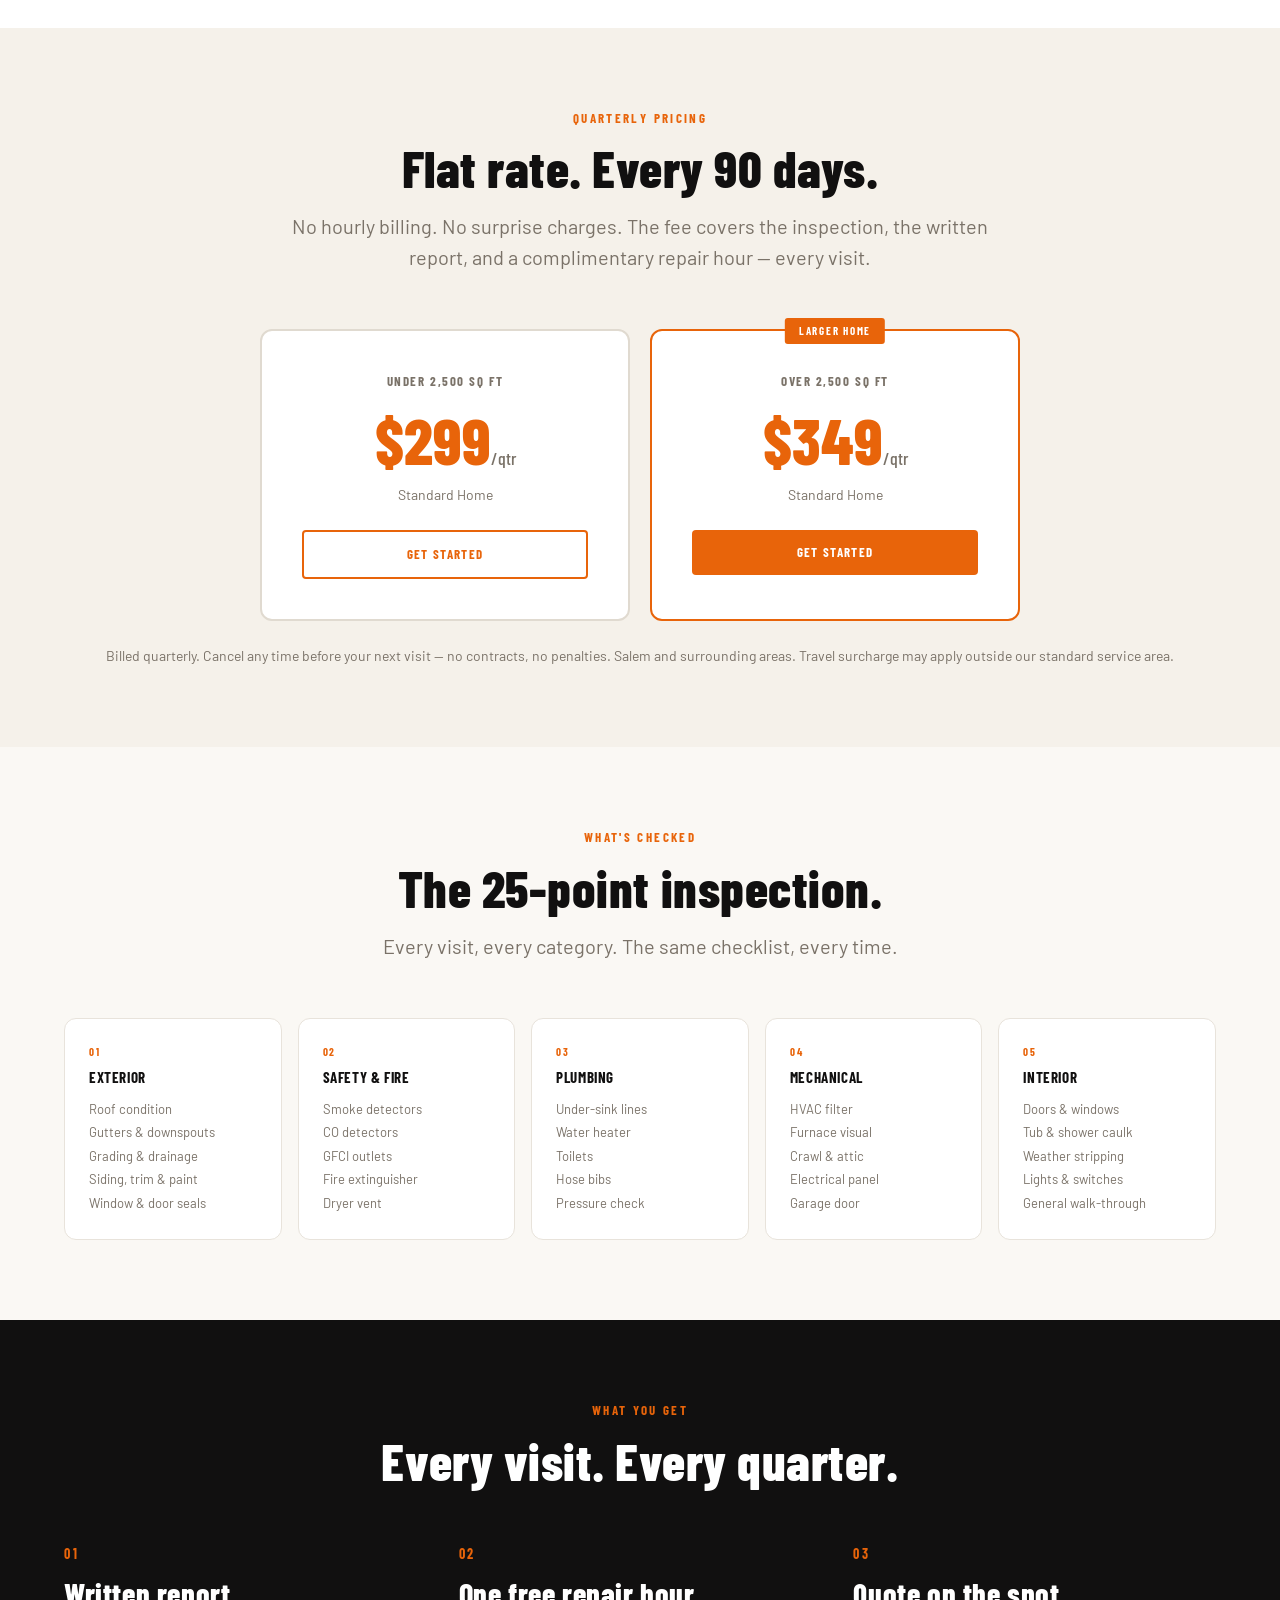
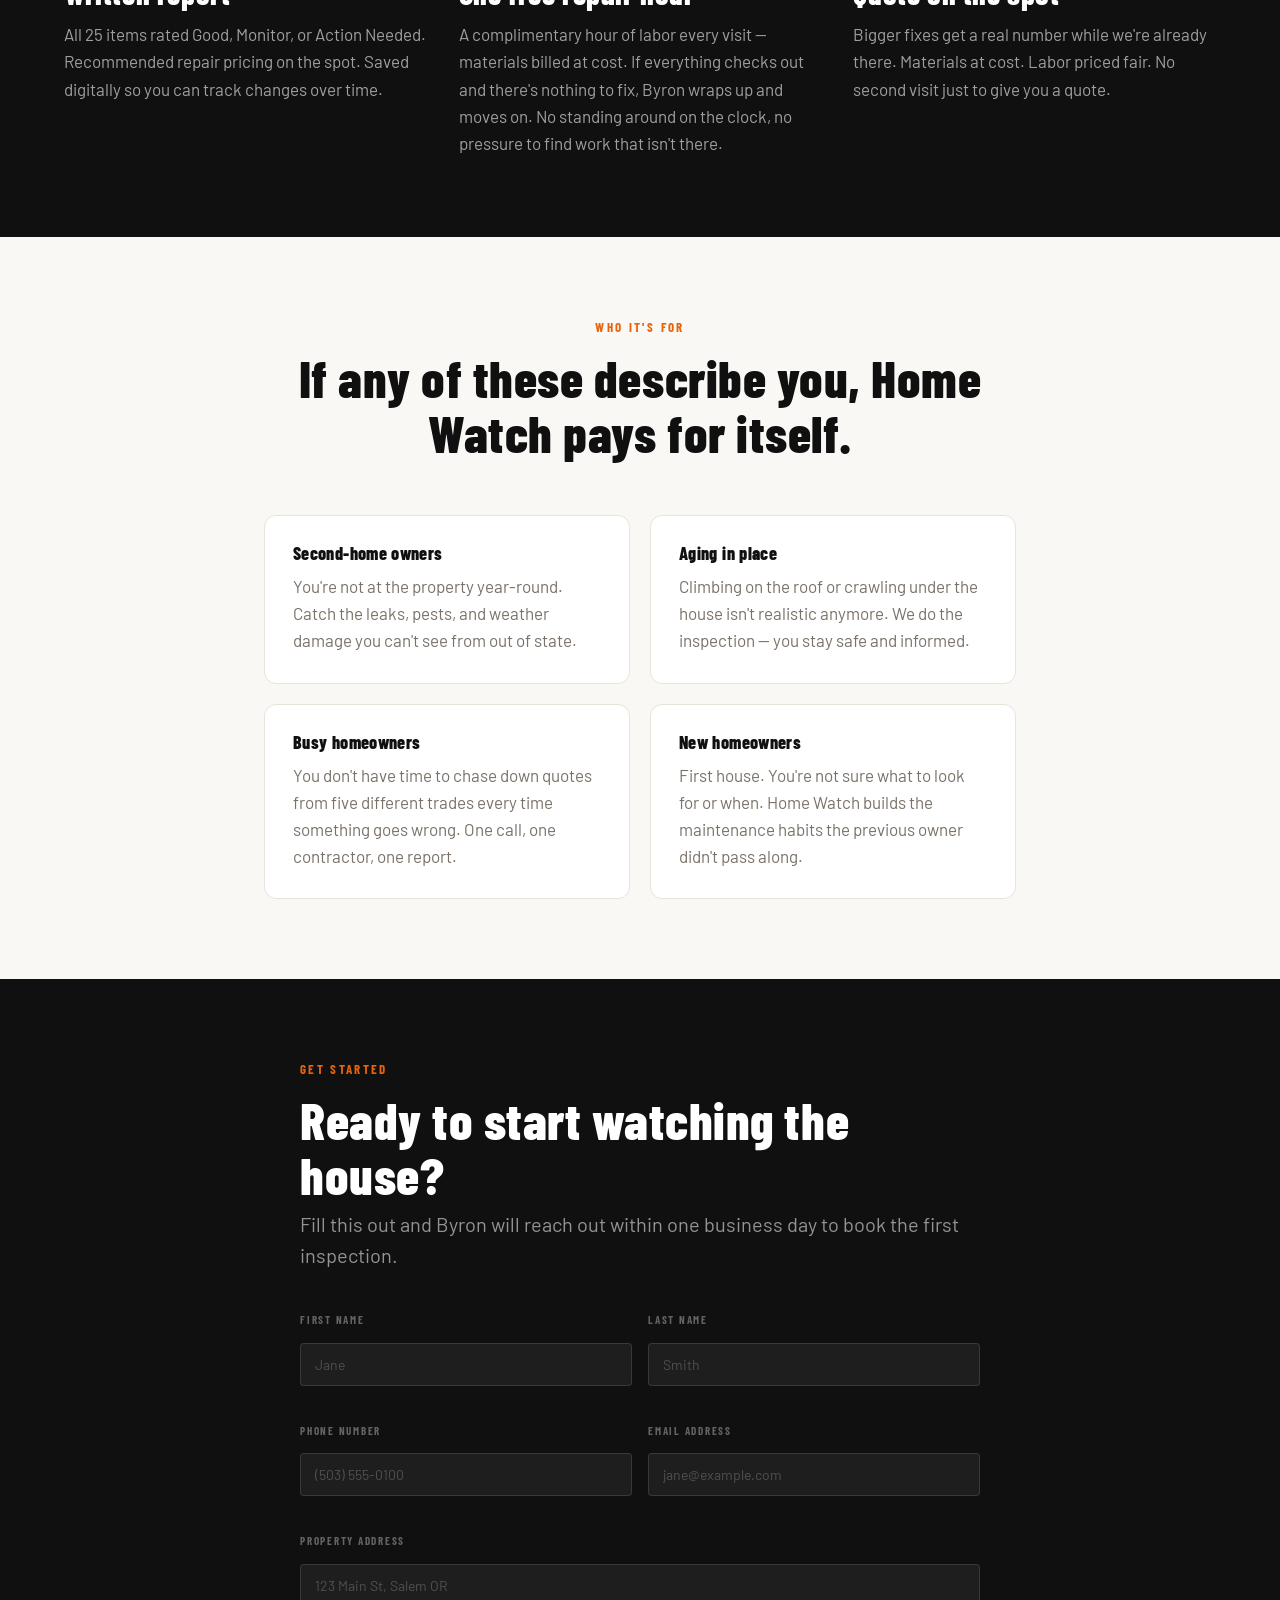
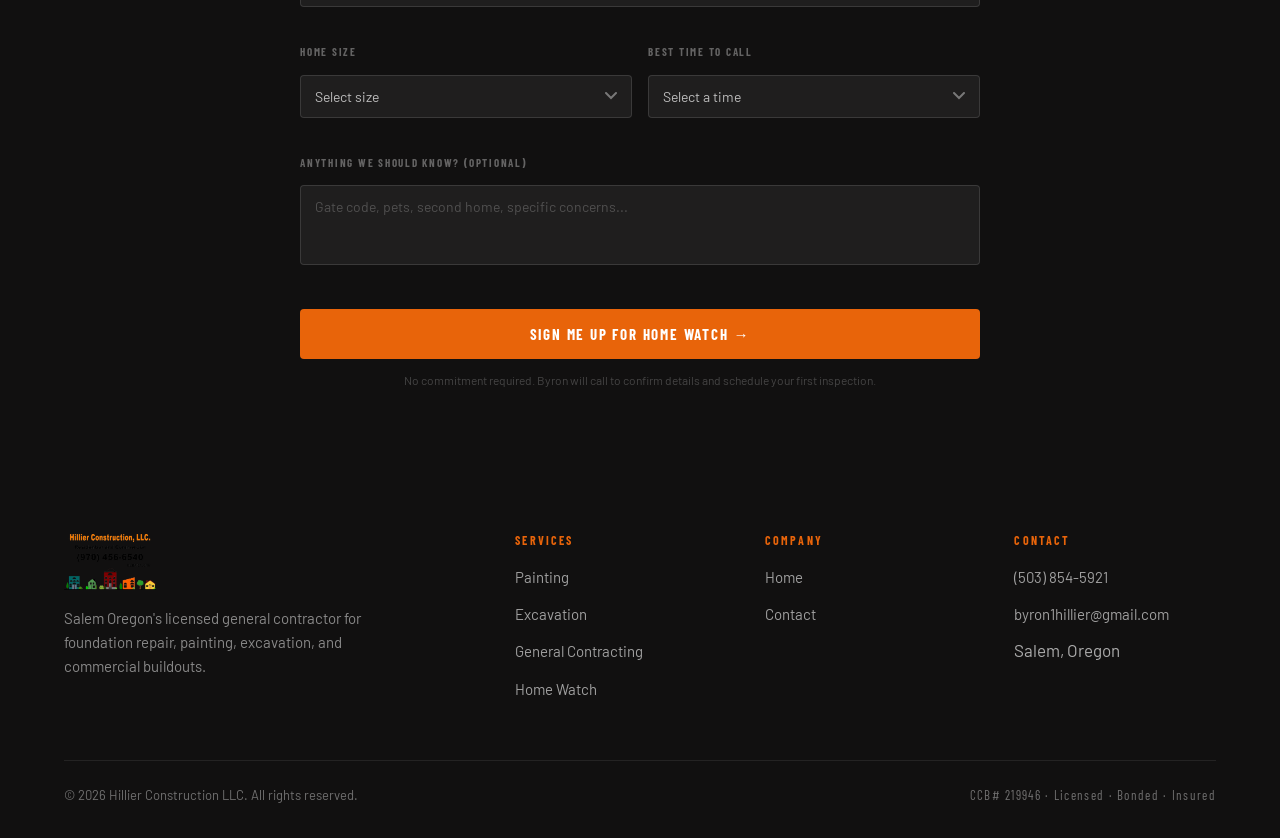
<file: home-watch.html>
<!DOCTYPE html>
<html lang="en">
<head>
<meta charset="UTF-8">
<meta name="viewport" content="width=device-width, initial-scale=1.0">
<title>Hillier Home Watch — Quarterly Home Inspections in Salem Oregon</title>
<meta name="description" content="Quarterly 25-point home inspections in Salem Oregon. $299 under 2,500 sq ft, $349 above. Catch small problems before they become big ones. Includes a complimentary repair hour every visit. CCB# 219946.">
<link rel="icon" type="image/x-icon" href="favicon.ico">
<link rel="icon" type="image/png" sizes="32x32" href="favicon-32x32.png">
<link rel="icon" type="image/png" sizes="16x16" href="favicon-16x16.png">
<link rel="apple-touch-icon" sizes="180x180" href="apple-touch-icon.png">
<link rel="preconnect" href="https://fonts.googleapis.com">
<link href="https://fonts.googleapis.com/css2?family=Barlow+Condensed:wght@500;600;700;800&family=Barlow:wght@300;400;500;600&display=swap" rel="stylesheet">
<link rel="stylesheet" href="styles.css">
<style>
/* ── Page-specific overrides ── */
.hw-hero {
  background: var(--black);
  padding: 80px 20px 0;
  overflow: hidden;
}
.hw-hero-inner {
  max-width: 1100px;
  margin: 0 auto;
  display: grid;
  grid-template-columns: 1fr 480px;
  gap: 48px;
  align-items: flex-end;
}
.hw-hero-copy {
  padding-bottom: 64px;
}
.hw-hero-copy .eyebrow {
  color: var(--orange);
}
.hw-hero-copy h1 {
  color: white;
  font-size: clamp(32px, 4vw, 52px);
  line-height: 1.1;
  margin: 12px 0 20px;
}
.hw-hero-copy .lead {
  color: rgba(255,255,255,0.6);
  font-size: 17px;
  line-height: 1.7;
  margin-bottom: 32px;
}
.hw-hero-image {
  display: flex;
  align-items: flex-end;
  justify-content: center;
}
.hw-hero-image img {
  width: 100%;
  max-width: 460px;
  display: block;
}
.hw-trust-bar {
  background: var(--orange);
  padding: 14px 20px;
}
.hw-trust-bar-inner {
  max-width: 1100px;
  margin: 0 auto;
  display: flex;
  gap: 32px;
  justify-content: center;
  flex-wrap: wrap;
}
.hw-trust-item {
  font-family: 'Barlow Condensed', sans-serif;
  font-size: 13px;
  font-weight: 700;
  letter-spacing: .12em;
  text-transform: uppercase;
  color: white;
  display: flex;
  align-items: center;
  gap: 8px;
}
.hw-trust-dot {
  width: 5px;
  height: 5px;
  border-radius: 50%;
  background: rgba(255,255,255,0.5);
  flex-shrink: 0;
}
 
/* Testimonial */
.testimonial-block {
  background: var(--black);
  border-left: 4px solid var(--orange);
  border-radius: 0 8px 8px 0;
  padding: 28px 32px;
  max-width: 680px;
  margin: 0 auto;
}
.testimonial-quote {
  font-size: 18px;
  color: white;
  line-height: 1.6;
  font-weight: 300;
  font-style: italic;
  margin-bottom: 16px;
}
.testimonial-attr {
  font-family: 'Barlow Condensed', sans-serif;
  font-size: 12px;
  font-weight: 700;
  letter-spacing: .16em;
  text-transform: uppercase;
  color: var(--orange);
}
 
/* Inline signup form */
.signup-section {
  background: var(--black);
  padding: 80px 20px;
}
.signup-inner {
  max-width: 680px;
  margin: 0 auto;
}
.signup-inner h2 {
  color: white;
  margin-bottom: 8px;
}
.signup-inner .lead {
  color: rgba(255,255,255,0.55);
  margin-bottom: 40px;
}
.signup-form {
  display: grid;
  grid-template-columns: 1fr 1fr;
  gap: 16px;
}
.signup-form .full {
  grid-column: 1 / -1;
}
.form-group {
  display: flex;
  flex-direction: column;
  gap: 6px;
}
.form-label {
  font-family: 'Barlow Condensed', sans-serif;
  font-size: 11px;
  font-weight: 700;
  letter-spacing: .16em;
  text-transform: uppercase;
  color: rgba(255,255,255,0.35);
}
.form-input,
.form-select,
.form-textarea {
  padding: 12px 14px;
  background: rgba(255,255,255,0.06);
  border: 1.5px solid rgba(255,255,255,0.12);
  border-radius: 4px;
  font-family: 'Barlow', sans-serif;
  font-size: 14px;
  color: white;
  outline: none;
  transition: border-color .2s;
  appearance: none;
  -webkit-appearance: none;
  caret-color: white;
}
.form-input::placeholder,
.form-textarea::placeholder {
  color: rgba(255,255,255,0.22);
}
.form-input:focus,
.form-select:focus,
.form-textarea:focus {
  border-color: var(--orange);
}
.form-input:-webkit-autofill,
.form-input:-webkit-autofill:hover,
.form-input:-webkit-autofill:focus,
.form-select:-webkit-autofill,
.form-textarea:-webkit-autofill {
  -webkit-text-fill-color: white;
  -webkit-box-shadow: 0 0 0px 1000px rgba(30,30,30,0.95) inset;
  transition: background-color 5000s ease-in-out 0s;
}
.form-select {
  color: rgba(255,255,255,0.7);
  background-image: url("data:image/svg+xml,%3Csvg xmlns='http://www.w3.org/2000/svg' width='12' height='8' viewBox='0 0 12 8'%3E%3Cpath d='M1 1l5 5 5-5' stroke='rgba(255,255,255,0.4)' stroke-width='2' fill='none' stroke-linecap='round'/%3E%3C/svg%3E");
  background-repeat: no-repeat;
  background-position: right 14px center;
  padding-right: 36px;
  cursor: pointer;
}
.form-select option {
  background: #1a1a1a;
  color: white;
}
.form-textarea {
  resize: none;
  min-height: 80px;
}
.btn-submit {
  width: 100%;
  padding: 16px;
  background: var(--orange);
  color: white;
  border: none;
  border-radius: 4px;
  font-family: 'Barlow Condensed', sans-serif;
  font-size: 15px;
  font-weight: 700;
  letter-spacing: .12em;
  text-transform: uppercase;
  cursor: pointer;
  transition: background .2s;
  margin-top: 8px;
}
.btn-submit:hover {
  background: #c8540a;
}
.form-legal {
  font-size: 12px;
  color: rgba(255,255,255,0.22);
  text-align: center;
  margin-top: 12px;
  line-height: 1.6;
}
 
/* Pricing cards */
.price-card {
  background: white;
  border: 2px solid var(--border, #e8e3db);
  border-radius: 12px;
  padding: 40px;
  text-align: center;
}
.price-card.featured {
  border-color: var(--orange);
  position: relative;
}
.price-tag {
  position: absolute;
  top: -13px;
  left: 50%;
  transform: translateX(-50%);
  background: var(--orange);
  color: white;
  font-family: 'Barlow Condensed', sans-serif;
  font-size: 11px;
  font-weight: 700;
  letter-spacing: .16em;
  text-transform: uppercase;
  padding: 4px 14px;
  border-radius: 3px;
  white-space: nowrap;
}
.price-label {
  font-family: 'Barlow Condensed', sans-serif;
  font-size: 13px;
  font-weight: 700;
  letter-spacing: .12em;
  text-transform: uppercase;
  color: #7a7268;
  margin-bottom: 16px;
  display: block;
}
.price-amount {
  font-family: 'Barlow Condensed', sans-serif;
  font-size: 64px;
  font-weight: 800;
  color: var(--orange);
  line-height: 1;
}
.price-period {
  font-size: 18px;
  color: #7a7268;
  font-weight: 500;
}
.price-detail {
  color: #7a7268;
  font-size: 14px;
  margin-top: 12px;
}
.price-annual {
  font-size: 12px;
  color: #7a7268;
  margin-top: 6px;
}
.price-cta {
  display: block;
  margin-top: 24px;
  padding: 12px;
  background: var(--orange);
  color: white;
  border-radius: 4px;
  font-family: 'Barlow Condensed', sans-serif;
  font-size: 13px;
  font-weight: 700;
  letter-spacing: .1em;
  text-transform: uppercase;
  text-decoration: none;
  transition: background .2s;
}
.price-cta:hover {
  background: #c8540a;
}
.price-cta.outline {
  background: transparent;
  border: 2px solid var(--orange);
  color: var(--orange);
}
.price-cta.outline:hover {
  background: var(--orange);
  color: white;
}
 
@media (max-width: 800px) {
  .hw-hero-inner {
    grid-template-columns: 1fr;
  }
  .hw-hero-image {
    order: -1;
  }
  .hw-hero-image img {
    max-width: 300px;
    margin: 0 auto;
  }
  .hw-hero-copy {
    padding-bottom: 40px;
  }
  .signup-form {
    grid-template-columns: 1fr;
  }
  .signup-form .full {
    grid-column: 1;
  }
}
</style>
</head>
<body>
 
<!-- ===== HEADER ===== -->
<header class="site-header">
  <nav class="nav">
    <a href="index.html" class="nav-logo">
      <img src="images/LogoHillier.png" alt="Hillier Construction" class="nav-logo-img">
    </a>
    <ul class="nav-links" id="navLinks">
      <li><a href="index.html">Home</a></li>
      <li><a href="painting.html">Painting</a></li>
      <li><a href="excavation.html">Excavation</a></li>
      <li><a href="gc.html">General Contracting</a></li>
      <li><a href="home-watch.html" class="active">Home Watch</a></li>
      <li><a href="contact.html">Contact</a></li>
    </ul>
    <a href="tel:5038545921" class="nav-phone">(503) 854-5921</a>
    <button class="nav-toggle" onclick="document.getElementById('navLinks').classList.toggle('open')">
      <span></span><span></span><span></span>
    </button>
  </nav>
</header>
 
<!-- ===== HERO ===== -->
<section class="hw-hero">
  <div class="hw-hero-inner">
    <div class="hw-hero-copy">
      <span class="eyebrow">Hillier Home Watch</span>
      <h1>Catch the small stuff before it becomes a $20,000 problem.</h1>
      <p class="lead">A licensed contractor walks your home every 90 days. 25 inspection points. A written report every visit. And a complimentary hour of labor included every visit — materials at cost.</p>
      <div class="hero-actions">
        <a href="#signup" class="btn btn-primary">Sign Up — $299/Quarter <span style="display:block;font-size:11px;font-weight:500;letter-spacing:.06em;opacity:.85;">Under 2,500 sq ft</span></a>
        <a href="#signup" class="btn btn-primary">Sign Up — $349/Quarter <span style="display:block;font-size:11px;font-weight:500;letter-spacing:.06em;opacity:.85;">2,500 sq ft and above</span></a>
      </div>
    </div>
    <div class="hw-hero-image">
      <img src="byron-royice-fistbump.png" alt="Byron and Royice — Hillier Home Watch">
    </div>
  </div>
</section>
 
<!-- ===== TRUST BAR ===== -->
<div class="hw-trust-bar">
  <div class="hw-trust-bar-inner">
    <span class="hw-trust-item">CCB# 219946</span>
    <span class="hw-trust-dot"></span>
    <span class="hw-trust-item">Licensed &amp; Insured</span>
    <span class="hw-trust-dot"></span>
    <span class="hw-trust-item">25-Point Inspection</span>
    <span class="hw-trust-dot"></span>
    <span class="hw-trust-item">Complimentary Labor Hour Every Visit</span>
    <span class="hw-trust-dot"></span>
    <span class="hw-trust-item">Salem, Oregon</span>
  </div>
</div>
 
<!-- ===== WHY THIS EXISTS ===== -->
<section>
  <div class="container-narrow text-center">
    <span class="eyebrow">Why It Exists</span>
    <h2 style="margin-bottom: 24px;">Most home damage starts small and slow.</h2>
    <p class="lead">A loose flashing turns into a $15,000 roof replacement. A drip under the sink turns into rotted subfloor. A clogged dryer vent turns into a fire. The fix at month one costs $50. The fix at month eighteen costs five figures.</p>
    <p class="lead" style="margin-top: 24px;">Home Watch is the licensed eyes-on-the-property checkup that catches issues while they're still cheap to fix.</p>
  </div>
</section>
 
<!-- ===== TESTIMONIAL ===== -->
<section style="padding: 0 20px 64px; background: white;">
  <div class="container-narrow">
    <div class="testimonial-block">
      <div class="testimonial-quote">"Byron caught a drainage problem against my foundation before years of water buildup turned into a six-figure repair. Never would have found it on my own."</div>
      <div class="testimonial-attr">— Brian C. &nbsp;·&nbsp; Home Watch Member</div>
    </div>
    <p style="text-align:center; margin-top: 20px; font-size: 13px; color: #7a7268;">
      <!-- Swap placeholder above with a real Byron client quote when available -->
    </p>
  </div>
</section>
 
<!-- ===== PRICING ===== -->
<section class="section-stone">
  <div class="container">
    <div class="section-header">
      <span class="eyebrow">Quarterly Pricing</span>
      <h2>Flat rate. Every 90 days.</h2>
      <p class="lead">No hourly billing. No surprise charges. The fee covers the inspection, the written report, and a complimentary repair hour — every visit.</p>
    </div>
 
    <div style="display: grid; grid-template-columns: repeat(auto-fit, minmax(280px, 1fr)); gap: 20px; max-width: 760px; margin: 0 auto;">
      <div class="price-card">
        <span class="price-label">Under 2,500 sq ft</span>
        <div class="price-amount">$299<span class="price-period">/qtr</span></div>
        <div class="price-detail">Standard Home</div>
        
        <a href="#signup" class="price-cta outline">Get Started</a>
      </div>
      <div class="price-card featured">
        <span class="price-tag">Larger Home</span>
        <span class="price-label">Over 2,500 sq ft</span>
        <div class="price-amount">$349<span class="price-period">/qtr</span></div>
        <div class="price-detail">Standard Home</div>
        
        <a href="#signup" class="price-cta">Get Started</a>
      </div>
    </div>
    <p class="text-center" style="margin-top: 24px; color: #7a7268; font-size: 14px;">Billed quarterly. Cancel any time before your next visit — no contracts, no penalties. Salem and surrounding areas. Travel surcharge may apply outside our standard service area.</p>
  </div>
</section>
 
<!-- ===== WHAT'S CHECKED ===== -->
<section>
  <div class="container">
    <div class="section-header">
      <span class="eyebrow">What's Checked</span>
      <h2>The 25-point inspection.</h2>
      <p class="lead">Every visit, every category. The same checklist, every time.</p>
    </div>
 
    <div style="display: grid; grid-template-columns: repeat(auto-fit, minmax(160px, 1fr)); gap: 16px;">
      <div style="background: white; border: 1px solid #e8e3db; border-radius: 12px; padding: 24px;">
        <span style="font-family:'Barlow Condensed',sans-serif; font-size:11px; font-weight:700; letter-spacing:.16em; text-transform:uppercase; color:var(--orange); display:block; margin-bottom:10px;">01</span>
        <h4 style="margin-bottom: 12px; font-size: 15px;">Exterior</h4>
        <ul style="list-style: none; font-size: 13px; color: #7a7268; line-height: 1.8;">
          <li>Roof condition</li>
          <li>Gutters &amp; downspouts</li>
          <li>Grading &amp; drainage</li>
          <li>Siding, trim &amp; paint</li>
          <li>Window &amp; door seals</li>
        </ul>
      </div>
      <div style="background: white; border: 1px solid #e8e3db; border-radius: 12px; padding: 24px;">
        <span style="font-family:'Barlow Condensed',sans-serif; font-size:11px; font-weight:700; letter-spacing:.16em; text-transform:uppercase; color:var(--orange); display:block; margin-bottom:10px;">02</span>
        <h4 style="margin-bottom: 12px; font-size: 15px;">Safety &amp; Fire</h4>
        <ul style="list-style: none; font-size: 13px; color: #7a7268; line-height: 1.8;">
          <li>Smoke detectors</li>
          <li>CO detectors</li>
          <li>GFCI outlets</li>
          <li>Fire extinguisher</li>
          <li>Dryer vent</li>
        </ul>
      </div>
      <div style="background: white; border: 1px solid #e8e3db; border-radius: 12px; padding: 24px;">
        <span style="font-family:'Barlow Condensed',sans-serif; font-size:11px; font-weight:700; letter-spacing:.16em; text-transform:uppercase; color:var(--orange); display:block; margin-bottom:10px;">03</span>
        <h4 style="margin-bottom: 12px; font-size: 15px;">Plumbing</h4>
        <ul style="list-style: none; font-size: 13px; color: #7a7268; line-height: 1.8;">
          <li>Under-sink lines</li>
          <li>Water heater</li>
          <li>Toilets</li>
          <li>Hose bibs</li>
          <li>Pressure check</li>
        </ul>
      </div>
      <div style="background: white; border: 1px solid #e8e3db; border-radius: 12px; padding: 24px;">
        <span style="font-family:'Barlow Condensed',sans-serif; font-size:11px; font-weight:700; letter-spacing:.16em; text-transform:uppercase; color:var(--orange); display:block; margin-bottom:10px;">04</span>
        <h4 style="margin-bottom: 12px; font-size: 15px;">Mechanical</h4>
        <ul style="list-style: none; font-size: 13px; color: #7a7268; line-height: 1.8;">
          <li>HVAC filter</li>
          <li>Furnace visual</li>
          <li>Crawl &amp; attic</li>
          <li>Electrical panel</li>
          <li>Garage door</li>
        </ul>
      </div>
      <div style="background: white; border: 1px solid #e8e3db; border-radius: 12px; padding: 24px;">
        <span style="font-family:'Barlow Condensed',sans-serif; font-size:11px; font-weight:700; letter-spacing:.16em; text-transform:uppercase; color:var(--orange); display:block; margin-bottom:10px;">05</span>
        <h4 style="margin-bottom: 12px; font-size: 15px;">Interior</h4>
        <ul style="list-style: none; font-size: 13px; color: #7a7268; line-height: 1.8;">
          <li>Doors &amp; windows</li>
          <li>Tub &amp; shower caulk</li>
          <li>Weather stripping</li>
          <li>Lights &amp; switches</li>
          <li>General walk-through</li>
        </ul>
      </div>
    </div>
  </div>
</section>
 
<!-- ===== WHAT YOU GET ===== -->
<section class="section-dark">
  <div class="container">
    <div class="section-header">
      <span class="eyebrow" style="color: var(--orange);">What You Get</span>
      <h2 style="color: white;">Every visit. Every quarter.</h2>
    </div>
    <div class="value-grid">
      <div class="value-item">
        <span class="value-number">01</span>
        <h3 style="color: white;">Written report</h3>
        <p style="color: rgba(255,255,255,0.6);">All 25 items rated Good, Monitor, or Action Needed. Recommended repair pricing on the spot. Saved digitally so you can track changes over time.</p>
      </div>
      <div class="value-item">
        <span class="value-number">02</span>
        <h3 style="color: white;">One free repair hour</h3>
        <p style="color: rgba(255,255,255,0.6);">A complimentary hour of labor every visit — materials billed at cost. If everything checks out and there's nothing to fix, Byron wraps up and moves on. No standing around on the clock, no pressure to find work that isn't there.</p>
      </div>
      <div class="value-item">
        <span class="value-number">03</span>
        <h3 style="color: white;">Quote on the spot</h3>
        <p style="color: rgba(255,255,255,0.6);">Bigger fixes get a real number while we're already there. Materials at cost. Labor priced fair. No second visit just to give you a quote.</p>
      </div>
    </div>
  </div>
</section>
 
<!-- ===== WHO IT'S FOR ===== -->
<section>
  <div class="container-narrow">
    <div class="section-header">
      <span class="eyebrow">Who It's For</span>
      <h2>If any of these describe you, Home Watch pays for itself.</h2>
    </div>
    <div style="display: grid; grid-template-columns: 1fr 1fr; gap: 20px;">
      <div style="background: white; border: 1px solid #e8e3db; border-radius: 12px; padding: 28px;">
        <h3 style="margin-bottom: 10px; font-size: 18px;">Second-home owners</h3>
        <p style="color: #7a7268; line-height: 1.6;">You're not at the property year-round. Catch the leaks, pests, and weather damage you can't see from out of state.</p>
      </div>
      <div style="background: white; border: 1px solid #e8e3db; border-radius: 12px; padding: 28px;">
        <h3 style="margin-bottom: 10px; font-size: 18px;">Aging in place</h3>
        <p style="color: #7a7268; line-height: 1.6;">Climbing on the roof or crawling under the house isn't realistic anymore. We do the inspection — you stay safe and informed.</p>
      </div>
      <div style="background: white; border: 1px solid #e8e3db; border-radius: 12px; padding: 28px;">
        <h3 style="margin-bottom: 10px; font-size: 18px;">Busy homeowners</h3>
        <p style="color: #7a7268; line-height: 1.6;">You don't have time to chase down quotes from five different trades every time something goes wrong. One call, one contractor, one report.</p>
      </div>
      <div style="background: white; border: 1px solid #e8e3db; border-radius: 12px; padding: 28px;">
        <h3 style="margin-bottom: 10px; font-size: 18px;">New homeowners</h3>
        <p style="color: #7a7268; line-height: 1.6;">First house. You're not sure what to look for or when. Home Watch builds the maintenance habits the previous owner didn't pass along.</p>
      </div>
    </div>
  </div>
</section>
 
<!-- ===== SIGNUP FORM ===== -->
<section class="signup-section" id="signup">
  <div class="signup-inner">
    <span class="eyebrow" style="color: var(--orange);">Get Started</span>
    <h2>Ready to start watching the house?</h2>
    <p class="lead">Fill this out and Byron will reach out within one business day to book the first inspection.</p>
 
    <form
      action="https://formspree.io/f/xaqagqqp"
      method="POST"
      class="signup-form"
    >
      <input type="hidden" name="_subject" value="New Home Watch Signup">
      <input type="hidden" name="source" value="home-watch-page">
 
      <div class="form-group">
        <label class="form-label">First Name</label>
        <input type="text" name="first_name" class="form-input" placeholder="Jane" required>
      </div>
      <div class="form-group">
        <label class="form-label">Last Name</label>
        <input type="text" name="last_name" class="form-input" placeholder="Smith" required>
      </div>
      <div class="form-group">
        <label class="form-label">Phone Number</label>
        <input type="tel" name="phone" class="form-input" placeholder="(503) 555-0100" required>
      </div>
      <div class="form-group">
        <label class="form-label">Email Address</label>
        <input type="email" name="email" class="form-input" placeholder="jane@example.com" required>
      </div>
      <div class="form-group full">
        <label class="form-label">Property Address</label>
        <input type="text" name="address" class="form-input" placeholder="123 Main St, Salem OR" required>
      </div>
      <div class="form-group">
        <label class="form-label">Home Size</label>
        <select name="home_size" class="form-select" required>
          <option value="" disabled selected>Select size</option>
          <option value="under_2500">Under 2,500 sq ft — $299/qtr</option>
          <option value="over_2500">Over 2,500 sq ft — $349/qtr</option>
        </select>
      </div>
      <div class="form-group">
        <label class="form-label">Best Time to Call</label>
        <select name="call_time" class="form-select">
          <option value="" disabled selected>Select a time</option>
          <option value="morning">Morning (8am–12pm)</option>
          <option value="afternoon">Afternoon (12pm–5pm)</option>
          <option value="evening">Evening (5pm–7pm)</option>
        </select>
      </div>
      <div class="form-group full">
        <label class="form-label">Anything we should know? (optional)</label>
        <textarea name="notes" class="form-textarea" placeholder="Gate code, pets, second home, specific concerns..."></textarea>
      </div>
      <div class="full">
        <button type="submit" class="btn-submit">Sign Me Up for Home Watch →</button>
        <p class="form-legal">No commitment required. Byron will call to confirm details and schedule your first inspection.</p>
      </div>
    </form>
  </div>
</section>
 
<!-- ===== FOOTER ===== -->
<footer class="site-footer">
  <div class="container">
    <div class="footer-grid">
      <div class="footer-brand">
        <img src="images/LogoHillier.png" alt="Hillier Construction" class="footer-logo-img">
        <p>Salem Oregon's licensed general contractor for foundation repair, painting, excavation, and commercial buildouts.</p>
      </div>
      <div class="footer-col">
        <h4>Services</h4>
        <ul>
          <li><a href="painting.html">Painting</a></li>
          <li><a href="excavation.html">Excavation</a></li>
          <li><a href="gc.html">General Contracting</a></li>
          <li><a href="home-watch.html">Home Watch</a></li>
        </ul>
      </div>
      <div class="footer-col">
        <h4>Company</h4>
        <ul>
          <li><a href="index.html">Home</a></li>
          <li><a href="contact.html">Contact</a></li>
        </ul>
      </div>
      <div class="footer-col">
        <h4>Contact</h4>
        <ul>
          <li><a href="tel:5038545921">(503) 854-5921</a></li>
          <li><a href="mailto:byron1hillier@gmail.com">byron1hillier@gmail.com</a></li>
          <li>Salem, Oregon</li>
        </ul>
      </div>
    </div>
    <div class="footer-bottom">
      <span>© 2026 Hillier Construction LLC. All rights reserved.</span>
      <span class="ccb">CCB# 219946 · Licensed · Bonded · Insured</span>
    </div>
  </div>
</footer>
 
</body>
</html>
</file>
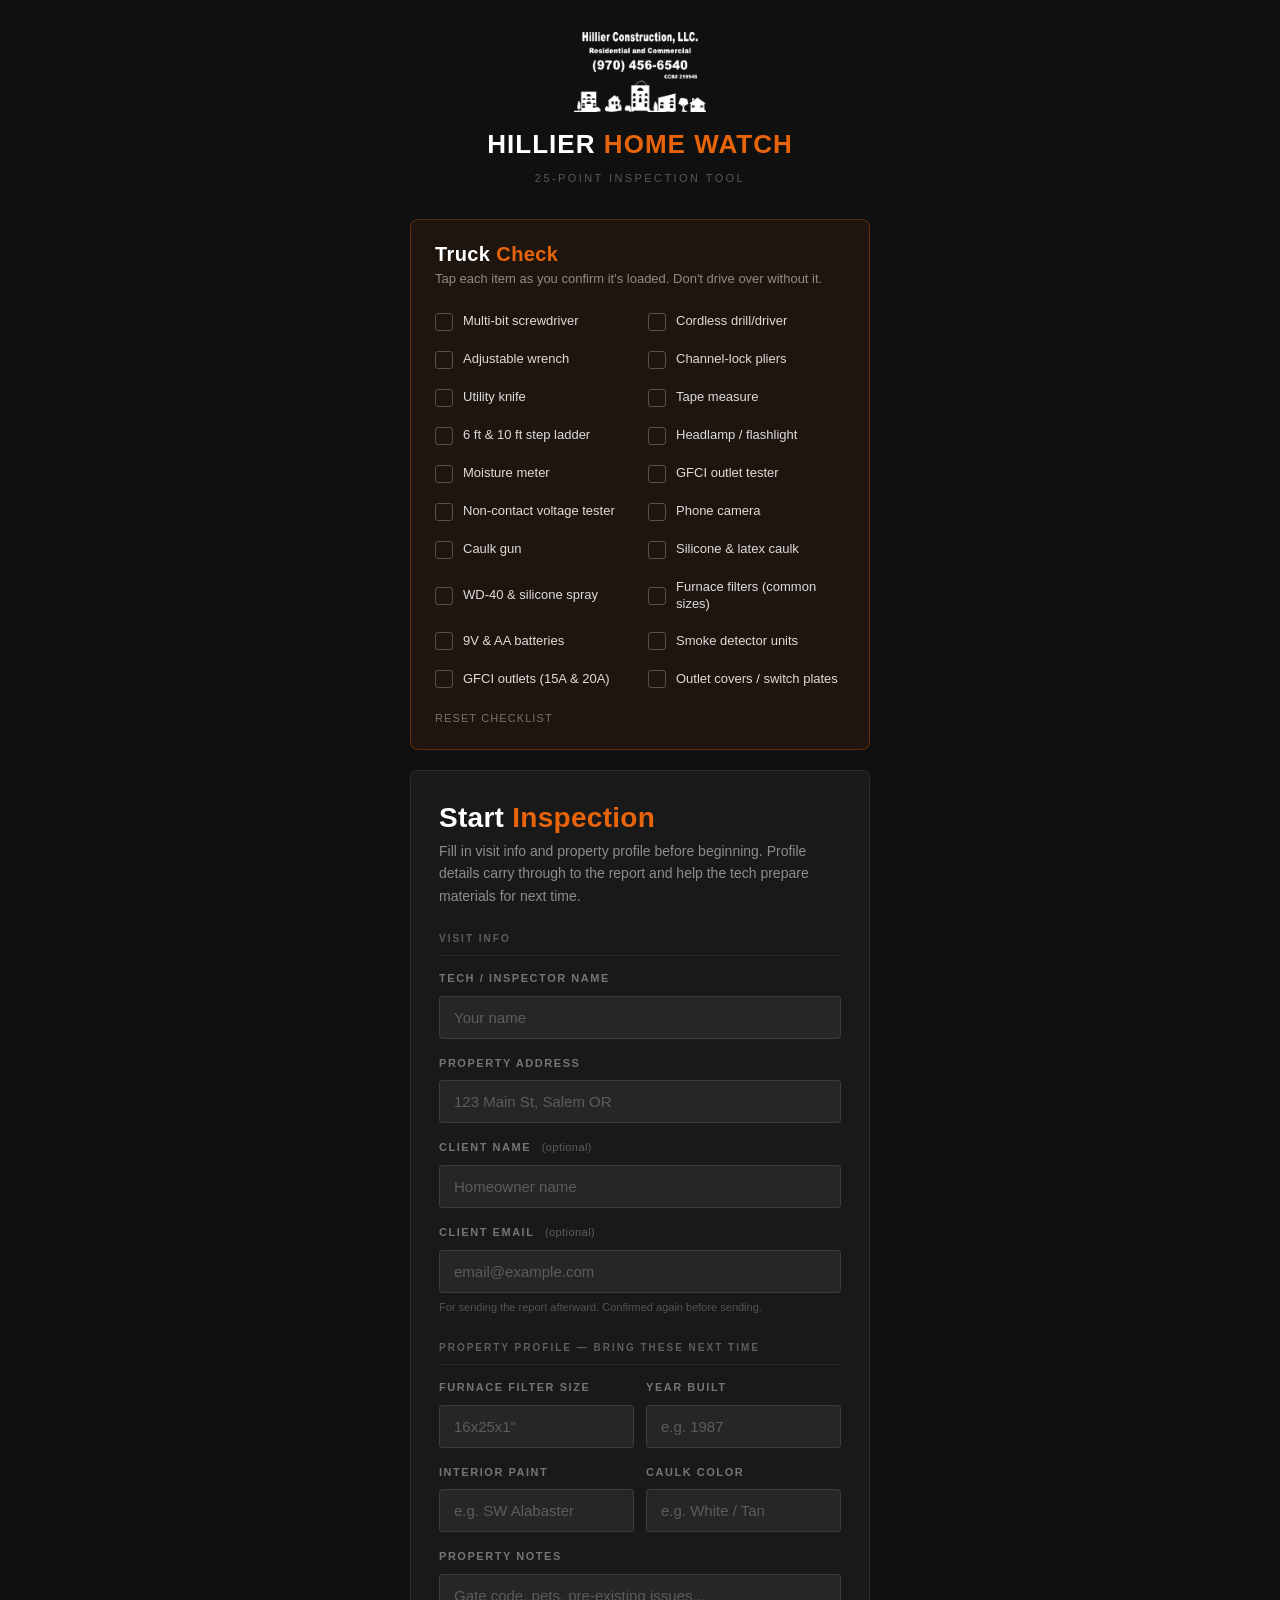
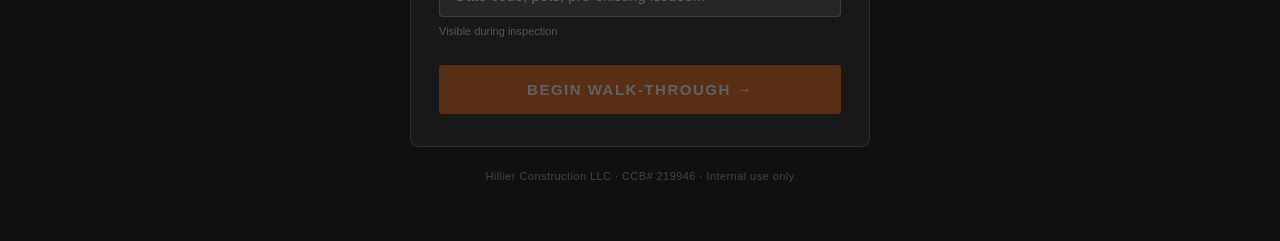
<file: inspection-tool.html>
<!DOCTYPE html>
<html lang="en">
<head>
<meta charset="UTF-8">
<meta name="viewport" content="width=device-width, initial-scale=1.0, user-scalable=no">
<meta name="robots" content="noindex, nofollow">
<title>Hillier Home Watch — Inspection Tool</title>
<link rel="stylesheet" href="styles.css">
<link rel="icon" type="image/x-icon" href="favicon.ico">
<link rel="icon" type="image/png" sizes="32x32" href="favicon-32x32.png">
<link rel="icon" type="image/png" sizes="16x16" href="favicon-16x16.png">
<link rel="apple-touch-icon" sizes="180x180" href="apple-touch-icon.png">
<style>
/* ===== INSPECTION TOOL — uses styles.css design system ===== */
.tool-screen { display: none; min-height: 100vh; }
.tool-screen.active { display: block; }

/* START SCREEN */
.start-screen {
  background: var(--black);
  min-height: 100vh;
  display: flex;
  flex-direction: column;
  align-items: center;
  padding: 32px 20px 56px;
}
.start-logo-img {
  height: 80px;
  width: auto;
  margin-bottom: 12px;
  filter: brightness(0) invert(1);
}
.start-logo-text {
  font-family: 'Barlow Condensed', sans-serif;
  font-size: 26px;
  font-weight: 800;
  color: white;
  letter-spacing: 0.04em;
  text-align: center;
  margin-bottom: 4px;
}
.start-logo-text span { color: var(--orange); }
.start-sub {
  font-family: 'Barlow Condensed', sans-serif;
  font-size: 11px;
  color: rgba(255,255,255,0.3);
  letter-spacing: 0.22em;
  text-transform: uppercase;
  text-align: center;
  margin-bottom: 32px;
}
.start-card {
  background: rgba(255,255,255,0.04);
  border: 1px solid rgba(255,255,255,0.08);
  border-radius: var(--radius-lg);
  padding: 32px 28px;
  width: 100%;
  max-width: 460px;
  margin-bottom: 20px;
}
.start-card h1 {
  font-family: 'Barlow Condensed', sans-serif;
  font-size: 28px;
  font-weight: 800;
  color: white;
  margin-bottom: 8px;
  letter-spacing: 0.01em;
}
.start-card h1 span { color: var(--orange); }
.start-intro {
  font-size: 14px;
  color: rgba(255,255,255,0.5);
  font-weight: 300;
  line-height: 1.6;
  margin-bottom: 24px;
}
.sc-section-label {
  font-family: 'Barlow Condensed', sans-serif;
  font-size: 10px;
  font-weight: 700;
  letter-spacing: 0.2em;
  text-transform: uppercase;
  color: rgba(255,255,255,0.3);
  margin-bottom: 14px;
  padding-bottom: 8px;
  border-bottom: 1px solid rgba(255,255,255,0.06);
  display: block;
}
.tool-fg { margin-bottom: 16px; }
.tool-fl {
  display: block;
  font-family: 'Barlow Condensed', sans-serif;
  font-size: 11px;
  font-weight: 700;
  letter-spacing: 0.14em;
  text-transform: uppercase;
  color: rgba(255,255,255,0.4);
  margin-bottom: 8px;
}
.tool-fl-opt {
  font-weight: 400;
  color: rgba(255,255,255,0.3);
  text-transform: none;
  letter-spacing: 0.04em;
  font-size: 11px;
  margin-left: 6px;
}
.tool-fi {
  width: 100%;
  padding: 12px 14px;
  background: rgba(255,255,255,0.06);
  border: 1.5px solid rgba(255,255,255,0.1);
  border-radius: var(--radius);
  font-family: 'Barlow', sans-serif;
  font-size: 15px;
  color: white;
  outline: none;
  transition: border-color 0.2s;
  appearance: none;
}
.tool-fi::placeholder { color: rgba(255,255,255,0.25); }
.tool-fi:focus { border-color: var(--orange); }
.tool-frow { display: grid; grid-template-columns: 1fr 1fr; gap: 12px; }
@media (max-width: 480px) { .tool-frow { grid-template-columns: 1fr; } }
.tool-fhint {
  font-size: 11px;
  color: rgba(255,255,255,0.25);
  margin-top: 6px;
  font-weight: 300;
}

/* TOOL KIT CHECKLIST ON START SCREEN */
.toolkit-card {
  background: rgba(232,100,10,0.06);
  border: 1px solid rgba(232,100,10,0.3);
  border-radius: var(--radius-lg);
  padding: 24px 24px 18px;
  width: 100%;
  max-width: 460px;
  margin-bottom: 20px;
}
.toolkit-card h2 {
  font-family: 'Barlow Condensed', sans-serif;
  font-size: 20px;
  font-weight: 800;
  color: white;
  letter-spacing: 0.02em;
  margin-bottom: 4px;
}
.toolkit-card h2 span { color: var(--orange); }
.toolkit-intro {
  font-size: 13px;
  color: rgba(255,255,255,0.5);
  margin-bottom: 18px;
  line-height: 1.5;
}
.toolkit-grid {
  display: grid;
  grid-template-columns: 1fr 1fr;
  gap: 8px 16px;
}
@media (max-width: 480px) { .toolkit-grid { grid-template-columns: 1fr; } }
.toolkit-row {
  display: flex;
  align-items: center;
  gap: 10px;
  padding: 6px 0;
  cursor: pointer;
  user-select: none;
}
.toolkit-box {
  width: 18px;
  height: 18px;
  border: 1.5px solid rgba(255,255,255,0.25);
  border-radius: 3px;
  flex-shrink: 0;
  display: flex;
  align-items: center;
  justify-content: center;
  transition: all 0.15s;
  background: transparent;
}
.toolkit-row.checked .toolkit-box {
  background: var(--orange);
  border-color: var(--orange);
}
.toolkit-mark { font-size: 10px; color: white; display: none; }
.toolkit-row.checked .toolkit-mark { display: block; }
.toolkit-row.checked .toolkit-text {
  text-decoration: line-through;
  color: rgba(255,255,255,0.4);
}
.toolkit-text {
  font-size: 13px;
  color: rgba(255,255,255,0.85);
  line-height: 1.3;
  transition: all 0.15s;
}
.toolkit-reset {
  margin-top: 14px;
  background: transparent;
  border: none;
  color: rgba(255,255,255,0.4);
  font-family: 'Barlow Condensed', sans-serif;
  font-size: 11px;
  letter-spacing: 0.1em;
  text-transform: uppercase;
  cursor: pointer;
  padding: 4px 0;
}
.toolkit-reset:hover { color: var(--orange); }

.btn-tool-start {
  width: 100%;
  padding: 16px;
  background: var(--orange);
  color: white;
  border: none;
  border-radius: var(--radius);
  font-family: 'Barlow Condensed', sans-serif;
  font-size: 15px;
  font-weight: 700;
  letter-spacing: 0.1em;
  text-transform: uppercase;
  cursor: pointer;
  transition: background 0.2s;
  margin-top: 8px;
}
.btn-tool-start:hover { background: var(--orange-dark); }
.btn-tool-start:disabled { opacity: 0.3; cursor: not-allowed; }
.start-legal {
  font-size: 11px;
  color: rgba(255,255,255,0.2);
  text-align: center;
  line-height: 1.7;
  font-family: 'Barlow Condensed', sans-serif;
  letter-spacing: 0.04em;
}

/* CHECK SCREEN */
.check-hdr {
  background: var(--black);
  padding: 0 20px;
  height: 60px;
  display: flex;
  align-items: center;
  justify-content: space-between;
  position: sticky;
  top: 0;
  z-index: 50;
}
.check-logo {
  font-family: 'Barlow Condensed', sans-serif;
  font-size: 16px;
  font-weight: 800;
  color: white;
  letter-spacing: 0.04em;
}
.check-logo span { color: var(--orange); }
.prog-wrap { display: flex; align-items: center; gap: 10px; }
.prog-bar {
  width: 100px;
  height: 4px;
  background: rgba(255,255,255,0.12);
  border-radius: 2px;
  overflow: hidden;
}
.prog-fill {
  height: 100%;
  background: var(--orange);
  border-radius: 2px;
  transition: width 0.3s ease;
}
.prog-txt {
  font-family: 'Barlow Condensed', sans-serif;
  font-size: 12px;
  font-weight: 700;
  color: rgba(255,255,255,0.5);
  letter-spacing: 0.06em;
}
.check-meta {
  background: var(--warm-white);
  border-bottom: 1px solid var(--border);
  padding: 12px 20px;
  display: flex;
  gap: 20px;
  flex-wrap: wrap;
}
.mi {
  font-family: 'Barlow Condensed', sans-serif;
  font-size: 11px;
  font-weight: 700;
  letter-spacing: 0.1em;
  text-transform: uppercase;
  color: var(--muted);
  display: flex;
  align-items: center;
  gap: 6px;
}
.md {
  width: 5px;
  height: 5px;
  border-radius: 50%;
  background: var(--orange);
  flex-shrink: 0;
}
.prop-banner {
  background: var(--black);
  padding: 12px 20px;
  display: flex;
  gap: 16px;
  flex-wrap: wrap;
  align-items: center;
}
.pchip {
  font-family: 'Barlow Condensed', sans-serif;
  font-size: 11px;
  font-weight: 700;
  letter-spacing: 0.08em;
  text-transform: uppercase;
  color: rgba(255,255,255,0.4);
  display: flex;
  align-items: center;
  gap: 6px;
}
.pchip span { color: rgba(232,100,10,0.85); }
.check-body { padding: 16px 20px 120px; background: var(--off-white); }

/* CATEGORY BLOCKS */
.cat-block { margin-bottom: 12px; }
.cat-hdr {
  display: flex;
  align-items: center;
  justify-content: space-between;
  padding: 14px 18px;
  background: var(--black);
  border-radius: var(--radius-lg) var(--radius-lg) 0 0;
  cursor: pointer;
  user-select: none;
}
.cat-left { display: flex; align-items: center; gap: 12px; }
.cat-num {
  font-family: 'Barlow Condensed', sans-serif;
  font-size: 11px;
  font-weight: 700;
  color: var(--orange);
  letter-spacing: 0.16em;
}
.cat-name {
  font-family: 'Barlow Condensed', sans-serif;
  font-size: 17px;
  font-weight: 800;
  color: white;
  letter-spacing: 0.03em;
}
.cat-right { display: flex; align-items: center; gap: 12px; }
.cat-badge {
  font-family: 'Barlow Condensed', sans-serif;
  font-size: 11px;
  color: rgba(255,255,255,0.4);
  letter-spacing: 0.08em;
}
.cat-arrow {
  color: rgba(255,255,255,0.4);
  font-size: 14px;
  transition: transform 0.2s;
  font-family: 'Barlow Condensed', sans-serif;
  font-weight: 700;
}
.item-list {
  background: white;
  border-radius: 0 0 var(--radius-lg) var(--radius-lg);
  overflow: hidden;
  border: 1px solid var(--border);
  border-top: none;
}
.cat-block.collapsed .item-list { display: none; }
.cat-block.collapsed .cat-arrow { transform: rotate(-90deg); }
.cat-block.collapsed .cat-hdr { border-radius: var(--radius-lg); }

/* INSPECTION ITEMS */
.check-item {
  border-bottom: 1px solid var(--border);
  padding: 16px 18px;
}
.check-item:last-child { border-bottom: none; }
.item-top {
  display: flex;
  align-items: flex-start;
  gap: 12px;
  margin-bottom: 12px;
}
.item-num {
  font-family: 'Barlow Condensed', sans-serif;
  font-size: 11px;
  font-weight: 700;
  color: var(--muted);
  letter-spacing: 0.08em;
  flex-shrink: 0;
  padding-top: 2px;
  min-width: 24px;
}
.item-name {
  font-size: 15px;
  font-weight: 500;
  color: var(--text);
  flex: 1;
  line-height: 1.4;
}
.status-row { display: flex; gap: 8px; }
.sbtn {
  flex: 1;
  padding: 10px 4px;
  border-radius: var(--radius);
  border: 2px solid transparent;
  font-family: 'Barlow Condensed', sans-serif;
  font-size: 12px;
  font-weight: 700;
  letter-spacing: 0.08em;
  text-transform: uppercase;
  cursor: pointer;
  transition: all 0.15s;
  background: var(--stone);
  color: var(--muted);
  text-align: center;
}
.sbtn.ag { background: #EDF7ED; border-color: #6ABF6A; color: #2D6A2D; }
.sbtn.ay { background: #FFFBEA; border-color: #F0C040; color: #7A5C00; }
.sbtn.ar { background: #FDF0F0; border-color: #E05555; color: #8B1A1A; }

/* SUB-PANELS */
.sub-panel {
  display: none;
  margin-top: 12px;
  border: 1.5px solid var(--border);
  border-radius: var(--radius);
  overflow: hidden;
}
.sub-panel.open { display: block; }
.sub-hdr {
  font-family: 'Barlow Condensed', sans-serif;
  font-size: 10px;
  font-weight: 700;
  letter-spacing: 0.16em;
  text-transform: uppercase;
  padding: 8px 14px;
  border-bottom: 1px solid var(--border);
}
.sub-hdr.y { background: #FFFBEA; color: #7A5C00; }
.sub-hdr.r { background: #FDF0F0; color: #8B1A1A; }
.sub-opt {
  display: flex;
  align-items: flex-start;
  gap: 12px;
  padding: 10px 14px;
  border-bottom: 1px solid var(--border);
  cursor: pointer;
  transition: background 0.15s;
}
.sub-opt:last-child { border-bottom: none; }
.sub-opt:hover, .sub-opt.chk { background: var(--off-white); }
.sub-box {
  width: 18px;
  height: 18px;
  border: 2px solid var(--border);
  border-radius: 3px;
  flex-shrink: 0;
  display: flex;
  align-items: center;
  justify-content: center;
  margin-top: 1px;
  transition: all 0.15s;
}
.sub-opt.chk .sub-box { background: var(--orange); border-color: var(--orange); }
.sub-mark { font-size: 10px; color: white; display: none; }
.sub-opt.chk .sub-mark { display: block; }
.sub-txt { font-size: 13px; color: var(--text); line-height: 1.4; }

/* MATERIAL ROW */
.mat-row {
  display: flex;
  gap: 8px;
  margin-top: 10px;
  align-items: center;
}
.mat-lbl {
  font-family: 'Barlow Condensed', sans-serif;
  font-size: 11px;
  font-weight: 700;
  letter-spacing: 0.1em;
  text-transform: uppercase;
  color: var(--muted);
  flex-shrink: 0;
  white-space: nowrap;
}
.mat-inp {
  flex: 1;
  padding: 8px 12px;
  border: 1.5px solid var(--border);
  border-radius: var(--radius);
  font-family: 'Barlow', sans-serif;
  font-size: 13px;
  color: var(--text);
  background: var(--warm-white);
  outline: none;
  transition: border-color 0.2s;
}
.mat-inp:focus { border-color: var(--orange); }
.note-fld {
  display: none;
  width: 100%;
  margin-top: 10px;
  padding: 10px 12px;
  border: 1.5px solid var(--border);
  border-radius: var(--radius);
  font-family: 'Barlow', sans-serif;
  font-size: 13px;
  color: var(--text);
  background: var(--warm-white);
  outline: none;
  resize: none;
  min-height: 56px;
  transition: border-color 0.2s;
}
.note-fld:focus { border-color: var(--orange); }
.note-fld.open { display: block; }

/* FLOAT BAR */
.float-bar {
  position: fixed;
  bottom: 0;
  left: 0;
  right: 0;
  padding: 14px 20px;
  background: var(--black);
  border-top: 1px solid rgba(255,255,255,0.08);
  display: flex;
  gap: 12px;
  align-items: center;
  z-index: 100;
}
.float-ctr {
  font-family: 'Barlow Condensed', sans-serif;
  font-size: 13px;
  font-weight: 700;
  color: rgba(255,255,255,0.4);
  letter-spacing: 0.06em;
  flex-shrink: 0;
}
.float-ctr span { color: var(--orange); }
.btn-complete {
  flex: 1;
  padding: 14px;
  background: var(--orange);
  color: white;
  border: none;
  border-radius: var(--radius);
  font-family: 'Barlow Condensed', sans-serif;
  font-size: 14px;
  font-weight: 700;
  letter-spacing: 0.1em;
  text-transform: uppercase;
  cursor: pointer;
  transition: background 0.2s;
}
.btn-complete:hover { background: var(--orange-dark); }
.btn-complete:disabled { opacity: 0.3; cursor: not-allowed; }

/* REPORT SCREEN */
.rpt-toolbar {
  background: var(--black);
  padding: 12px 20px;
  display: flex;
  align-items: center;
  justify-content: space-between;
  gap: 12px;
  position: sticky;
  top: 0;
  z-index: 50;
}
.rtlbl {
  font-family: 'Barlow Condensed', sans-serif;
  font-size: 12px;
  font-weight: 700;
  color: rgba(255,255,255,0.4);
  letter-spacing: 0.1em;
  text-transform: uppercase;
}
.rt-btns { display: flex; gap: 8px; }
.btn-act {
  padding: 9px 18px;
  border-radius: var(--radius);
  font-family: 'Barlow Condensed', sans-serif;
  font-size: 12px;
  font-weight: 700;
  letter-spacing: 0.1em;
  text-transform: uppercase;
  cursor: pointer;
  border: none;
  transition: all 0.2s;
}
.btn-print { background: var(--orange); color: white; }
.btn-print:hover { background: var(--orange-dark); }
.btn-new {
  background: rgba(255,255,255,0.08);
  color: rgba(255,255,255,0.6);
  border: 1px solid rgba(255,255,255,0.1);
}
.btn-new:hover { background: rgba(255,255,255,0.14); }
.rpt-pg {
  max-width: 760px;
  margin: 0 auto;
  padding: 24px 20px 56px;
}

/* CLIENT EMAIL CONFIRM ON REPORT */
.email-confirm {
  background: var(--warm-white);
  border: 1px solid var(--border);
  border-radius: var(--radius-lg);
  padding: 16px 20px;
  margin-bottom: 14px;
  display: flex;
  align-items: center;
  gap: 14px;
  flex-wrap: wrap;
}
.email-confirm-label {
  font-family: 'Barlow Condensed', sans-serif;
  font-size: 11px;
  font-weight: 700;
  letter-spacing: 0.14em;
  text-transform: uppercase;
  color: var(--muted);
  flex-shrink: 0;
}
.email-confirm-input {
  flex: 1;
  min-width: 200px;
  padding: 9px 12px;
  border: 1.5px solid var(--border);
  border-radius: var(--radius);
  font-family: 'Barlow', sans-serif;
  font-size: 14px;
  color: var(--text);
  background: white;
  outline: none;
  transition: border-color 0.2s;
}
.email-confirm-input:focus { border-color: var(--orange); }

/* REPORT HEADER */
.rpt-hdr {
  background: var(--black);
  border-radius: var(--radius-lg);
  padding: 28px;
  margin-bottom: 14px;
}
.rpt-hdr-top {
  display: flex;
  justify-content: space-between;
  align-items: flex-start;
  gap: 20px;
  flex-wrap: wrap;
  margin-bottom: 20px;
}
.rpt-co {
  font-family: 'Barlow Condensed', sans-serif;
  font-size: 22px;
  font-weight: 800;
  color: white;
  letter-spacing: 0.04em;
  margin-bottom: 4px;
}
.rpt-co span { color: var(--orange); }
.rpt-ccb {
  font-family: 'Barlow Condensed', sans-serif;
  font-size: 10px;
  color: rgba(255,255,255,0.3);
  letter-spacing: 0.16em;
  text-transform: uppercase;
}
.spills { display: flex; gap: 8px; }
.spill {
  padding: 10px 16px;
  border-radius: var(--radius);
  text-align: center;
  min-width: 60px;
}
.spill .sn {
  font-family: 'Barlow Condensed', sans-serif;
  font-size: 30px;
  font-weight: 800;
  line-height: 1;
  display: block;
}
.spill .sl {
  font-family: 'Barlow Condensed', sans-serif;
  font-size: 9px;
  font-weight: 700;
  letter-spacing: 0.14em;
  text-transform: uppercase;
  display: block;
  margin-top: 2px;
}
.spill-g { background: rgba(45,106,45,0.4); }
.spill-g .sn, .spill-g .sl { color: #6ABF6A; }
.spill-y { background: rgba(122,92,0,0.35); }
.spill-y .sn, .spill-y .sl { color: #F0C040; }
.spill-r { background: rgba(139,26,26,0.4); }
.spill-r .sn, .spill-r .sl { color: #E05555; }
.rpt-hdr-bot { display: grid; grid-template-columns: 1fr 1fr; gap: 20px; }
@media (max-width: 600px) { .rpt-hdr-bot { grid-template-columns: 1fr; } }
.rpt-kicker {
  font-family: 'Barlow Condensed', sans-serif;
  font-size: 10px;
  font-weight: 700;
  letter-spacing: 0.18em;
  text-transform: uppercase;
  color: var(--orange);
  margin-bottom: 6px;
}
.rpt-addr { font-size: 18px; font-weight: 600; color: white; line-height: 1.2; }
.rpt-meta { font-size: 12px; color: rgba(255,255,255,0.4); margin-top: 4px; }
.prof-title {
  font-family: 'Barlow Condensed', sans-serif;
  font-size: 10px;
  font-weight: 700;
  letter-spacing: 0.18em;
  text-transform: uppercase;
  color: rgba(255,255,255,0.3);
  margin-bottom: 8px;
}
.pchip2 {
  font-family: 'Barlow Condensed', sans-serif;
  font-size: 11px;
  color: rgba(255,255,255,0.45);
  letter-spacing: 0.06em;
  display: flex;
  gap: 6px;
  margin-bottom: 4px;
}
.pchip2-k { color: rgba(255,255,255,0.25); min-width: 60px; }

/* REPORT SUMMARY */
.sum-strip {
  display: grid;
  grid-template-columns: repeat(3, 1fr);
  gap: 8px;
  margin-bottom: 14px;
}
.sum-card {
  border-radius: var(--radius-lg);
  padding: 16px;
  text-align: center;
}
.sum-card.g { background: #EDF7ED; border: 1.5px solid #6ABF6A; }
.sum-card.y { background: #FFFBEA; border: 1.5px solid #F0C040; }
.sum-card.r { background: #FDF0F0; border: 1.5px solid #E05555; }
.sum-n {
  font-family: 'Barlow Condensed', sans-serif;
  font-size: 38px;
  font-weight: 800;
  line-height: 1;
  display: block;
  margin-bottom: 2px;
}
.sum-card.g .sum-n { color: #2D6A2D; }
.sum-card.y .sum-n { color: #7A5C00; }
.sum-card.r .sum-n { color: #8B1A1A; }
.sum-lbl {
  font-family: 'Barlow Condensed', sans-serif;
  font-size: 10px;
  font-weight: 700;
  letter-spacing: 0.14em;
  text-transform: uppercase;
  display: block;
  margin-bottom: 4px;
}
.sum-card.g .sum-lbl { color: #2D6A2D; }
.sum-card.y .sum-lbl { color: #7A5C00; }
.sum-card.r .sum-lbl { color: #8B1A1A; }
.sum-sub { font-size: 11px; color: var(--muted); font-weight: 300; line-height: 1.4; }

/* TOTAL BAR */
.total-bar {
  background: #FDF0F0;
  border: 1px solid #E05555;
  border-radius: var(--radius-lg);
  padding: 14px 18px;
  margin-bottom: 14px;
  display: flex;
  justify-content: space-between;
  align-items: center;
}
.total-bar-left .tbl-title {
  font-family: 'Barlow Condensed', sans-serif;
  font-size: 13px;
  font-weight: 800;
  color: #8B1A1A;
  letter-spacing: 0.06em;
}
.total-bar-left .tbl-sub { font-size: 11px; color: var(--muted); font-weight: 300; margin-top: 3px; }
.total-bar-amt {
  font-family: 'Barlow Condensed', sans-serif;
  font-size: 22px;
  font-weight: 800;
  color: #8B1A1A;
}

/* REPORT CATEGORIES */
.rcat { margin-bottom: 12px; }
.rcat-hdr {
  display: flex;
  align-items: center;
  justify-content: space-between;
  padding: 12px 16px;
  background: var(--warm-white);
  border: 1px solid var(--border);
  border-radius: var(--radius-lg) var(--radius-lg) 0 0;
}
.rcat-name {
  font-family: 'Barlow Condensed', sans-serif;
  font-size: 16px;
  font-weight: 800;
  color: var(--black);
  letter-spacing: 0.04em;
}
.rcat-pills { display: flex; gap: 4px; }
.rpill {
  font-family: 'Barlow Condensed', sans-serif;
  font-size: 10px;
  font-weight: 700;
  letter-spacing: 0.1em;
  padding: 3px 8px;
  border-radius: 20px;
}
.rpill.g { background: #EDF7ED; color: #2D6A2D; border: 1px solid #6ABF6A; }
.rpill.y { background: #FFFBEA; color: #7A5C00; border: 1px solid #F0C040; }
.rpill.r { background: #FDF0F0; color: #8B1A1A; border: 1px solid #E05555; }
.rcat-items {
  background: white;
  border: 1px solid var(--border);
  border-top: none;
  border-radius: 0 0 var(--radius-lg) var(--radius-lg);
  overflow: hidden;
}
.ritem {
  display: grid;
  grid-template-columns: 70px 1fr auto;
  gap: 12px;
  padding: 12px 16px;
  border-bottom: 1px solid var(--border);
  align-items: flex-start;
}
.ritem:last-child { border-bottom: none; }
.ribadge {
  padding: 4px 0;
  border-radius: 3px;
  text-align: center;
  font-family: 'Barlow Condensed', sans-serif;
  font-size: 10px;
  font-weight: 700;
  letter-spacing: 0.08em;
  text-transform: uppercase;
  margin-top: 1px;
}
.ribadge.g { background: #EDF7ED; color: #2D6A2D; border: 1px solid #6ABF6A; }
.ribadge.y { background: #FFFBEA; color: #7A5C00; border: 1px solid #F0C040; }
.ribadge.r { background: #FDF0F0; color: #8B1A1A; border: 1px solid #E05555; }
.ritem-name { font-size: 14px; font-weight: 500; color: var(--text); line-height: 1.3; margin-bottom: 3px; }
.ritem-subs { font-size: 11px; color: var(--muted); font-weight: 300; line-height: 1.5; }
.ritem-note { font-size: 11px; color: var(--muted); font-style: italic; margin-top: 3px; }
.ritem-mats { font-size: 11px; color: var(--orange); font-weight: 500; margin-top: 3px; }
.ritem-price {
  font-family: 'Barlow Condensed', sans-serif;
  font-size: 14px;
  font-weight: 700;
  color: var(--text);
  text-align: right;
  white-space: nowrap;
}
.ritem-price.gp { color: #2D6A2D; }
.ritem-plbl {
  font-size: 10px;
  color: var(--muted);
  font-weight: 300;
  text-align: right;
  white-space: nowrap;
  margin-top: 2px;
}

/* REPORT FOOTER */
.rpt-footer {
  background: var(--black);
  border-radius: var(--radius-lg);
  padding: 20px 24px;
  margin-top: 14px;
  display: flex;
  align-items: center;
  justify-content: space-between;
  gap: 14px;
  flex-wrap: wrap;
}
.rf-title {
  font-family: 'Barlow Condensed', sans-serif;
  font-size: 14px;
  font-weight: 800;
  color: white;
  letter-spacing: 0.06em;
  margin-bottom: 4px;
}
.rf-sub { font-size: 12px; color: rgba(255,255,255,0.4); font-weight: 300; }
.rf-right {
  font-family: 'Barlow Condensed', sans-serif;
  font-size: 10px;
  color: rgba(255,255,255,0.3);
  letter-spacing: 0.06em;
  text-align: right;
  line-height: 1.9;
}

/* PRINT */
@media print {
  .rpt-toolbar, .float-bar, .email-confirm { display: none !important; }
  .start-screen, .check-hdr, .check-meta, .prop-banner, .check-body { display: none !important; }
  body { background: white; }
  .rpt-pg { padding: 12px; max-width: 100%; }
  .rpt-hdr, .rpt-footer { background: #111 !important; -webkit-print-color-adjust: exact; print-color-adjust: exact; }
  .sum-card, .ribadge, .rpill, .spill, .total-bar { -webkit-print-color-adjust: exact; print-color-adjust: exact; }
}
</style>
</head>
<body>

<!-- ===== START SCREEN ===== -->
<div id="screen-start" class="tool-screen active">
  <div class="start-screen">
    <img src="images/LogoHillier.png" alt="Hillier Construction" class="start-logo-img">
    <div class="start-logo-text">HILLIER <span>HOME WATCH</span></div>
    <div class="start-sub">25-Point Inspection Tool</div>

    <!-- TOOL KIT CHECKLIST -->
    <div class="toolkit-card">
      <h2>Truck <span>Check</span></h2>
      <p class="toolkit-intro">Tap each item as you confirm it's loaded. Don't drive over without it.</p>
      <div class="toolkit-grid" id="toolkitGrid"></div>
      <button class="toolkit-reset" onclick="resetToolkit()">Reset checklist</button>
    </div>

    <!-- VISIT INFO + PROFILE -->
    <div class="start-card">
      <h1>Start <span>Inspection</span></h1>
      <p class="start-intro">Fill in visit info and property profile before beginning. Profile details carry through to the report and help the tech prepare materials for next time.</p>

      <span class="sc-section-label">Visit Info</span>
      <div class="tool-fg"><label class="tool-fl">Tech / Inspector Name</label><input type="text" class="tool-fi" id="fTech" placeholder="Your name" oninput="chkStart()"></div>
      <div class="tool-fg"><label class="tool-fl">Property Address</label><input type="text" class="tool-fi" id="fAddr" placeholder="123 Main St, Salem OR" oninput="chkStart()"></div>
      <div class="tool-fg"><label class="tool-fl">Client Name <span class="tool-fl-opt">(optional)</span></label><input type="text" class="tool-fi" id="fClient" placeholder="Homeowner name"></div>
      <div class="tool-fg"><label class="tool-fl">Client Email <span class="tool-fl-opt">(optional)</span></label><input type="email" class="tool-fi" id="fEmail" placeholder="email@example.com"><div class="tool-fhint">For sending the report afterward. Confirmed again before sending.</div></div>

      <span class="sc-section-label" style="margin-top: 24px;">Property Profile — Bring These Next Time</span>
      <div class="tool-frow">
        <div class="tool-fg"><label class="tool-fl">Furnace Filter Size</label><input type="text" class="tool-fi" id="fFilter" placeholder='16x25x1"'></div>
        <div class="tool-fg"><label class="tool-fl">Year Built</label><input type="text" class="tool-fi" id="fBuilt" placeholder="e.g. 1987"></div>
      </div>
      <div class="tool-frow">
        <div class="tool-fg"><label class="tool-fl">Interior Paint</label><input type="text" class="tool-fi" id="fPaint" placeholder="e.g. SW Alabaster"></div>
        <div class="tool-fg"><label class="tool-fl">Caulk Color</label><input type="text" class="tool-fi" id="fCaulk" placeholder="e.g. White / Tan"></div>
      </div>
      <div class="tool-fg"><label class="tool-fl">Property Notes</label><input type="text" class="tool-fi" id="fNotes" placeholder="Gate code, pets, pre-existing issues..."><div class="tool-fhint">Visible during inspection</div></div>

      <button class="btn-tool-start" id="btnStart" onclick="startInsp()" disabled>Begin Walk-Through &rarr;</button>
    </div>

    <div class="start-legal">Hillier Construction LLC &middot; CCB# 219946 &middot; Internal use only</div>
  </div>
</div>

<!-- ===== CHECK SCREEN ===== -->
<div id="screen-check" class="tool-screen">
  <div class="check-hdr">
    <div class="check-logo">HILLIER <span>HOME WATCH</span></div>
    <div class="prog-wrap"><div class="prog-bar"><div class="prog-fill" id="progFill" style="width: 0%"></div></div><div class="prog-txt" id="progTxt">0/25</div></div>
  </div>
  <div class="check-meta">
    <span class="mi"><span class="md"></span><span id="mAddr">—</span></span>
    <span class="mi"><span class="md"></span><span id="mDate">—</span></span>
    <span class="mi"><span class="md"></span><span id="mTech">—</span></span>
  </div>
  <div class="prop-banner" id="propBanner"></div>
  <div class="check-body" id="checkBody"></div>
  <div class="float-bar">
    <div class="float-ctr"><span id="doneCount">0</span>/25 Checked</div>
    <button class="btn-complete" id="btnComplete" onclick="genReport()" disabled>Generate Report &rarr;</button>
  </div>
</div>

<!-- ===== REPORT SCREEN ===== -->
<div id="screen-report" class="tool-screen">
  <div class="rpt-toolbar">
    <div class="rtlbl">Inspection Report</div>
    <div class="rt-btns">
      <button class="btn-act btn-new" onclick="newInsp()">New Inspection</button>
      <button class="btn-act btn-print" onclick="window.print()">Print / Save PDF</button>
    </div>
  </div>
  <div class="rpt-pg" id="rptPg"></div>
</div>

<script>
const PRICES = {
  e1:[180,360,600,1800],e2:[120,240,240,600],e3:[240,600,600,2400],e4:[180,480,480,2400],e5:[96,180,180,480],
  s1:[18,36,60,120],s2:[18,36,60,120],s3:[36,72,120,240],s4:[36,72,120,240],s5:[120,240,240,480],
  p1:[96,180,240,720],p2:[120,240,960,2400],p3:[60,120,240,600],p4:[60,120,180,480],p5:[120,240,360,840],
  m1:[30,60,60,120],m2:[120,240,600,2400],m3:[120,360,480,2400],m4:[60,120,600,2400],m5:[60,120,240,720],
  i1:[60,180,240,720],i2:[60,120,180,480],i3:[60,120,120,360],i4:[36,72,120,360],i5:[120,360,480,2400]
};
const PLBLS = {
  e1:'Roof repair / moss treatment',e2:'Gutter cleaning / repair',e3:'Grading / drainage correction',
  e4:'Siding / paint repair',e5:'Exterior caulking & sealing',s1:'Smoke detector service / replace',
  s2:'CO detector service / replace',s3:'GFCI outlet replacement',s4:'Fire extinguisher service',
  s5:'Dryer vent cleaning',p1:'Plumbing repair (under sink)',p2:'Water heater service or replace',
  p3:'Toilet repair',p4:'Hose bib repair',p5:'Pressure / PRV service',m1:'Filter replacement',
  m2:'Furnace / HVAC service',m3:'Crawl space / attic remediation',m4:'Panel evaluation by electrician',
  m5:'Garage door service',i1:'Door / window repair or replace',i2:'Tub & shower recaulk',
  i3:'Weather stripping replacement',i4:'Electrical fixture repair',i5:'Interior repairs'
};
const MATS = { filter: 'Filter size', caulk: 'Caulk color', paint: 'Paint color / sheen' };
const TOOLS = ['Multi-bit screwdriver','Cordless drill/driver','Adjustable wrench','Channel-lock pliers','Utility knife','Tape measure','6 ft & 10 ft step ladder','Headlamp / flashlight','Moisture meter','GFCI outlet tester','Non-contact voltage tester','Phone camera','Caulk gun','Silicone & latex caulk','WD-40 & silicone spray','Furnace filters (common sizes)','9V & AA batteries','Smoke detector units','GFCI outlets (15A & 20A)','Outlet covers / switch plates'];

const CL = [
  {id:'exterior',name:'Exterior',num:'01',items:[
    {id:'e1',name:'Roof — visible condition from ground',mon:['Moss or lichen growth present','Granule loss on shingles','Minor lifted or curling shingles','Flashing around chimney looks worn','Gutters pulling from fascia','Debris in roof valleys'],act:['Missing shingles — open to weather','Visible hole, rot, or structural damage','Significant sagging ridge line','Active leak evidence (staining on eaves)','Flashing separated or missing','Tree limbs in contact with roof'],mat:null},
    {id:'e2',name:'Gutters & Downspouts',mon:['Debris buildup — needs cleaning','Minor sag from fascia','Downspout within 3 ft of foundation','Splash blocks missing or displaced','Seams showing rust or staining'],act:['Gutters completely clogged','Significant pull-away from fascia','Downspout disconnected or missing','Water ponding against foundation','Gutter section crushed'],mat:null},
    {id:'e3',name:'Grading & Drainage around Foundation',mon:['Flat grade — not yet positive slope away','Mulch built up against siding','Low spots holding water near house'],act:['Negative slope — drains toward foundation','Standing water within 3 ft of foundation','Soil erosion exposing foundation','Water intrusion in basement or crawl space'],mat:null},
    {id:'e4',name:'Siding, Trim & Paint',mon:['Paint peeling — not yet structural','Minor caulking shrinkage at trim','Single board showing early soft spot','Algae or mildew on shaded faces (common PNW)'],act:['Soft or rotted siding or trim','Open gap — water and pest entry','Paint failure exposing raw wood','Fiber cement cracking or delaminating','T1-11 edges swelling or separating'],mat:'paint'},
    {id:'e5',name:'Caulking & Seals — Windows, Doors, Penetrations',mon:['Hairline cracks in window caulk','Caulk pulling from surface','Minor gap at material transitions'],act:['Open gap around window — water entry','Caulk missing at critical joint','Water staining below exterior window','Seal missing at utility penetration'],mat:'caulk'}
  ]},
  {id:'safety',name:'Safety & Fire',num:'02',items:[
    {id:'s1',name:'Smoke Detectors',mon:['Battery chirping or low','Unit 8-10 years old','Not tested in 6+ months'],act:['Missing from bedroom or hallway — not code compliant','Unit failed self-test','Over 10 years old — must replace','Interconnected system not working'],mat:null},
    {id:'s2',name:'Carbon Monoxide Detectors',mon:['Battery low','Unit 5-7 years old','Only one unit with multiple gas appliances'],act:['No CO detector — Oregon law requires with fossil fuel appliances','Unit failed self-test','Over 7 years old','Not near sleeping areas'],mat:null},
    {id:'s3',name:'GFCI Outlets — Kitchen, Bathrooms, Garage, Exterior',mon:['Trips frequently — possible wiring issue','Reset button stiff','Cover missing or cracked'],act:['Failed test — will not trip','Non-GFCI within 6 ft of water — code violation','Exterior outlet missing weatherproof cover','Garage outlet not GFCI protected'],mat:null},
    {id:'s4',name:'Fire Extinguisher',mon:['Pressure gauge slightly low','Bracket loose or not accessible','No extinguisher in garage'],act:['No fire extinguisher in home','Extinguisher expired','Pin pulled or seal broken','Unit corroded or damaged'],mat:null},
    {id:'s5',name:'Dryer Vent',mon:['Dryer slower than normal — possible restriction','Foil flex instead of rigid metal','Last cleaned 12+ months ago'],act:['Vent completely clogged — fire hazard','Terminates inside wall or attic — code violation','Vent disconnected behind dryer','Plastic flex duct — must replace'],mat:null}
  ]},
  {id:'plumbing',name:'Plumbing',num:'03',items:[
    {id:'p1',name:'Under-Sink Inspection — Kitchen & Bathrooms',mon:['Minor staining on cabinet floor — past leak, dry now','P-trap fittings slightly loose','Shutoff valve stiff — hard to close in emergency'],act:['Active drip or leak at supply or drain','Braided hose over 8 years or showing bulge','Drain pipe disconnected','Mold or rot on cabinet floor'],mat:null},
    {id:'p2',name:'Water Heater',mon:['Unit 8-12 years old','Minor sediment rumbling','Anode rod not serviced 3+ years','TPR valve not tested recently'],act:['Rust, corrosion, or weeping at tank base','Over 12 years old with no service','TPR valve dripping or corroded shut','No drip pan or pan drain not connected','Gas connector damaged or kinked'],mat:null},
    {id:'p3',name:'Toilets',mon:['Slight run — flapper needs replacement','Minor rocking at base','Handle sticks or needs multiple flushes'],act:['Active leak at base — wax ring failed','Visible crack in tank or bowl','Constant run — water into bowl continuously','Water staining or soft flooring at base'],mat:null},
    {id:'p4',name:'Exterior Hose Bibs',mon:['Slow drip when closed','Not frost-free — freeze risk in Oregon winter','Handle hard to turn'],act:['Active steady leak','Pipe connection inside wall cracked','Bib damaged or broken off'],mat:null},
    {id:'p5',name:'Water Pressure & General Observation',mon:['Pressure feels slightly high (normal 40-80 PSI)','PRV over 7 years old'],act:['Very high pressure (80+ PSI) — damages fixtures','Very low pressure — shutoff or PRV failing','Water hammer in walls when faucets turned off'],mat:null}
  ]},
  {id:'mechanical',name:'Mechanical & HVAC',num:'04',items:[
    {id:'m1',name:'HVAC Filter',mon:['Filter dirty — change at this visit','Minimum 1" flat — recommend upgrade to 4" media'],act:['Filter completely blocked — running without filtration','No filter installed','Filter collapsed into blower'],mat:'filter'},
    {id:'m2',name:'Furnace & Air Handler — Visual',mon:['Minor rust on cabinet','Unusual noise — humming, rattling, squealing','Over 15 years old','Flue pipe minor separation','Condensation on air handler in crawl space'],act:['Yellow or flickering burner flame (should be blue)','Error code on control board','Flue pipe disconnected — CO risk','Scorched or overheating components','Drain pan full — condensate not draining'],mat:null},
    {id:'m3',name:'Crawl Space or Attic — Access & Visual',mon:['Minor condensation on vapor barrier','Insulation gaps or compression','Small tears in crawl space vapor barrier','Old rodent evidence (no active signs)'],act:['Active standing water in crawl space','Mold growth on joists or subfloor','Active rodent evidence — droppings, nesting, chewed wiring','Vapor barrier missing from crawl space floor','Insulation fallen from floor joists','Missing attic vent screens — pest entry'],mat:null},
    {id:'m4',name:'Electrical Panel — Visual Only',mon:['Breaker labels missing or illegible','One or two breakers tripped','Federal Pacific or Zinsco — recommend evaluation','Panel appears over 30 years old'],act:['Burning smell — immediate concern','Corrosion, melted components, or discoloration','Double-tapped breakers (two wires in one terminal)','No breaker spaces remaining','Breaker will not reset'],mat:null},
    {id:'m5',name:'Garage Door — Safety & Function',mon:['Minor squeaking — lubrication needed','Bottom weather stripping worn','Wall button slow to respond','Keypad battery low'],act:['Does not reverse on obstruction test — sensor failure','Sensors misaligned or blocked','Spring broken','Cable fraying or off drum','Track significantly bent'],mat:null}
  ]},
  {id:'interior',name:'Interior',num:'05',items:[
    {id:'i1',name:'Doors & Windows',mon:['Door sticks seasonally (common PNW humidity)','Window crank stiff','Failed double-pane seal — fog between glass','Minor air infiltration at exterior door'],act:['Exterior door not latching or locking','Window broken or cracked','Significant air gap — weatherstripping failed','Bedroom window unable to open — egress concern'],mat:null},
    {id:'i2',name:'Caulking — Tubs, Showers, Sinks',mon:['Caulk pulling from tile or tub edge','Minor surface mold — can be cleaned','Grout in shower corners (should be caulk)'],act:['Open gap between tub and tile — water entering wall','Soft wall or ceiling near shower','Caulk missing at tub perimeter','Black mold behind loose tile or at wall seams'],mat:'caulk'},
    {id:'i3',name:'Weather Stripping — Exterior Doors',mon:['Compression seal flattened on high-use door','Door sweep leaving minor gap','Side seals wearing but still making contact'],act:['Daylight visible around door frame','Door sweep missing or torn','Significant draft — energy and moisture loss'],mat:null},
    {id:'i4',name:'Lights & Switches',mon:['Bulb out — replace during visit','Switch plate missing or cracked','Dimmer running warm','Recessed light flickering'],act:['Switch cover warm or hot — wiring concern','Scorch marks at outlet or switch','Burning smell at switch or outlet','Fixture loose at ceiling junction box'],mat:null},
    {id:'i5',name:'General Interior Walk — Observations',mon:['Hairline cracks at door corners — normal settling','Minor ceiling staining — appears old and dry','Cabinet hardware loose','Carpet wear at high-traffic areas'],act:['Active or fresh water staining on ceiling or walls','Soft or spongy subfloor','Significant drywall crack — diagonal or with offset','Visible mold on walls or ceiling','Strong musty odor — possible moisture issue'],mat:null}
  ]}
];

const insp = { tech:'', addr:'', client:'', email:'', date:'', profile:{}, results:{} };

function fmt(d) { return d.toLocaleDateString('en-US',{month:'long',day:'numeric',year:'numeric'}); }

function show(id) {
  document.querySelectorAll('.tool-screen').forEach(s => s.classList.remove('active'));
  document.getElementById(id).classList.add('active');
  window.scrollTo(0,0);
}

function buildToolkit() {
  const grid = document.getElementById('toolkitGrid');
  grid.innerHTML = TOOLS.map((t, i) => `<div class="toolkit-row" id="tk-${i}" onclick="togToolkit(${i})"><div class="toolkit-box"><span class="toolkit-mark">&#10003;</span></div><span class="toolkit-text">${t}</span></div>`).join('');
}

function togToolkit(i) {
  document.getElementById('tk-' + i).classList.toggle('checked');
}

function resetToolkit() {
  document.querySelectorAll('.toolkit-row').forEach(r => r.classList.remove('checked'));
}

function chkStart() {
  const t = document.getElementById('fTech').value.trim();
  const a = document.getElementById('fAddr').value.trim();
  document.getElementById('btnStart').disabled = !(t && a);
}

function startInsp() {
  insp.tech = document.getElementById('fTech').value.trim();
  insp.addr = document.getElementById('fAddr').value.trim();
  insp.client = document.getElementById('fClient').value.trim();
  insp.email = document.getElementById('fEmail').value.trim();
  insp.date = fmt(new Date());
  insp.profile = {
    filter: document.getElementById('fFilter').value.trim(),
    built: document.getElementById('fBuilt').value.trim(),
    paint: document.getElementById('fPaint').value.trim(),
    caulk: document.getElementById('fCaulk').value.trim(),
    notes: document.getElementById('fNotes').value.trim()
  };
  insp.results = {};
  document.getElementById('mAddr').textContent = insp.addr;
  document.getElementById('mDate').textContent = insp.date;
  document.getElementById('mTech').textContent = insp.tech;
  const pb = document.getElementById('propBanner');
  const p = insp.profile;
  const chips = [];
  if (p.filter) chips.push(`FILTER: <span>${p.filter}</span>`);
  if (p.caulk) chips.push(`CAULK: <span>${p.caulk}</span>`);
  if (p.paint) chips.push(`PAINT: <span>${p.paint}</span>`);
  if (p.built) chips.push(`BUILT: <span>${p.built}</span>`);
  if (p.notes) chips.push(`NOTE: <span>${p.notes}</span>`);
  pb.innerHTML = chips.map(c => `<span class="pchip">${c}</span>`).join('');
  pb.style.display = chips.length ? 'flex' : 'none';
  buildCL();
  show('screen-check');
}

function buildCL() {
  const body = document.getElementById('checkBody');
  body.innerHTML = '';
  let gi = 0;
  CL.forEach(cat => {
    const blk = document.createElement('div');
    blk.className = 'cat-block';
    blk.id = 'cat-' + cat.id;
    let iHTML = '';
    cat.items.forEach(item => {
      gi++;
      const mf = item.mat ? `<div class="mat-row" id="matrow-${item.id}" style="display:none"><span class="mat-lbl">${MATS[item.mat]}:</span><input type="text" class="mat-inp" id="mat-${item.id}" placeholder="Enter ${MATS[item.mat].toLowerCase()}..." onchange="saveMat('${item.id}',this.value)"></div>` : '';
      const ms = item.mon.map((m,i) => `<div class="sub-opt" id="so-${item.id}-m-${i}" onclick="togSub('${item.id}','m',${i})"><div class="sub-box"><span class="sub-mark">&#10003;</span></div><span class="sub-txt">${m}</span></div>`).join('');
      const as = item.act.map((a,i) => `<div class="sub-opt" id="so-${item.id}-r-${i}" onclick="togSub('${item.id}','r',${i})"><div class="sub-box"><span class="sub-mark">&#10003;</span></div><span class="sub-txt">${a}</span></div>`).join('');
      iHTML += `<div class="check-item" id="ci-${item.id}"><div class="item-top"><span class="item-num">${String(gi).padStart(2,'0')}</span><span class="item-name">${item.name}</span></div><div class="status-row"><button class="sbtn" onclick="setSt('${item.id}','green',this)">Good</button><button class="sbtn" onclick="setSt('${item.id}','yellow',this)">Monitor</button><button class="sbtn" onclick="setSt('${item.id}','red',this)">Action</button></div><div class="sub-panel" id="sp-${item.id}-y"><div class="sub-hdr y">Monitor — select all that apply</div>${ms}</div><div class="sub-panel" id="sp-${item.id}-r"><div class="sub-hdr r">Action Needed — select all that apply</div>${as}</div>${mf}<textarea class="note-fld" id="nf-${item.id}" placeholder="Additional notes (optional)..." rows="2" oninput="saveNote('${item.id}',this.value)"></textarea></div>`;
    });
    blk.innerHTML = `<div class="cat-hdr" onclick="togCat('${cat.id}')"><div class="cat-left"><span class="cat-num">${cat.num}</span><span class="cat-name">${cat.name}</span></div><div class="cat-right"><span class="cat-badge" id="badge-${cat.id}">0/${cat.items.length}</span><span class="cat-arrow">&#9660;</span></div></div><div class="item-list">${iHTML}</div>`;
    body.appendChild(blk);
  });
}

function togCat(id) { document.getElementById('cat-' + id).classList.toggle('collapsed'); }

function setSt(id, st, btn) {
  if (!insp.results[id]) insp.results[id] = { status:'', subs:[], note:'', mat:'' };
  insp.results[id].status = st;
  btn.parentElement.querySelectorAll('.sbtn').forEach(b => b.classList.remove('ag','ay','ar'));
  btn.classList.add(st === 'green' ? 'ag' : st === 'yellow' ? 'ay' : 'ar');
  document.getElementById('sp-' + id + '-y').classList.toggle('open', st === 'yellow');
  document.getElementById('sp-' + id + '-r').classList.toggle('open', st === 'red');
  insp.results[id].subs = [];
  document.querySelectorAll(`[id^="so-${id}-"]`).forEach(e => e.classList.remove('chk'));
  document.getElementById('nf-' + id).classList.toggle('open', st === 'yellow' || st === 'red');
  const mr = document.getElementById('matrow-' + id);
  if (mr) mr.style.display = (st === 'yellow' || st === 'red') ? 'flex' : 'none';
  updProg();
  updBadge(id);
}

function togSub(id, type, idx) {
  if (!insp.results[id]) return;
  const key = type + '-' + idx;
  const el = document.getElementById(`so-${id}-${type}-${idx}`);
  const s = insp.results[id].subs;
  const p = s.indexOf(key);
  if (p > -1) { s.splice(p,1); el.classList.remove('chk'); }
  else { s.push(key); el.classList.add('chk'); }
}

function saveNote(id, v) { if (insp.results[id]) insp.results[id].note = v; }
function saveMat(id, v) { if (insp.results[id]) insp.results[id].mat = v; }

function updProg() {
  const done = Object.values(insp.results).filter(r => r.status !== '').length;
  document.getElementById('progFill').style.width = Math.round(done / 25 * 100) + '%';
  document.getElementById('progTxt').textContent = done + '/25';
  document.getElementById('doneCount').textContent = done;
  document.getElementById('btnComplete').disabled = done < 25;
}

function updBadge(id) {
  const cat = CL.find(c => c.items.some(i => i.id === id));
  if (!cat) return;
  const done = cat.items.filter(i => insp.results[i.id] && insp.results[i.id].status !== '').length;
  document.getElementById('badge-' + cat.id).textContent = done + '/' + cat.items.length;
}

function genReport() {
  const cnt = { green:0, yellow:0, red:0 };
  CL.forEach(cat => cat.items.forEach(i => { const r = insp.results[i.id]; if (r && r.status) cnt[r.status]++; }));
  let catHTML = '';
  let totLo = 0, totHi = 0;

  CL.forEach(cat => {
    const cg = cat.items.filter(i => insp.results[i.id]?.status === 'green').length;
    const cy = cat.items.filter(i => insp.results[i.id]?.status === 'yellow').length;
    const cr = cat.items.filter(i => insp.results[i.id]?.status === 'red').length;
    let pills = '';
    if (cg) pills += `<span class="rpill g">${cg} Good</span>`;
    if (cy) pills += `<span class="rpill y">${cy} Monitor</span>`;
    if (cr) pills += `<span class="rpill r">${cr} Action</span>`;
    let iHTML = '';
    cat.items.forEach(item => {
      const r = insp.results[item.id] || { status:'green', subs:[], note:'', mat:'' };
      const sc = r.status === 'green' ? 'g' : r.status === 'yellow' ? 'y' : 'r';
      const sl = r.status === 'green' ? 'Good' : r.status === 'yellow' ? 'Monitor' : 'Action';
      const subs = (r.subs || []).map(k => { const [t,i] = k.split('-'); return t === 'm' ? item.mon[parseInt(i)] : item.act[parseInt(i)]; }).filter(Boolean);
      const pr = PRICES[item.id] || [0,0,0,0];
      let pHTML = '', pLbl = '';
      if (r.status === 'green') {
        pHTML = `<div class="ritem-price gp">&#10003; Good</div>`;
      } else {
        const lo = r.status === 'yellow' ? pr[0] : pr[2];
        const hi = r.status === 'yellow' ? pr[1] : pr[3];
        pHTML = `<div class="ritem-price">$${lo.toLocaleString()} &ndash; $${hi.toLocaleString()}</div>`;
        pLbl = `<div class="ritem-plbl">${PLBLS[item.id] || ''}</div>`;
        totLo += lo;
        totHi += hi;
      }
      const subsH = subs.length ? `<div class="ritem-subs">${subs.map(s => '&bull; ' + s).join(' &nbsp;')}</div>` : '';
      const noteH = r.note ? `<div class="ritem-note">${r.note}</div>` : '';
      const matH = r.mat ? `<div class="ritem-mats">Materials needed: ${r.mat}</div>` : '';
      iHTML += `<div class="ritem"><div class="ribadge ${sc}">${sl}</div><div><div class="ritem-name">${item.name}</div>${subsH}${noteH}${matH}</div><div>${pHTML}${pLbl}</div></div>`;
    });
    catHTML += `<div class="rcat"><div class="rcat-hdr"><div class="rcat-name">${cat.name}</div><div class="rcat-pills">${pills}</div></div><div class="rcat-items">${iHTML}</div></div>`;
  });

  const p = insp.profile;
  const profChips = [];
  if (p.filter) profChips.push(`<div class="pchip2"><span class="pchip2-k">Filter:</span>${p.filter}</div>`);
  if (p.caulk) profChips.push(`<div class="pchip2"><span class="pchip2-k">Caulk:</span>${p.caulk}</div>`);
  if (p.paint) profChips.push(`<div class="pchip2"><span class="pchip2-k">Paint:</span>${p.paint}</div>`);
  if (p.built) profChips.push(`<div class="pchip2"><span class="pchip2-k">Built:</span>${p.built}</div>`);
  const profHTML = profChips.length ? `<div><div class="prof-title">Property Profile</div>${profChips.join('')}</div>` : '';

  const clientLine = insp.client ? `<div style="font-size: 13px; color: rgba(255,255,255,0.4); margin-top: 3px;">${insp.client}</div>` : '';
  const hasIssues = cnt.yellow > 0 || cnt.red > 0;
  const totalBar = hasIssues ? `<div class="total-bar"><div class="total-bar-left"><div class="tbl-title">TOTAL RECOMMENDED REPAIRS</div><div class="tbl-sub">Monitor + Action items &middot; Materials not included</div></div><div class="total-bar-amt">$${totLo.toLocaleString()} &ndash; $${totHi.toLocaleString()}</div></div>` : '';

  const emailConfirm = `<div class="email-confirm"><span class="email-confirm-label">Send report to:</span><input type="email" class="email-confirm-input" id="emailConfirm" placeholder="client@example.com" value="${insp.email || ''}"></div>`;

  document.getElementById('rptPg').innerHTML = `
    ${emailConfirm}
    <div class="rpt-hdr">
      <div class="rpt-hdr-top"><div><div class="rpt-co">HILLIER <span>CONSTRUCTION</span></div><div class="rpt-ccb">CCB# 219946 &middot; Home Watch Program</div></div><div class="spills"><div class="spill spill-g"><span class="sn">${cnt.green}</span><span class="sl">Good</span></div><div class="spill spill-y"><span class="sn">${cnt.yellow}</span><span class="sl">Monitor</span></div><div class="spill spill-r"><span class="sn">${cnt.red}</span><span class="sl">Action</span></div></div></div>
      <div class="rpt-hdr-bot"><div><div class="rpt-kicker">Property Inspected</div><div class="rpt-addr">${insp.addr}</div>${clientLine}<div class="rpt-meta">${insp.date} &middot; Tech: ${insp.tech}</div></div>${profHTML}</div>
    </div>
    <div class="sum-strip"><div class="sum-card g"><span class="sum-n">${cnt.green}</span><span class="sum-lbl">Good</span><span class="sum-sub">No action needed</span></div><div class="sum-card y"><span class="sum-n">${cnt.yellow}</span><span class="sum-lbl">Monitor</span><span class="sum-sub">Address at next visit</span></div><div class="sum-card r"><span class="sum-n">${cnt.red}</span><span class="sum-lbl">Action Needed</span><span class="sum-sub">Recommend addressing soon</span></div></div>
    ${totalBar}${catHTML}
    <div class="rpt-footer"><div><div class="rf-title">Complimentary Repair Hour Included</div><div class="rf-sub">Labor included &middot; Materials billed at cost &middot; Additional work quoted separately</div></div><div class="rf-right">Hillier Construction LLC &middot; (503) 854-5921<br>CCB# 219946 &middot; hillierconstruction.com</div></div>`;
  show('screen-report');
}

function newInsp() {
  ['fTech','fAddr','fClient','fEmail','fFilter','fBuilt','fPaint','fCaulk','fNotes'].forEach(id => document.getElementById(id).value = '');
  document.getElementById('btnStart').disabled = true;
  resetToolkit();
  show('screen-start');
}

// Initialize on load
buildToolkit();
</script>

</body>
</html>
</file>
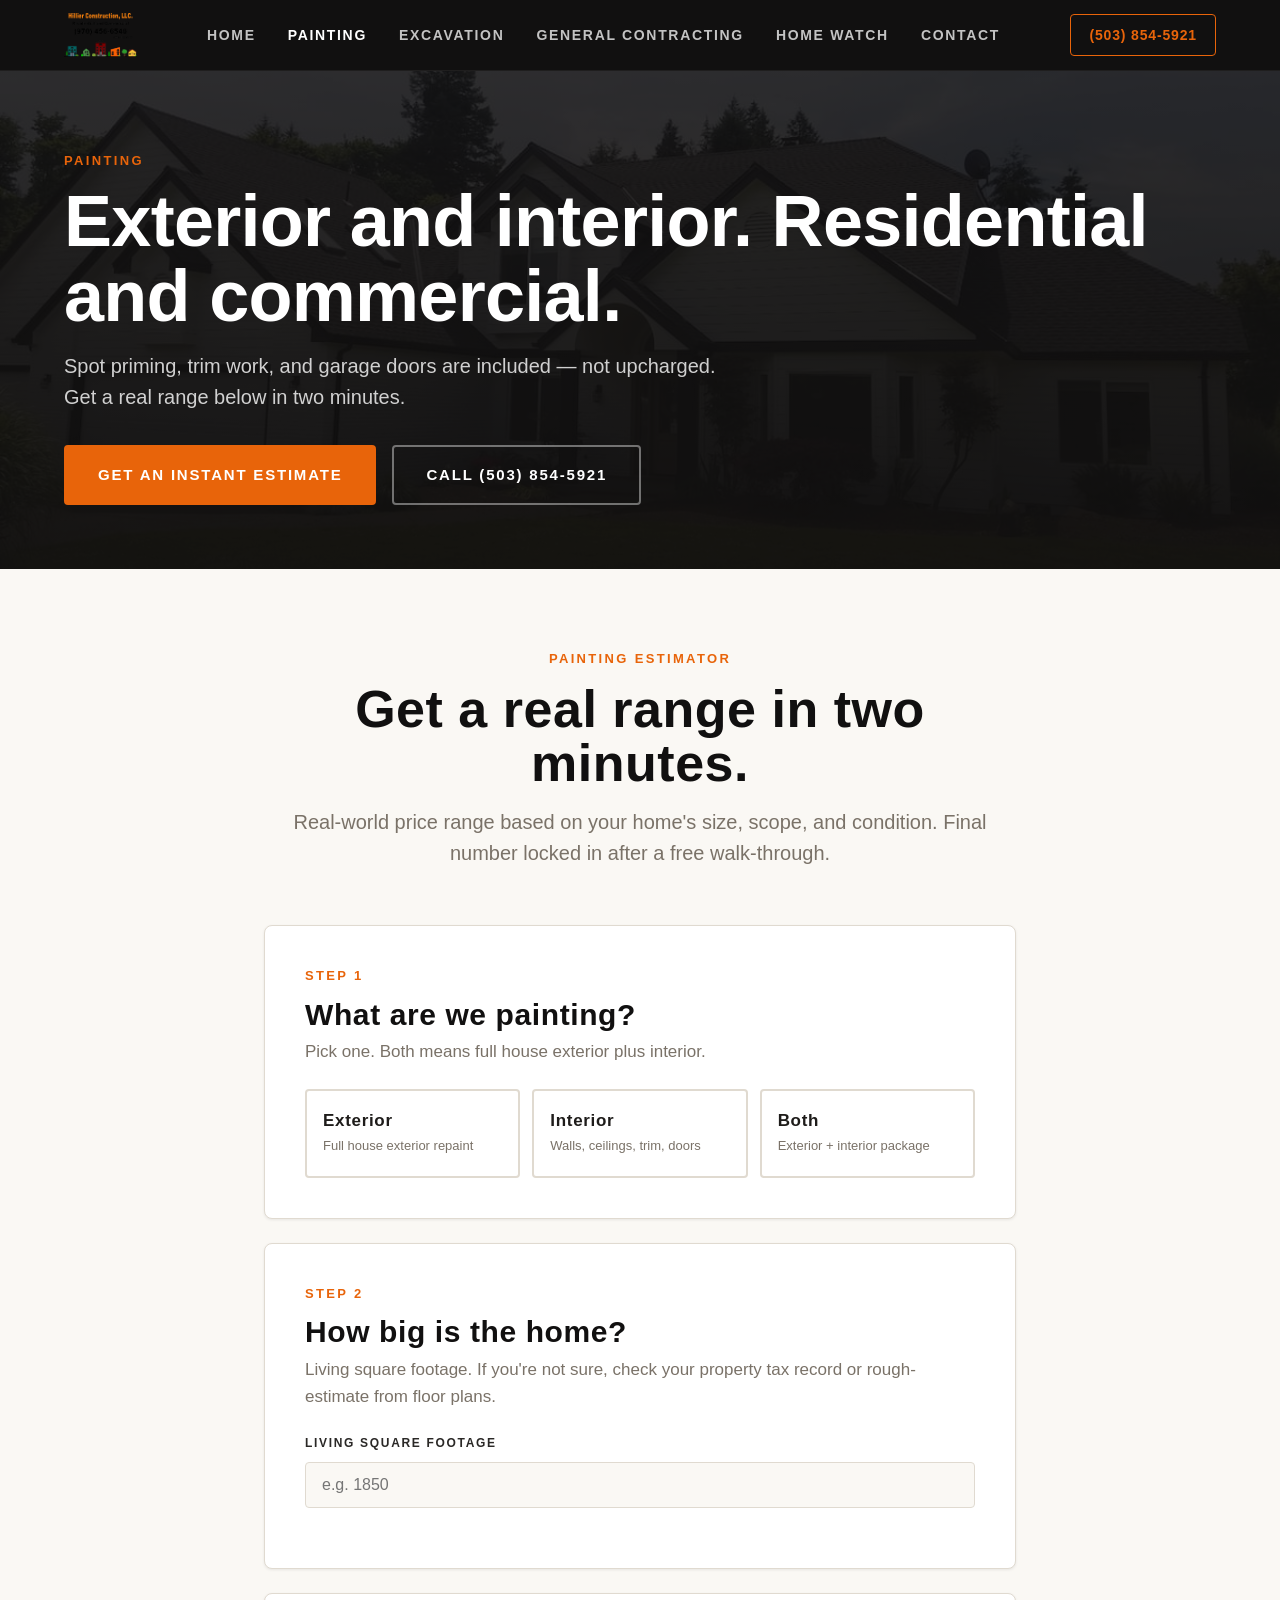
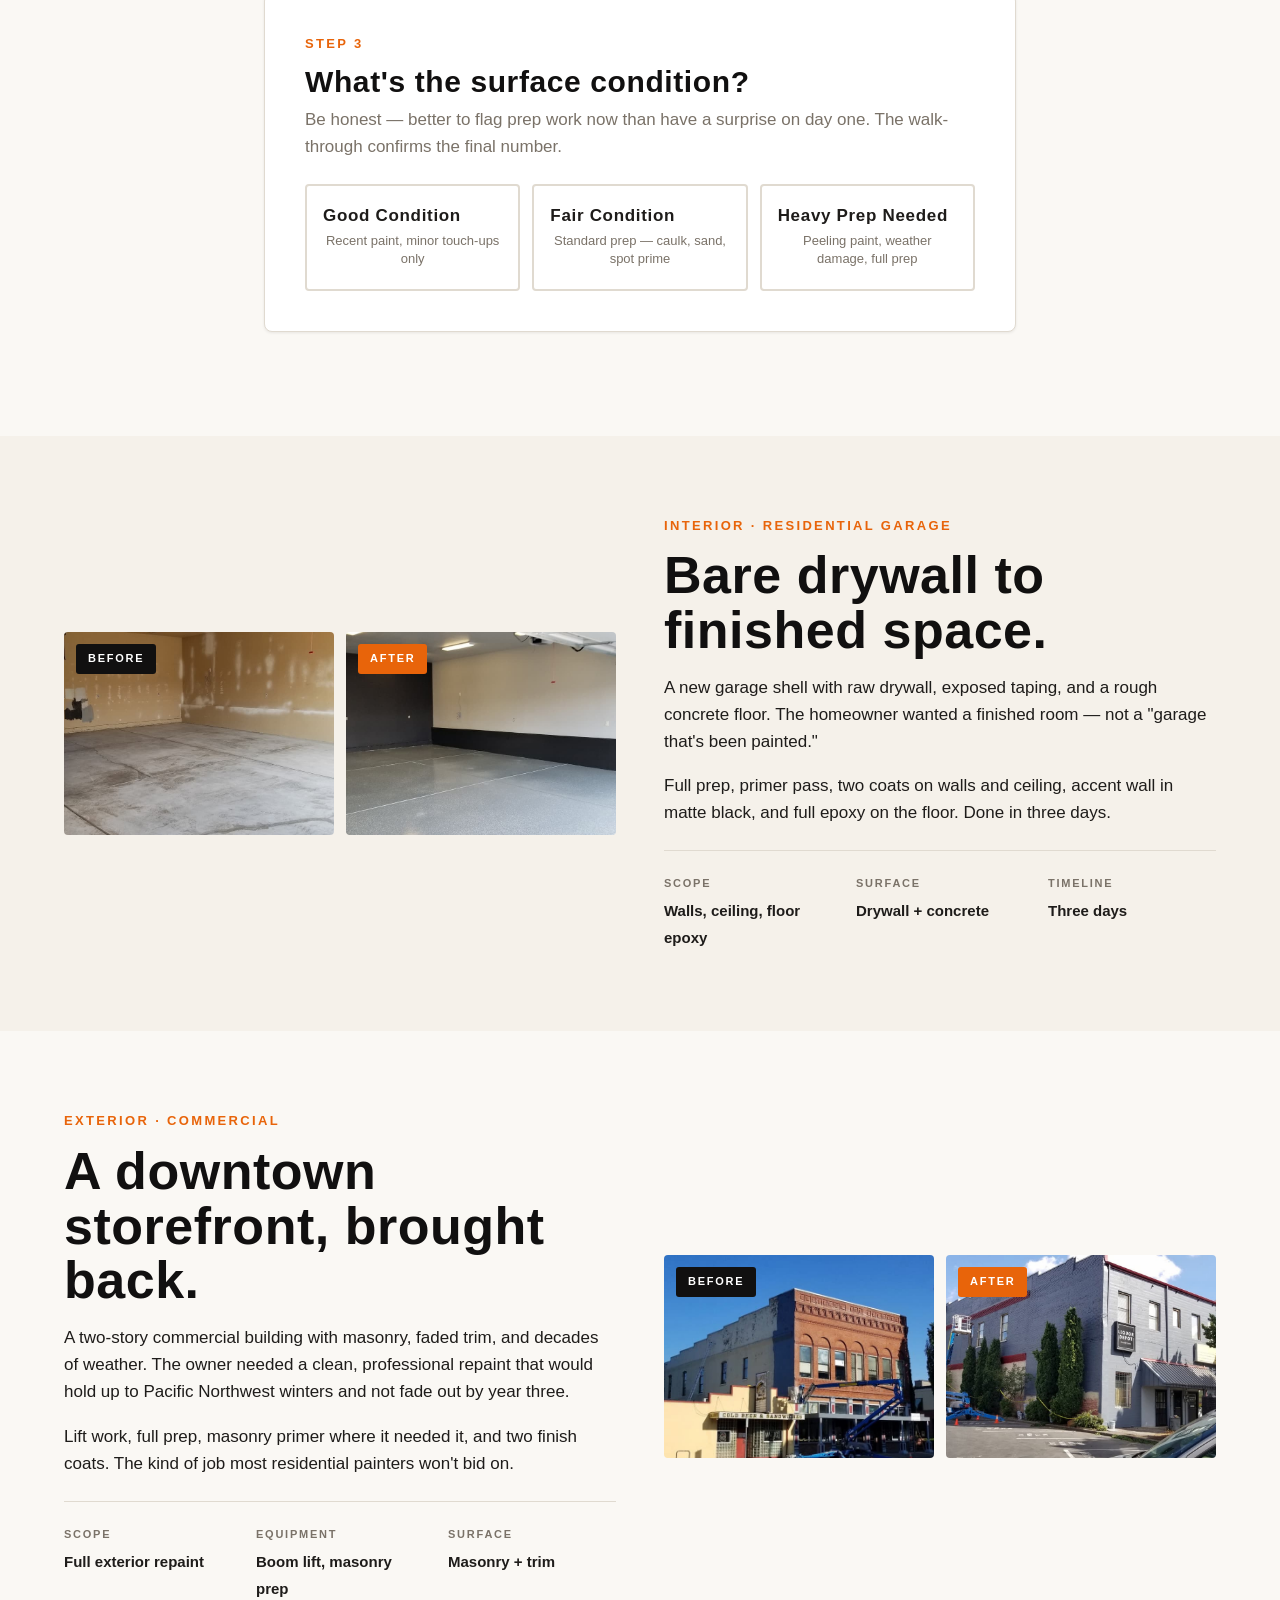
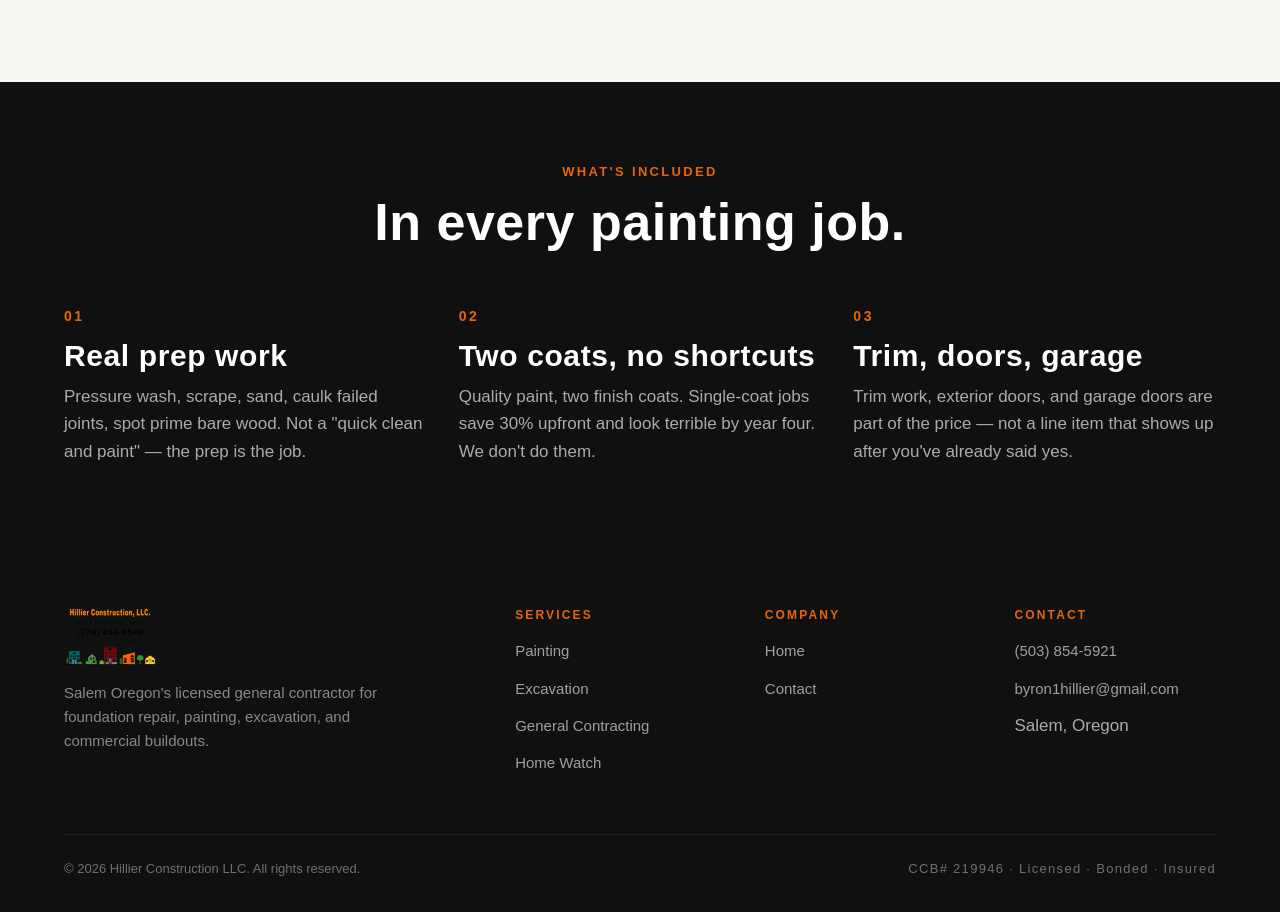
<file: painting.html>
<!DOCTYPE html>
<html lang="en">
<head>
<meta charset="UTF-8">
<meta name="viewport" content="width=device-width, initial-scale=1.0">
<title>Painting — Hillier Construction | Salem Oregon Painting Contractor</title>
<meta name="description" content="Exterior and interior painting in Salem Oregon. Get an instant estimate range. Spot priming and trim included. Licensed CCB# 219946.">
<link rel="stylesheet" href="styles.css">
</head>
<body>

<!-- ===== HEADER ===== -->
<header class="site-header">
  <nav class="nav">
    <a href="index.html" class="nav-logo"><img src="images/LogoHillier.png" alt="Hillier Construction" class="nav-logo-img"></a>
    <ul class="nav-links" id="navLinks">
      <li><a href="index.html">Home</a></li>
      <li><a href="painting.html" class="active">Painting</a></li>
      <li><a href="excavation.html">Excavation</a></li>
      <li><a href="gc.html">General Contracting</a></li>
      <li><a href="home-watch.html">Home Watch</a></li>
      <li><a href="contact.html">Contact</a></li>
    </ul>
    <a href="tel:5038545921" class="nav-phone">(503) 854-5921</a>
    <button class="nav-toggle" onclick="document.getElementById('navLinks').classList.toggle('open')">
      <span></span><span></span><span></span>
    </button>
  </nav>
</header>

<!-- ===== PAGE HEADER ===== -->
<section class="page-header">
  <div class="page-header-image" style="background-image: url('images/HeroAfterPaint.jpg');"></div>
  <div class="container">
    <span class="eyebrow">Painting</span>
    <h1>Exterior and interior. Residential and commercial.</h1>
    <p class="lead">Spot priming, trim work, and garage doors are included — not upcharged. Get a real range below in two minutes.</p>
    <div class="hero-actions" style="margin-top: 32px;">
      <a href="#estimator" class="btn btn-primary">Get an Instant Estimate</a>
      <a href="tel:5038545921" class="btn btn-outline">Call (503) 854-5921</a>
    </div>
  </div>
</section>

<!-- ===== ESTIMATOR ===== -->
<section id="estimator">
  <div class="container-narrow">

    <div class="section-header">
      <span class="eyebrow">Painting Estimator</span>
      <h2>Get a real range in two minutes.</h2>
      <p class="lead">Real-world price range based on your home's size, scope, and condition. Final number locked in after a free walk-through.</p>
    </div>

    <!-- STEP 1: Type -->
    <div class="form-card" style="margin-bottom: 24px;">
      <span class="eyebrow">Step 1</span>
      <h3 style="margin-bottom: 8px;">What are we painting?</h3>
      <p style="color: var(--muted); margin-bottom: 24px;">Pick one. Both means full house exterior plus interior.</p>

      <div class="estimator-grid">
        <button type="button" class="estimator-option" onclick="pickType('exterior', this)">
          <span class="opt-label">Exterior</span>
          <span class="opt-sub">Full house exterior repaint</span>
        </button>
        <button type="button" class="estimator-option" onclick="pickType('interior', this)">
          <span class="opt-label">Interior</span>
          <span class="opt-sub">Walls, ceilings, trim, doors</span>
        </button>
        <button type="button" class="estimator-option" onclick="pickType('both', this)">
          <span class="opt-label">Both</span>
          <span class="opt-sub">Exterior + interior package</span>
        </button>
      </div>
    </div>

    <!-- STEP 2: Size -->
    <div class="form-card" style="margin-bottom: 24px;">
      <span class="eyebrow">Step 2</span>
      <h3 style="margin-bottom: 8px;">How big is the home?</h3>
      <p style="color: var(--muted); margin-bottom: 24px;">Living square footage. If you're not sure, check your property tax record or rough-estimate from floor plans.</p>

      <div class="form-group">
        <label class="form-label" for="sqft">Living square footage</label>
        <input type="number" id="sqft" class="form-input" placeholder="e.g. 1850" min="500" max="20000" oninput="updateEstimate()">
      </div>
    </div>

    <!-- STEP 3: Condition -->
    <div class="form-card" style="margin-bottom: 24px;">
      <span class="eyebrow">Step 3</span>
      <h3 style="margin-bottom: 8px;">What's the surface condition?</h3>
      <p style="color: var(--muted); margin-bottom: 24px;">Be honest — better to flag prep work now than have a surprise on day one. The walk-through confirms the final number.</p>

      <div class="estimator-grid">
        <button type="button" class="estimator-option" onclick="pickCondition('good', this)">
          <span class="opt-label">Good Condition</span>
          <span class="opt-sub">Recent paint, minor touch-ups only</span>
        </button>
        <button type="button" class="estimator-option" onclick="pickCondition('fair', this)">
          <span class="opt-label">Fair Condition</span>
          <span class="opt-sub">Standard prep — caulk, sand, spot prime</span>
        </button>
        <button type="button" class="estimator-option" onclick="pickCondition('heavy', this)">
          <span class="opt-label">Heavy Prep Needed</span>
          <span class="opt-sub">Peeling paint, weather damage, full prep</span>
        </button>
      </div>
    </div>

    <!-- ESTIMATE DISPLAY -->
    <div id="estimateBox" class="estimate-display" style="display: none;">
      <div class="estimate-inner">
        <span class="eyebrow" style="color: var(--orange);">Your Estimate Range</span>
        <div class="estimate-amount" id="estimateAmount">$0 – $0</div>
        <p class="estimate-note">Range covers standard prep through heavy prep work. Final number locked in after a free walk-through.</p>

        <div class="estimate-breakdown">
          <div class="bk-row"><span>Project type</span><span id="bkType">—</span></div>
          <div class="bk-row"><span>Square footage</span><span id="bkSize">—</span></div>
          <div class="bk-row"><span>Surface condition</span><span id="bkCondition">—</span></div>
          <div class="bk-row"><span>Two finish coats</span><span style="color: var(--orange);">Included</span></div>
          <div class="bk-row"><span>Trim, doors, garage</span><span style="color: var(--orange);">Included</span></div>
        </div>
      </div>
    </div>

    <!-- LEAD CAPTURE -->
    <div id="leadBox" class="form-card" style="display: none;">
      <span class="eyebrow">Lock It In</span>
      <h3 style="margin-bottom: 8px;">Want to schedule a walk-through?</h3>
      <p style="color: var(--muted); margin-bottom: 24px;">Send us your info and we'll set up a free site visit to confirm the number and answer questions. No pressure, no obligation.</p>

      <form action="https://formspree.io/f/xaqagqqp" method="POST">
        <input type="hidden" name="trade" value="Painting Estimate">
        <input type="hidden" name="estimate_range" id="hiddenRange">
        <input type="hidden" name="project_type" id="hiddenType">
        <input type="hidden" name="square_footage" id="hiddenSize">
        <input type="hidden" name="surface_condition" id="hiddenCondition">

        <div class="form-row">
          <div class="form-group">
            <label class="form-label" for="name">Name</label>
            <input type="text" id="name" name="name" class="form-input" required>
          </div>
          <div class="form-group">
            <label class="form-label" for="phone">Phone</label>
            <input type="tel" id="phone" name="phone" class="form-input" required>
          </div>
        </div>

        <div class="form-group">
          <label class="form-label" for="email">Email</label>
          <input type="email" id="email" name="email" class="form-input" required>
        </div>

        <div class="form-group">
          <label class="form-label" for="address">Property address</label>
          <input type="text" id="address" name="address" class="form-input" placeholder="Street and city" required>
        </div>

        <div class="form-group">
          <label class="form-label" for="notes">Anything else? <span style="color: var(--muted); font-weight: 400; text-transform: none; letter-spacing: 0;">(optional)</span></label>
          <textarea id="notes" name="notes" class="form-textarea" placeholder="Color preferences, timeline, special requests..."></textarea>
        </div>

        <button type="submit" class="btn btn-primary form-submit">Schedule My Walk-Through</button>
        <p style="color: var(--muted); font-size: 13px; margin-top: 16px; text-align: center;">We respond within one business day. Free walk-through, no obligation.</p>
      </form>
    </div>

  </div>
</section>

<!-- ===== BEFORE / AFTER — RESIDENTIAL ===== -->
<section class="section-stone">
  <div class="container">

    <div class="case-study">
      <div class="before-after">
        <figure>
          <img src="images/PaintGarageBefore.jpg" alt="Garage before painting — bare drywall">
          <figcaption>Before</figcaption>
        </figure>
        <figure class="after">
          <img src="images/PaintGarageAfter.jpg" alt="Garage after painting — finished interior">
          <figcaption>After</figcaption>
        </figure>
      </div>
      <div class="case-study-body">
        <span class="eyebrow">Interior · Residential Garage</span>
        <h2>Bare drywall to finished space.</h2>
        <p>A new garage shell with raw drywall, exposed taping, and a rough concrete floor. The homeowner wanted a finished room — not a "garage that's been painted."</p>
        <p>Full prep, primer pass, two coats on walls and ceiling, accent wall in matte black, and full epoxy on the floor. Done in three days.</p>
        <div class="case-study-meta">
          <div class="case-study-meta-item">
            <span class="case-study-meta-label">Scope</span>
            <span class="case-study-meta-value">Walls, ceiling, floor epoxy</span>
          </div>
          <div class="case-study-meta-item">
            <span class="case-study-meta-label">Surface</span>
            <span class="case-study-meta-value">Drywall + concrete</span>
          </div>
          <div class="case-study-meta-item">
            <span class="case-study-meta-label">Timeline</span>
            <span class="case-study-meta-value">Three days</span>
          </div>
        </div>
      </div>
    </div>

  </div>
</section>

<!-- ===== BEFORE / AFTER — COMMERCIAL ===== -->
<section>
  <div class="container">

    <div class="case-study reverse">
      <div class="before-after">
        <figure>
          <img src="images/LiquorstoreBefore.jpg" alt="Commercial building before paint — patched and prepped">
          <figcaption>Before</figcaption>
        </figure>
        <figure class="after">
          <img src="images/LiquorstoreAfter.jpg" alt="Commercial building after paint — fresh storefront">
          <figcaption>After</figcaption>
        </figure>
      </div>
      <div class="case-study-body">
        <span class="eyebrow">Exterior · Commercial</span>
        <h2>A downtown storefront, brought back.</h2>
        <p>A two-story commercial building with masonry, faded trim, and decades of weather. The owner needed a clean, professional repaint that would hold up to Pacific Northwest winters and not fade out by year three.</p>
        <p>Lift work, full prep, masonry primer where it needed it, and two finish coats. The kind of job most residential painters won't bid on.</p>
        <div class="case-study-meta">
          <div class="case-study-meta-item">
            <span class="case-study-meta-label">Scope</span>
            <span class="case-study-meta-value">Full exterior repaint</span>
          </div>
          <div class="case-study-meta-item">
            <span class="case-study-meta-label">Equipment</span>
            <span class="case-study-meta-value">Boom lift, masonry prep</span>
          </div>
          <div class="case-study-meta-item">
            <span class="case-study-meta-label">Surface</span>
            <span class="case-study-meta-value">Masonry + trim</span>
          </div>
        </div>
      </div>
    </div>

  </div>
</section>

<!-- ===== WHAT'S INCLUDED ===== -->
<section class="section-dark">
  <div class="container">
    <div class="section-header">
      <span class="eyebrow" style="color: var(--orange);">What's Included</span>
      <h2 style="color: white;">In every painting job.</h2>
    </div>

    <div class="value-grid">
      <div class="value-item">
        <span class="value-number">01</span>
        <h3 style="color: white;">Real prep work</h3>
        <p style="color: rgba(255,255,255,0.65);">Pressure wash, scrape, sand, caulk failed joints, spot prime bare wood. Not a "quick clean and paint" — the prep is the job.</p>
      </div>
      <div class="value-item">
        <span class="value-number">02</span>
        <h3 style="color: white;">Two coats, no shortcuts</h3>
        <p style="color: rgba(255,255,255,0.65);">Quality paint, two finish coats. Single-coat jobs save 30% upfront and look terrible by year four. We don't do them.</p>
      </div>
      <div class="value-item">
        <span class="value-number">03</span>
        <h3 style="color: white;">Trim, doors, garage</h3>
        <p style="color: rgba(255,255,255,0.65);">Trim work, exterior doors, and garage doors are part of the price — not a line item that shows up after you've already said yes.</p>
      </div>
    </div>
  </div>
</section>

<!-- ===== FOOTER ===== -->
<footer class="site-footer">
  <div class="container">
    <div class="footer-grid">
      <div class="footer-brand">
        <img src="images/LogoHillier.png" alt="Hillier Construction" class="footer-logo-img">
        <p>Salem Oregon's licensed general contractor for foundation repair, painting, excavation, and commercial buildouts.</p>
      </div>
      <div class="footer-col">
        <h4>Services</h4>
        <ul>
          <li><a href="painting.html">Painting</a></li>
          <li><a href="excavation.html">Excavation</a></li>
          <li><a href="gc.html">General Contracting</a></li>
          <li><a href="home-watch.html">Home Watch</a></li>
        </ul>
      </div>
      <div class="footer-col">
        <h4>Company</h4>
        <ul>
          <li><a href="index.html">Home</a></li>
          <li><a href="contact.html">Contact</a></li>
        </ul>
      </div>
      <div class="footer-col">
        <h4>Contact</h4>
        <ul>
          <li><a href="tel:5038545921">(503) 854-5921</a></li>
          <li><a href="mailto:byron1hillier@gmail.com">byron1hillier@gmail.com</a></li>
          <li>Salem, Oregon</li>
        </ul>
      </div>
    </div>
    <div class="footer-bottom">
      <span>© 2026 Hillier Construction LLC. All rights reserved.</span>
      <span class="ccb">CCB# 219946 · Licensed · Bonded · Insured</span>
    </div>
  </div>
</footer>

<script>
const state = { type: null, sqft: null, condition: null };

const RATES = {
  exterior: 5,
  interior: 4,
  both: 9
};

const TYPE_LABELS = {
  exterior: 'Exterior',
  interior: 'Interior',
  both: 'Exterior + Interior'
};

const CONDITION_MULT = {
  good: { low: 0.85, high: 1.05 },
  fair: { low: 1.00, high: 1.20 },
  heavy: { low: 1.15, high: 1.40 }
};

const CONDITION_LABELS = {
  good: 'Good — minor touch-up',
  fair: 'Fair — standard prep',
  heavy: 'Heavy prep needed'
};

function pickType(t, btn) {
  state.type = t;
  btn.parentElement.querySelectorAll('.estimator-option').forEach(b => b.classList.remove('selected'));
  btn.classList.add('selected');
  updateEstimate();
}

function pickCondition(c, btn) {
  state.condition = c;
  btn.parentElement.querySelectorAll('.estimator-option').forEach(b => b.classList.remove('selected'));
  btn.classList.add('selected');
  updateEstimate();
}

function updateEstimate() {
  const sqft = parseFloat(document.getElementById('sqft').value);
  state.sqft = sqft;

  if (!state.type || !state.sqft || state.sqft < 500 || !state.condition) {
    document.getElementById('estimateBox').style.display = 'none';
    document.getElementById('leadBox').style.display = 'none';
    return;
  }

  const rate = RATES[state.type];
  const mult = CONDITION_MULT[state.condition];
  const base = sqft * rate;
  const low = Math.round(base * mult.low / 50) * 50;
  const high = Math.round(base * mult.high / 50) * 50;

  document.getElementById('estimateAmount').textContent =
    '$' + low.toLocaleString() + ' – $' + high.toLocaleString();

  document.getElementById('bkType').textContent = TYPE_LABELS[state.type];
  document.getElementById('bkSize').textContent = sqft.toLocaleString() + ' sq ft';
  document.getElementById('bkCondition').textContent = CONDITION_LABELS[state.condition];

  document.getElementById('hiddenRange').value = '$' + low.toLocaleString() + ' – $' + high.toLocaleString();
  document.getElementById('hiddenType').value = TYPE_LABELS[state.type];
  document.getElementById('hiddenSize').value = sqft + ' sq ft';
  document.getElementById('hiddenCondition').value = CONDITION_LABELS[state.condition];

  document.getElementById('estimateBox').style.display = 'block';
  document.getElementById('leadBox').style.display = 'block';
}
</script>

</body>
</html>
</file>
<file: styles.css>
/* ============================================
   HILLIER CONSTRUCTION — DESIGN SYSTEM
   Built on TradeLine Digital framework
   ============================================ */

/* ---------- TOKENS ---------- */
:root {
  --orange: #E8640A;
  --orange-dark: #B84E08;
  --orange-light: #FDF0E8;
  --black: #111010;
  --charcoal: #2A2826;
  --stone: #E8E3DB;
  --warm-white: #FAF8F4;
  --off-white: #F5F1EA;
  --text: #1E1C1A;
  --muted: #7A7268;
  --border: #E0DAD0;
  --shadow-sm: 0 1px 3px rgba(0,0,0,0.08);
  --shadow-md: 0 4px 12px rgba(0,0,0,0.10);
  --shadow-lg: 0 8px 32px rgba(0,0,0,0.12);
  --radius: 4px;
  --radius-lg: 8px;
  --max-width: 1200px;
  --gutter: 24px;
}

/* ---------- FONTS ---------- */
@import url('https://fonts.googleapis.com/css2?family=Barlow+Condensed:wght@500;600;700;800;900&family=Barlow:wght@300;400;500;600;700&display=swap');

/* ---------- RESET ---------- */
*, *::before, *::after {
  margin: 0;
  padding: 0;
  box-sizing: border-box;
}

html {
  scroll-behavior: smooth;
  -webkit-text-size-adjust: 100%;
}

body {
  font-family: 'Barlow', sans-serif;
  font-weight: 400;
  font-size: 17px;
  line-height: 1.6;
  color: var(--text);
  background: var(--warm-white);
  -webkit-font-smoothing: antialiased;
  -moz-osx-font-smoothing: grayscale;
}

img {
  max-width: 100%;
  height: auto;
  display: block;
}

a {
  color: var(--orange);
  text-decoration: none;
  transition: color 0.2s ease;
}

a:hover {
  color: var(--orange-dark);
}

/* ---------- TYPOGRAPHY ---------- */
h1, h2, h3, h4, h5 {
  font-family: 'Barlow Condensed', sans-serif;
  font-weight: 800;
  letter-spacing: 0.01em;
  line-height: 1.05;
  color: var(--black);
}

h1 {
  font-size: clamp(40px, 6vw, 72px);
  letter-spacing: -0.01em;
}

h2 {
  font-size: clamp(32px, 4.5vw, 52px);
}

h3 {
  font-size: clamp(22px, 2.5vw, 30px);
  letter-spacing: 0.02em;
}

h4 {
  font-size: 18px;
  font-weight: 700;
  letter-spacing: 0.04em;
  text-transform: uppercase;
}

p {
  margin-bottom: 1em;
}

p:last-child {
  margin-bottom: 0;
}

.eyebrow {
  font-family: 'Barlow Condensed', sans-serif;
  font-size: 13px;
  font-weight: 700;
  letter-spacing: 0.18em;
  text-transform: uppercase;
  color: var(--orange);
  margin-bottom: 12px;
  display: block;
}

.lead {
  font-size: 20px;
  line-height: 1.55;
  color: var(--charcoal);
  font-weight: 400;
}

/* ---------- LAYOUT ---------- */
.container {
  max-width: var(--max-width);
  margin: 0 auto;
  padding: 0 var(--gutter);
}

.container-narrow {
  max-width: 800px;
  margin: 0 auto;
  padding: 0 var(--gutter);
}

section {
  padding: 80px 0;
}

@media (max-width: 768px) {
  section {
    padding: 56px 0;
  }
}

/* ---------- HEADER / NAV ---------- */
.site-header {
  background: var(--black);
  position: sticky;
  top: 0;
  z-index: 100;
  border-bottom: 1px solid rgba(255,255,255,0.06);
}

.nav {
  display: flex;
  align-items: center;
  justify-content: space-between;
  height: 70px;
  padding: 0 var(--gutter);
  max-width: var(--max-width);
  margin: 0 auto;
}

.nav-logo {
  font-family: 'Barlow Condensed', sans-serif;
  font-size: 22px;
  font-weight: 900;
  letter-spacing: 0.04em;
  color: white;
  text-transform: uppercase;
}

.nav-logo span {
  color: var(--orange);
}

.nav-links {
  display: flex;
  list-style: none;
  gap: 32px;
  align-items: center;
}

.nav-links a {
  font-family: 'Barlow Condensed', sans-serif;
  font-size: 14px;
  font-weight: 700;
  letter-spacing: 0.12em;
  text-transform: uppercase;
  color: rgba(255,255,255,0.75);
  transition: color 0.2s ease;
}

.nav-links a:hover,
.nav-links a.active {
  color: white;
}

.nav-phone {
  font-family: 'Barlow Condensed', sans-serif;
  font-size: 14px;
  font-weight: 700;
  letter-spacing: 0.06em;
  color: var(--orange);
  padding: 9px 18px;
  border: 1.5px solid var(--orange);
  border-radius: var(--radius);
  transition: all 0.2s ease;
}

.nav-phone:hover {
  background: var(--orange);
  color: white;
}

.nav-toggle {
  display: none;
  background: none;
  border: none;
  color: white;
  cursor: pointer;
  padding: 8px;
}

.nav-toggle span {
  display: block;
  width: 24px;
  height: 2px;
  background: white;
  margin: 5px 0;
  transition: 0.3s;
}

@media (max-width: 900px) {
  .nav-toggle {
    display: block;
  }
  .nav-links {
    position: absolute;
    top: 70px;
    left: 0;
    right: 0;
    background: var(--black);
    flex-direction: column;
    padding: 24px;
    gap: 20px;
    border-top: 1px solid rgba(255,255,255,0.06);
    display: none;
  }
  .nav-links.open {
    display: flex;
  }
  .nav-phone {
    display: none;
  }
}

/* ---------- BUTTONS ---------- */
.btn {
  display: inline-block;
  font-family: 'Barlow Condensed', sans-serif;
  font-size: 15px;
  font-weight: 700;
  letter-spacing: 0.12em;
  text-transform: uppercase;
  padding: 16px 32px;
  border-radius: var(--radius);
  border: 2px solid transparent;
  cursor: pointer;
  transition: all 0.2s ease;
  text-decoration: none;
  text-align: center;
}

.btn-primary {
  background: var(--orange);
  color: white;
  border-color: var(--orange);
}

.btn-primary:hover {
  background: var(--orange-dark);
  border-color: var(--orange-dark);
  color: white;
  transform: translateY(-1px);
  box-shadow: var(--shadow-md);
}

.btn-outline {
  background: transparent;
  color: white;
  border-color: rgba(255,255,255,0.4);
}

.btn-outline:hover {
  background: white;
  color: var(--black);
  border-color: white;
}

.btn-dark {
  background: var(--black);
  color: white;
  border-color: var(--black);
}

.btn-dark:hover {
  background: var(--charcoal);
  border-color: var(--charcoal);
  color: white;
}

/* ---------- HERO ---------- */
.hero {
  position: relative;
  min-height: 600px;
  display: flex;
  align-items: center;
  background: var(--black);
  color: white;
  overflow: hidden;
}

.hero-image {
  position: absolute;
  inset: 0;
  background-size: cover;
  background-position: center;
  opacity: 0.55;
}

.hero-image::after {
  content: '';
  position: absolute;
  inset: 0;
  background: linear-gradient(180deg, rgba(17,16,16,0.45) 0%, rgba(17,16,16,0.85) 100%);
}

.hero-content {
  position: relative;
  z-index: 2;
  max-width: var(--max-width);
  margin: 0 auto;
  padding: 100px var(--gutter);
  width: 100%;
}

.hero h1 {
  color: white;
  max-width: 16ch;
  margin-bottom: 24px;
}

.hero .lead {
  color: rgba(255,255,255,0.85);
  max-width: 56ch;
  margin-bottom: 36px;
}

.hero-actions {
  display: flex;
  gap: 16px;
  flex-wrap: wrap;
}

.hero .eyebrow {
  color: var(--orange);
}

/* ---------- PAGE HEADER (sub pages) ---------- */
.page-header {
  background: var(--black);
  color: white;
  padding: 80px 0 64px;
  position: relative;
  overflow: hidden;
}

.page-header-image {
  position: absolute;
  inset: 0;
  background-size: cover;
  background-position: center;
  opacity: 0.35;
}

.page-header-image::after {
  content: '';
  position: absolute;
  inset: 0;
  background: linear-gradient(180deg, rgba(17,16,16,0.6) 0%, rgba(17,16,16,0.9) 100%);
}

.page-header .container {
  position: relative;
  z-index: 2;
}

.page-header h1 {
  color: white;
  margin-bottom: 16px;
}

.page-header .lead {
  color: rgba(255,255,255,0.8);
  max-width: 60ch;
}

/* ---------- SECTIONS ---------- */
.section-dark {
  background: var(--black);
  color: white;
}

.section-dark h1, .section-dark h2, .section-dark h3, .section-dark h4 {
  color: white;
}

.section-stone {
  background: var(--off-white);
}

.section-header {
  text-align: center;
  max-width: 700px;
  margin: 0 auto 56px;
}

.section-header h2 {
  margin-bottom: 16px;
}

.section-header .lead {
  color: var(--muted);
}

/* ---------- SERVICE CARDS ---------- */
.service-grid {
  display: grid;
  grid-template-columns: repeat(3, 1fr);
  gap: 24px;
}

@media (max-width: 900px) {
  .service-grid {
    grid-template-columns: 1fr;
  }
}

.service-card {
  background: white;
  border: 1px solid var(--border);
  border-radius: var(--radius-lg);
  overflow: hidden;
  transition: all 0.25s ease;
  display: flex;
  flex-direction: column;
}

.service-card:hover {
  transform: translateY(-4px);
  box-shadow: var(--shadow-lg);
  border-color: var(--orange);
}

.service-card-image {
  aspect-ratio: 16 / 10;
  background-size: cover;
  background-position: center;
  background-color: var(--stone);
}

.service-card-body {
  padding: 28px;
  flex: 1;
  display: flex;
  flex-direction: column;
}

.service-card h3 {
  margin-bottom: 12px;
}

.service-card p {
  color: var(--muted);
  margin-bottom: 20px;
  flex: 1;
}

.service-card-link {
  font-family: 'Barlow Condensed', sans-serif;
  font-size: 14px;
  font-weight: 700;
  letter-spacing: 0.14em;
  text-transform: uppercase;
  color: var(--orange);
  display: inline-flex;
  align-items: center;
  gap: 8px;
}

.service-card-link::after {
  content: '→';
  transition: transform 0.2s ease;
}

.service-card:hover .service-card-link::after {
  transform: translateX(4px);
}

/* ---------- CASE STUDY ---------- */
.case-study {
  display: grid;
  grid-template-columns: 1fr 1fr;
  gap: 48px;
  align-items: center;
  margin-bottom: 80px;
}

.case-study:last-child {
  margin-bottom: 0;
}

.case-study.reverse {
  direction: rtl;
}

.case-study.reverse > * {
  direction: ltr;
}

@media (max-width: 900px) {
  .case-study, .case-study.reverse {
    grid-template-columns: 1fr;
    gap: 32px;
    direction: ltr;
  }
}

.case-study-images {
  display: grid;
  grid-template-columns: 1fr 1fr;
  gap: 8px;
}

.case-study-images.three {
  grid-template-columns: 1fr 1fr;
  grid-template-rows: 1fr 1fr;
}

.case-study-images.three img:first-child {
  grid-column: 1 / -1;
}

.case-study-images img {
  width: 100%;
  aspect-ratio: 4 / 3;
  object-fit: cover;
  border-radius: var(--radius);
  box-shadow: var(--shadow-md);
}

.case-study-body h2 {
  margin-bottom: 16px;
}

.case-study-meta {
  display: flex;
  gap: 24px;
  margin-top: 24px;
  padding-top: 24px;
  border-top: 1px solid var(--border);
  flex-wrap: wrap;
}

.case-study-meta-item {
  flex: 1;
  min-width: 120px;
}

.case-study-meta-label {
  font-family: 'Barlow Condensed', sans-serif;
  font-size: 11px;
  font-weight: 700;
  letter-spacing: 0.16em;
  text-transform: uppercase;
  color: var(--muted);
  display: block;
  margin-bottom: 4px;
}

.case-study-meta-value {
  font-size: 15px;
  font-weight: 600;
  color: var(--text);
}

/* ---------- BEFORE / AFTER ---------- */
.before-after {
  display: grid;
  grid-template-columns: 1fr 1fr;
  gap: 12px;
}

.before-after figure {
  position: relative;
}

.before-after img {
  width: 100%;
  aspect-ratio: 4 / 3;
  object-fit: cover;
  border-radius: var(--radius);
}

.before-after figcaption {
  position: absolute;
  top: 12px;
  left: 12px;
  background: var(--black);
  color: white;
  font-family: 'Barlow Condensed', sans-serif;
  font-size: 11px;
  font-weight: 700;
  letter-spacing: 0.16em;
  text-transform: uppercase;
  padding: 6px 12px;
  border-radius: 3px;
}

.before-after figure.after figcaption {
  background: var(--orange);
}

/* ---------- VALUE PROPS ---------- */
.value-grid {
  display: grid;
  grid-template-columns: repeat(3, 1fr);
  gap: 32px;
}

@media (max-width: 900px) {
  .value-grid {
    grid-template-columns: 1fr;
  }
}

.value-item {
  text-align: left;
}

.value-number {
  font-family: 'Barlow Condensed', sans-serif;
  font-size: 14px;
  font-weight: 700;
  letter-spacing: 0.18em;
  color: var(--orange);
  margin-bottom: 12px;
  display: block;
}

.value-item h3 {
  margin-bottom: 12px;
}

.value-item p {
  color: var(--muted);
}

/* ---------- CTA STRIP ---------- */
.cta-strip {
  background: var(--orange);
  color: white;
  padding: 64px 0;
  text-align: center;
}

.cta-strip h2 {
  color: white;
  margin-bottom: 16px;
}

.cta-strip p {
  font-size: 19px;
  color: rgba(255,255,255,0.92);
  margin-bottom: 32px;
  max-width: 56ch;
  margin-left: auto;
  margin-right: auto;
}

.cta-strip .btn {
  background: var(--black);
  color: white;
  border-color: var(--black);
}

.cta-strip .btn:hover {
  background: white;
  color: var(--black);
  border-color: white;
}

/* ---------- FORM ---------- */
.form-card {
  background: white;
  border: 1px solid var(--border);
  border-radius: var(--radius-lg);
  padding: 40px;
  box-shadow: var(--shadow-sm);
}

@media (max-width: 600px) {
  .form-card {
    padding: 28px 20px;
  }
}

.form-group {
  margin-bottom: 20px;
}

.form-row {
  display: grid;
  grid-template-columns: 1fr 1fr;
  gap: 16px;
}

@media (max-width: 600px) {
  .form-row {
    grid-template-columns: 1fr;
  }
}

.form-label {
  display: block;
  font-family: 'Barlow Condensed', sans-serif;
  font-size: 12px;
  font-weight: 700;
  letter-spacing: 0.14em;
  text-transform: uppercase;
  color: var(--charcoal);
  margin-bottom: 8px;
}

.form-input,
.form-select,
.form-textarea {
  width: 100%;
  padding: 13px 16px;
  border: 1.5px solid var(--border);
  border-radius: var(--radius);
  font-family: 'Barlow', sans-serif;
  font-size: 16px;
  color: var(--text);
  background: var(--warm-white);
  outline: none;
  transition: border-color 0.2s ease;
}

.form-input:focus,
.form-select:focus,
.form-textarea:focus {
  border-color: var(--orange);
  background: white;
}

.form-textarea {
  min-height: 120px;
  resize: vertical;
}

.form-submit {
  width: 100%;
  margin-top: 8px;
}

/* ---------- FOOTER ---------- */
.site-footer {
  background: var(--black);
  color: rgba(255,255,255,0.65);
  padding: 64px 0 32px;
}

.footer-grid {
  display: grid;
  grid-template-columns: 2fr 1fr 1fr 1fr;
  gap: 48px;
  margin-bottom: 48px;
}

@media (max-width: 900px) {
  .footer-grid {
    grid-template-columns: 1fr 1fr;
    gap: 32px;
  }
}

@media (max-width: 600px) {
  .footer-grid {
    grid-template-columns: 1fr;
  }
}

.footer-brand .nav-logo {
  font-size: 26px;
  margin-bottom: 16px;
  display: block;
}

.footer-brand p {
  color: rgba(255,255,255,0.5);
  font-size: 15px;
  max-width: 38ch;
}

.footer-col h4 {
  color: white;
  font-size: 12px;
  letter-spacing: 0.18em;
  margin-bottom: 16px;
  color: var(--orange);
}

.footer-col ul {
  list-style: none;
}

.footer-col li {
  margin-bottom: 10px;
}

.footer-col a {
  color: rgba(255,255,255,0.6);
  font-size: 15px;
  transition: color 0.2s ease;
}

.footer-col a:hover {
  color: white;
}

.footer-bottom {
  border-top: 1px solid rgba(255,255,255,0.08);
  padding-top: 24px;
  display: flex;
  justify-content: space-between;
  flex-wrap: wrap;
  gap: 12px;
  font-size: 13px;
  color: rgba(255,255,255,0.4);
}

.footer-bottom .ccb {
  font-family: 'Barlow Condensed', sans-serif;
  letter-spacing: 0.1em;
}

/* ---------- UTILITIES ---------- */
.text-center { text-align: center; }
.mb-0 { margin-bottom: 0; }
.mb-1 { margin-bottom: 12px; }
.mb-2 { margin-bottom: 24px; }
.mb-3 { margin-bottom: 36px; }
.mt-3 { margin-top: 36px; }
/* ---------- LOGO IMAGE ---------- */
.nav-logo-img {
  height: 44px;
  width: auto;
  display: block;
  transition: opacity 0.2s ease;
}

.nav-logo-img:hover {
  opacity: 0.85;
}

.footer-logo-img {
  height: 56px;
  width: auto;
  display: block;
  margin-bottom: 16px;
}

@media (max-width: 600px) {
  .nav-logo-img {
    height: 36px;
  }
  .footer-logo-img {
    height: 48px;
  }
}

/* ---------- ESTIMATOR ---------- */
.estimator-grid {
  display: grid;
  grid-template-columns: repeat(3, 1fr);
  gap: 12px;
}

@media (max-width: 700px) {
  .estimator-grid {
    grid-template-columns: 1fr;
  }
}

.estimator-option {
  background: white;
  border: 2px solid var(--border);
  border-radius: var(--radius);
  padding: 20px 16px;
  cursor: pointer;
  text-align: center;
  transition: all 0.2s ease;
  display: flex;
  flex-direction: column;
  gap: 6px;
  font-family: 'Barlow', sans-serif;
}

.estimator-option:hover {
  border-color: var(--orange);
  background: var(--orange-light);
}

.estimator-option.selected {
  border-color: var(--orange);
  background: var(--orange-light);
  box-shadow: 0 0 0 3px rgba(232, 100, 10, 0.15);
}

.opt-label {
  font-family: 'Barlow Condensed', sans-serif;
  font-size: 17px;
  font-weight: 700;
  letter-spacing: 0.04em;
  color: var(--text);
}

.opt-sub {
  font-size: 13px;
  color: var(--muted);
  line-height: 1.4;
}

.estimate-display {
  background: var(--black);
  color: white;
  border-radius: var(--radius-lg);
  margin-bottom: 24px;
  overflow: hidden;
}

.estimate-inner {
  padding: 40px 32px;
  text-align: center;
}

.estimate-amount {
  font-family: 'Barlow Condensed', sans-serif;
  font-size: clamp(40px, 7vw, 64px);
  font-weight: 800;
  color: var(--orange);
  line-height: 1;
  margin: 16px 0;
}

.estimate-note {
  color: rgba(255,255,255,0.65);
  font-size: 14px;
  max-width: 50ch;
  margin: 0 auto 24px;
}

.estimate-breakdown {
  background: rgba(255,255,255,0.04);
  border-radius: var(--radius);
  padding: 20px 24px;
  text-align: left;
  max-width: 480px;
  margin: 0 auto;
}

.bk-row {
  display: flex;
  justify-content: space-between;
  padding: 10px 0;
  border-bottom: 1px solid rgba(255,255,255,0.08);
  font-size: 14px;
}

.bk-row:last-child {
  border-bottom: none;
}

.bk-row span:first-child {
  color: rgba(255,255,255,0.55);
}

.bk-row span:last-child {
  color: white;
  font-weight: 600;
}
</file>
